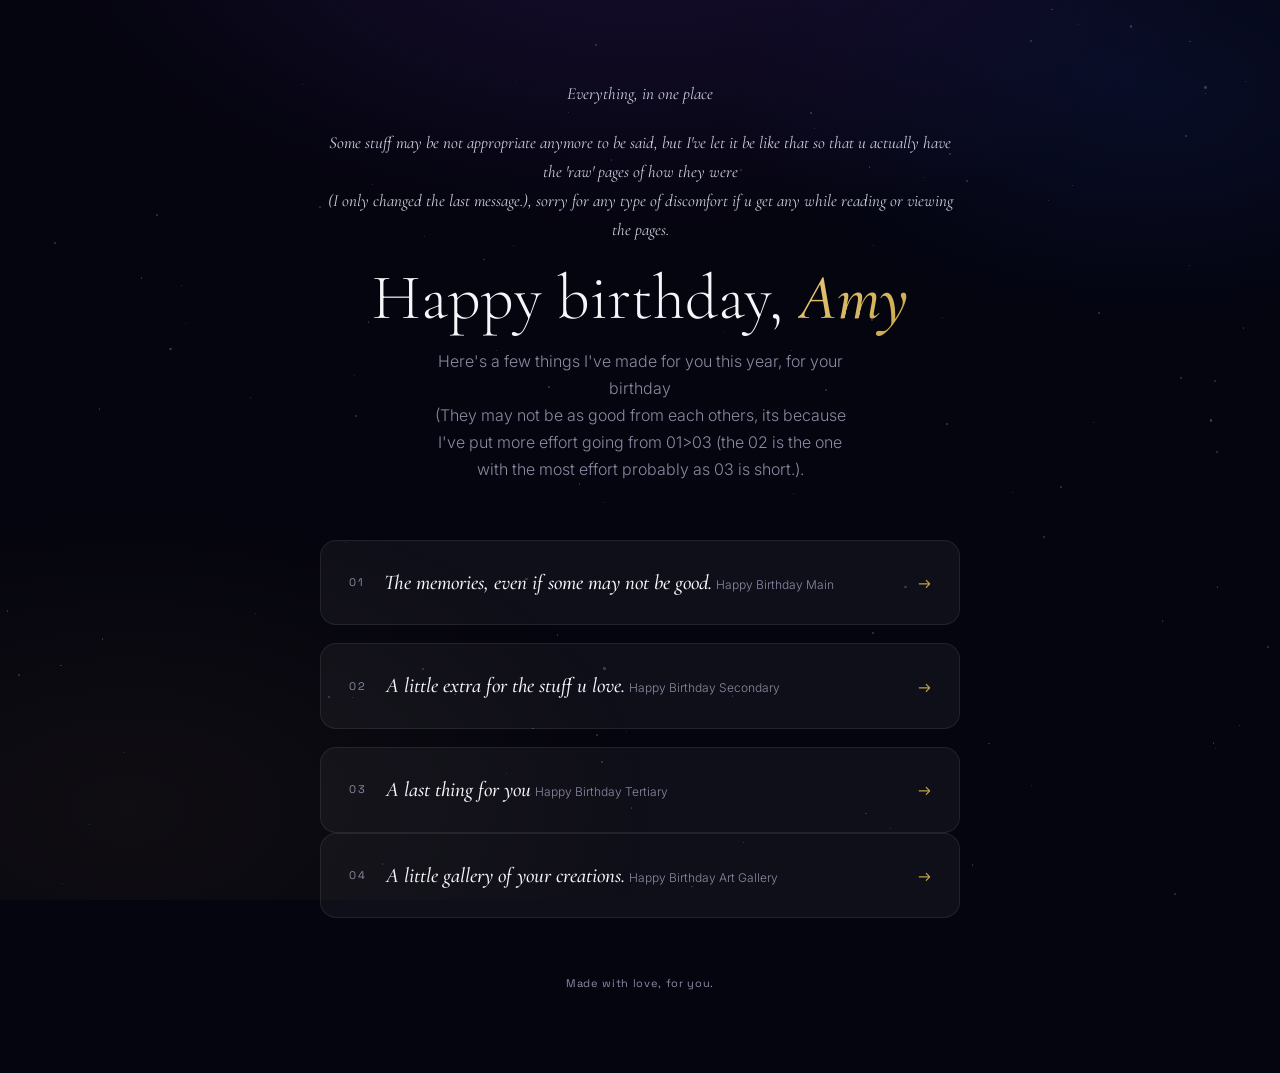
<file: index.html>
<!DOCTYPE html>
<html lang="en">
<head>
<meta charset="UTF-8">
<meta name="viewport" content="width=device-width, initial-scale=1.0">
<title>HBDAYGbl</title>
<meta name="description" content="Everything made for Amy's birthday, in one place.">
<link rel="icon" href="data:image/svg+xml,%3Csvg xmlns='http://www.w3.org/2000/svg' viewBox='0 0 100 100'%3E%3Ctext y='.9em' font-size='90'%3E%E2%9C%A6%3C/text%3E%3C/svg%3E">
<link rel="preconnect" href="https://fonts.googleapis.com">
<link rel="preconnect" href="https://fonts.gstatic.com" crossorigin>
<link href="https://fonts.googleapis.com/css2?family=Cormorant+Garamond:ital,wght@0,300;0,500;1,400;1,500;1,600&family=Inter:wght@300;400;500&family=Space+Grotesk:wght@400;500&display=swap" rel="stylesheet">
<style>
  :root {
    --void: #05050f;
    --night-2: #0d0d20;
    --surface: rgba(255,255,255,0.045);
    --surface-border: rgba(255,255,255,0.08);
    --star: #f6f6fa;
    --platinum: #cfcfe0;
    --muted: #8a8aa3;
    --gold: #c9a84c;
    --gold-light: #e8c97a;
    --violet: #7b3fe4;
    --rose: #e43f6f;
    --gradient-signature: linear-gradient(120deg, var(--gold) 0%, var(--rose) 45%, var(--violet) 100%);
    --gradient-gold: linear-gradient(135deg, var(--gold-light), var(--gold));
    --gradient-night: radial-gradient(ellipse 80% 60% at 50% -10%, rgba(123,63,228,0.16), transparent 60%),
                      radial-gradient(ellipse 60% 50% at 90% 10%, rgba(42,92,255,0.10), transparent 55%),
                      radial-gradient(ellipse 70% 60% at 10% 90%, rgba(201,168,76,0.06), transparent 60%);
    --font-display: 'Cormorant Garamond', Georgia, serif;
    --font-body: 'Inter', system-ui, sans-serif;
    --font-ui: 'Space Grotesk', system-ui, sans-serif;
    --ease-silk: cubic-bezier(0.19, 1, 0.22, 1);
    --spring: cubic-bezier(0.34, 1.56, 0.64, 1);
  }

  * { box-sizing: border-box; margin: 0; padding: 0; }

  body {
    background: var(--void);
    color: var(--star);
    font-family: var(--font-body);
    line-height: 1.7;
    min-height: 100vh;
    overflow-x: hidden;
    position: relative;
    display: flex;
    align-items: center;
    justify-content: center;
    padding: 80px 24px;
  }

  body::before {
    content: '';
    position: fixed;
    inset: 0;
    background: var(--gradient-night);
    pointer-events: none;
    z-index: 0;
  }

  #starfield { position: fixed; inset: 0; z-index: 0; pointer-events: none; overflow: hidden; }
  .star-dot { position: absolute; border-radius: 50%; background: var(--star); opacity: 0.2; animation: twinkle ease-in-out infinite; }
  @keyframes twinkle {
    0%, 100% { opacity: var(--min-op, 0.15); transform: scale(1); }
    50% { opacity: var(--max-op, 0.85); transform: scale(1.3); }
  }

  .hub {
    position: relative;
    z-index: 1;
    max-width: 640px;
    width: 100%;
    text-align: center;
  }

  .hub-eyebrow {
    font-family: var(--font-display);
    font-style: italic;
    font-size: clamp(14px, 1.6vw, 17px);
    color: var(--platinum);
    margin-bottom: 20px;
    opacity: 0;
    transform: translateY(14px);
    filter: blur(6px);
    animation: fadeUp 1.2s 0.2s var(--ease-silk) forwards;
  }

  .hub-title {
    font-family: var(--font-display);
    font-weight: 300;
    font-size: clamp(40px, 7vw, 64px);
    line-height: 1.05;
    margin-bottom: 16px;
    opacity: 0;
    transform: translateY(20px);
    filter: blur(8px);
    animation: fadeUp 1.3s 0.4s var(--ease-silk) forwards;
  }

  .hub-title em {
    font-style: italic;
    font-weight: 500;
    background: var(--gradient-gold);
    -webkit-background-clip: text;
    -webkit-text-fill-color: transparent;
    background-clip: text;
  }

  .hub-subtitle {
    font-size: clamp(14px, 1.5vw, 16px);
    font-weight: 300;
    color: var(--muted);
    max-width: 420px;
    margin: 0 auto 56px;
    opacity: 0;
    transform: translateY(16px);
    filter: blur(6px);
    animation: fadeUp 1.2s 0.65s var(--ease-silk) forwards;
  }

  @keyframes fadeUp {
    to { opacity: 1; transform: translateY(0); filter: blur(0); }
  }

  .hub-links {
    display: flex;
    flex-direction: column;
    gap: 18px;
  }

  .hub-link {
    display: flex;
    align-items: center;
    justify-content: space-between;
    gap: 20px;
    text-align: left;
    text-decoration: none;
    color: var(--star);
    background: var(--surface);
    border: 1px solid var(--surface-border);
    border-radius: 16px;
    padding: 24px 28px;
    opacity: 0;
    transform: translateY(20px);
    filter: blur(6px);
    animation: fadeUp 1s var(--ease-silk) forwards;
    transition: border-color 0.4s, transform 0.4s var(--ease-silk), box-shadow 0.4s;
  }

  .hub-link:nth-child(1) { animation-delay: 0.9s; }
  .hub-link:nth-child(2) { animation-delay: 1.05s; }
  .hub-link:nth-child(3) { animation-delay: 1.2s; }

  .hub-link:hover {
    border-color: rgba(201,168,76,0.3);
    transform: translateY(-4px);
    box-shadow: 0 24px 60px rgba(0,0,0,0.35);
  }

  .hub-link-num {
    font-family: var(--font-ui);
    font-size: 11px;
    letter-spacing: 0.14em;
    color: var(--muted);
    flex-shrink: 0;
  }

  .hub-link-text { flex: 1; }

  .hub-link-title {
    font-family: var(--font-display);
    font-style: italic;
    font-weight: 500;
    font-size: clamp(18px, 2vw, 21px);
    margin-bottom: 4px;
  }

  .hub-link-desc {
    font-size: 12px;
    font-weight: 300;
    color: var(--muted);
  }

  .hub-link-arrow {
    font-family: var(--font-ui);
    font-size: 16px;
    color: var(--gold);
    transition: transform 0.35s var(--spring);
    flex-shrink: 0;
  }

  .hub-link:hover .hub-link-arrow { transform: translateX(5px); }

  .hub-footer {
    margin-top: 56px;
    font-family: var(--font-ui);
    font-size: 11px;
    letter-spacing: 0.06em;
    color: var(--muted);
    opacity: 0;
    animation: fadeUp 1s 1.5s var(--ease-silk) forwards;
  }

  @media (prefers-reduced-motion: reduce) {
    *, *::before, *::after {
      animation-duration: 0.01ms !important;
      animation-iteration-count: 1 !important;
      transition-duration: 0.01ms !important;
    }
    .hub-eyebrow, .hub-title, .hub-subtitle, .hub-link, .hub-footer {
      opacity: 1 !important; transform: none !important; filter: none !important;
    }
  }

  #countdown-gate {
  position: fixed;
  inset: 0;
  z-index: 99999;
  background: var(--void, #05050f);
  display: flex;
  align-items: center;
  justify-content: center;
  padding: 24px;
  text-align: center;
  overflow: hidden;
}
.cg-inner { position: relative; z-index: 1; max-width: 560px; }
.cg-eyebrow {
  font-family: var(--font-display, serif);
  font-style: italic;
  color: var(--gold-light, #e8c97a);
  letter-spacing: 0.08em;
  margin-bottom: 22px;
  font-size: clamp(13px, 1.5vw, 15px);
}
.cg-title {
  font-family: var(--font-display, serif);
  font-weight: 300;
  font-size: clamp(30px, 5.5vw, 52px);
  line-height: 1.15;
  margin-bottom: 18px;
  color: var(--star, #f6f6fa);
}
.cg-title em {
  font-style: italic;
  font-weight: 500;
  background: var(--gradient-gold, linear-gradient(135deg,#e8c97a,#c9a84c));
  -webkit-background-clip: text;
  -webkit-text-fill-color: transparent;
  background-clip: text;
}
.cg-sub { color: var(--muted, #8a8aa3); font-size: 13px; font-weight: 300; margin-bottom: 4px; }
.cg-date {
  font-family: var(--font-ui, sans-serif);
  letter-spacing: 0.12em;
  text-transform: uppercase;
  color: var(--platinum, #cfcfe0);
  font-size: 13px;
  margin-bottom: 48px;
}
.cg-timer { display: flex; align-items: center; justify-content: center; gap: 14px; flex-wrap: wrap; }
.cg-unit {
  display: flex; flex-direction: column; align-items: center; gap: 6px;
  background: rgba(255,255,255,0.045);
  border: 1px solid rgba(255,255,255,0.08);
  border-radius: 16px;
  padding: 18px 22px;
  min-width: 80px;
}
.cg-unit span {
  font-family: var(--font-display, serif);
  font-style: italic;
  font-weight: 500;
  font-size: clamp(28px, 4.2vw, 42px);
  background: var(--gradient-gold, linear-gradient(135deg,#e8c97a,#c9a84c));
  -webkit-background-clip: text;
  -webkit-text-fill-color: transparent;
  background-clip: text;
  color: var(--star, #f6f6fa);
}
.cg-unit small {
  font-family: var(--font-ui, sans-serif);
  font-size: 10px;
  letter-spacing: 0.12em;
  text-transform:
  
</style>
</head>
<body>
  <div id="countdown-gate">
    <div class="cg-particles" id="cgParticles"></div>
    <div class="cg-inner">
      <p class="cg-eyebrow">Patience,</p>
      <h1 class="cg-title">something's is already created.<br><em>Amy</em></h1>
      <p class="cg-sub">This will unlock on:</p>
      <p class="cg-date">November 14, 2026</p>

      <div class="cg-timer">
        <div class="cg-unit">
          <div class="cg-flip" id="cgDaysFlip"><span class="cg-num" id="cgDays">00</span></div>
          <small>Days</small>
        </div>
        <div class="cg-sep"><span></span><span></span></div>
        <div class="cg-unit">
          <div class="cg-flip" id="cgHoursFlip"><span class="cg-num" id="cgHours">00</span></div>
          <small>Hours</small>
        </div>
        <div class="cg-sep"><span></span><span></span></div>
        <div class="cg-unit">
          <div class="cg-flip" id="cgMinsFlip"><span class="cg-num" id="cgMins">00</span></div>
          <small>Minutes</small>
        </div>
        <div class="cg-sep"><span></span><span></span></div>
        <div class="cg-unit">
          <div class="cg-flip" id="cgSecsFlip"><span class="cg-num" id="cgSecs">00</span></div>
          <small>Seconds</small>
        </div>
      </div>
    </div>
  </div>
  
  <div id="starfield" aria-hidden="true"></div>

  <main class="hub">
    <p class="hub-eyebrow">Everything, in one place</p>
    <p class="hub-eyebrow">Some stuff may be not appropriate anymore to be said, but I've let it be like that so that u actually have the 'raw' pages of how they were <br> (I only changed the last message.), sorry for any type of discomfort if u get any while reading or viewing the pages.</p>
    <h1 class="hub-title">Happy birthday, <em>Amy</em></h1>
    <p class="hub-subtitle">Here's a few things I've made for you this year, for your birthday <br> (They may not be as good from each others, its because I've put more effort going from 01>03 (the 02 is the one with the most effort probably as 03 is short.).</p>

    <div class="hub-links">
      <a class="hub-link" href="HBDAYA1.html">
        <span class="hub-link-num">01</span>
        <span class="hub-link-text">
          <span class="hub-link-title">The memories, even if some may not be good.</span>
          <span class="hub-link-desc">Happy Birthday Main</span>
        </span>
        <span class="hub-link-arrow" aria-hidden="true">→</span>
      </a>

      <a class="hub-link" href="HBDAYA2.html">
        <span class="hub-link-num">02</span>
        <span class="hub-link-text">
          <span class="hub-link-title">A little extra for the stuff u love.</span>
          <span class="hub-link-desc">Happy Birthday Secondary</span>
        </span>
        <span class="hub-link-arrow" aria-hidden="true">→</span>
      </a>

      <a class="hub-link" href="HBDAYA3.html">
        <span class="hub-link-num">03</span>
        <span class="hub-link-text">
          <span class="hub-link-title">A last thing for you</span>
          <span class="hub-link-desc">Happy Birthday Tertiary</span>
        </span>
        <span class="hub-link-arrow" aria-hidden="true">→</span>
      </a>
    </div>

    
    <a class="hub-link" href="HBDAYAG.html">
      <span class="hub-link-num">04</span>
      <span class="hub-link-text">
        <span class="hub-link-title">A little gallery of your creations.</span>
        <span class="hub-link-desc">Happy Birthday Art Gallery</span>
      </span>
      <span class="hub-link-arrow" aria-hidden="true">→</span>
    </a>

    <p class="hub-footer">Made with love, for you.</p>
  </main>

  <script>
    (function () {
      var field = document.getElementById("starfield");
      var reduceMotion = window.matchMedia("(prefers-reduced-motion: reduce)").matches;
      var count = window.innerWidth < 640 ? 60 : 110;
      var frag = document.createDocumentFragment();

      for (var i = 0; i < count; i++) {
        var star = document.createElement("span");
        star.className = "star-dot";
        var size = (Math.random() * 1.8 + 0.6).toFixed(2);
        star.style.width = size + "px";
        star.style.height = size + "px";
        star.style.top = (Math.random() * 100).toFixed(2) + "%";
        star.style.left = (Math.random() * 100).toFixed(2) + "%";
        star.style.setProperty("--min-op", (Math.random() * 0.2 + 0.08).toFixed(2));
        star.style.setProperty("--max-op", (Math.random() * 0.5 + 0.5).toFixed(2));
        star.style.animationDuration = (Math.random() * 3.5 + 2.5).toFixed(2) + "s";
        star.style.animationDelay = (Math.random() * 5).toFixed(2) + "s";
        frag.appendChild(star);
      }
      field.appendChild(frag);

      if (!reduceMotion && window.matchMedia("(pointer: fine)").matches) {
        window.addEventListener("mousemove", function (e) {
          var x = (e.clientX / window.innerWidth - 0.5) * 10;
          var y = (e.clientY / window.innerHeight - 0.5) * 10;
          field.style.transform = "translate(" + x + "px, " + y + "px)";
        });
      }
    })();

        // Countdown gate
      (function () {
        var gate = document.getElementById("countdown-gate");
        if (!gate) return;
        var target = new Date("2026-11-14T00:00:00");
        document.body.classList.add("cg-locked");
        var daysEl = document.getElementById("cgDays");
        var hoursEl = document.getElementById("cgHours");
        var minsEl = document.getElementById("cgMins");
        var secsEl = document.getElementById("cgSecs");

        function reveal() {
          gate.style.transition = "opacity .8s ease";
          gate.style.opacity = "0";
          setTimeout(function () {
            gate.remove();
            document.body.classList.remove("cg-locked");
          }, 850);
        }

        function tick() {
          var diff = target - new Date();
          if (diff <= 0) { clearInterval(timer); reveal(); return; }
          var d = Math.floor(diff / 86400000);
          var h = Math.floor((diff % 86400000) / 3600000);
          var m = Math.floor((diff % 3600000) / 60000);
          var s = Math.floor((diff % 60000) / 1000);
          if (daysEl) daysEl.textContent = String(d).padStart(2, "0");
          if (hoursEl) hoursEl.textContent = String(h).padStart(2, "0");
          if (minsEl) minsEl.textContent = String(m).padStart(2, "0");
          if (secsEl) secsEl.textContent = String(s).padStart(2, "0");
        }
        tick();
        var timer = setInterval(tick, 1000);
      })();
  </script>

</body>
</html>
</file>
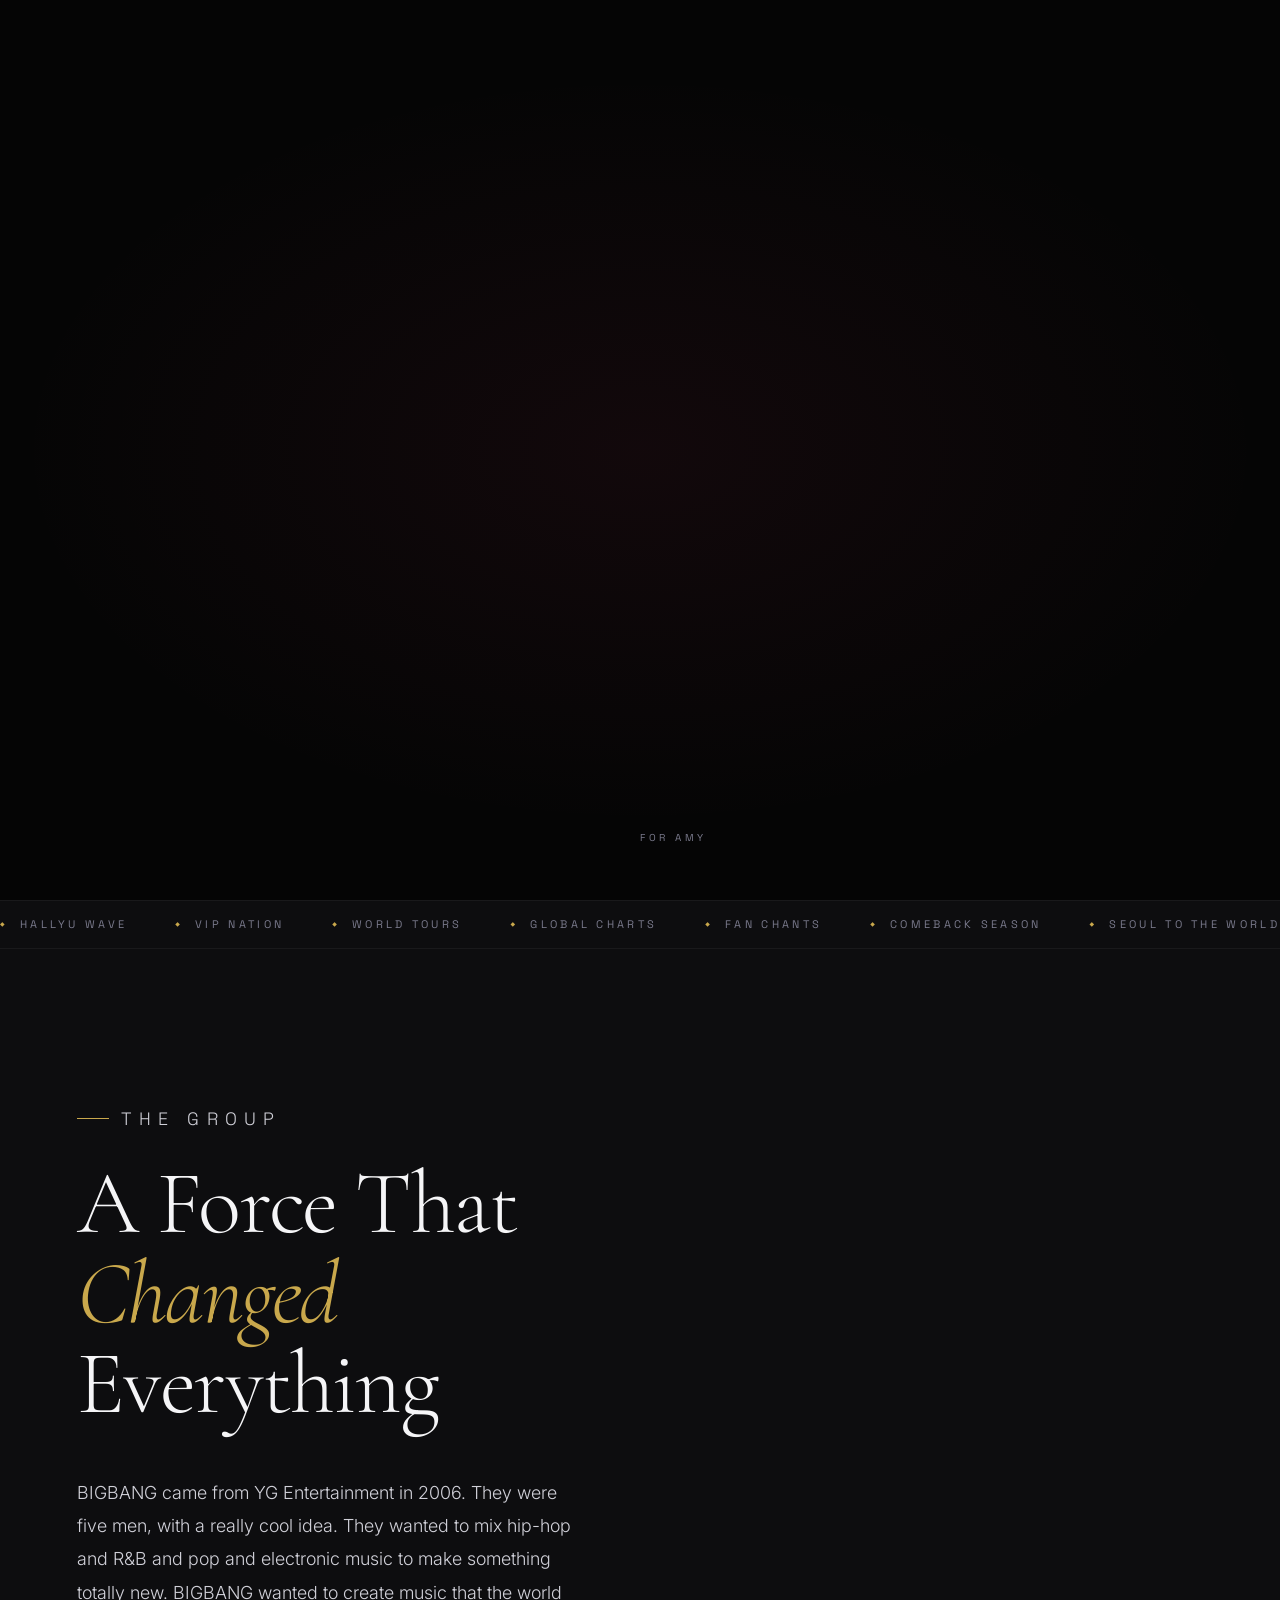
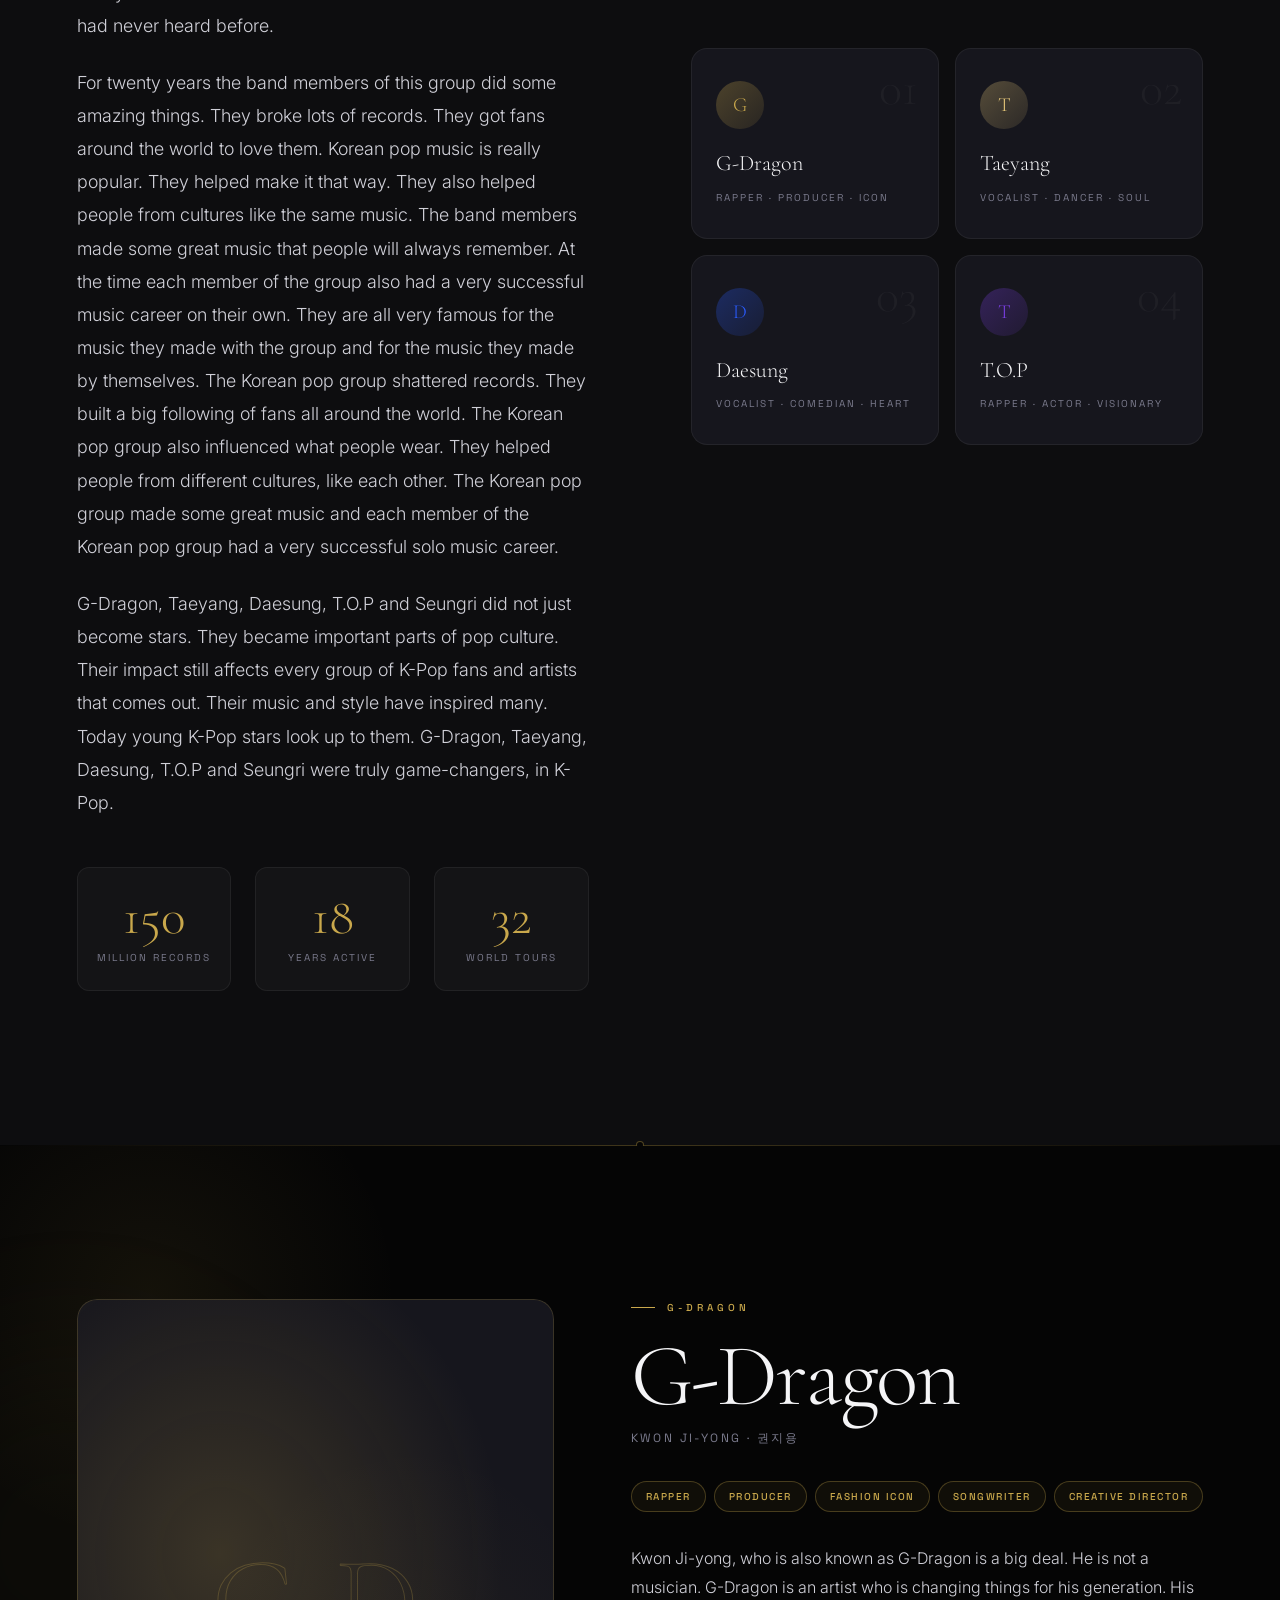
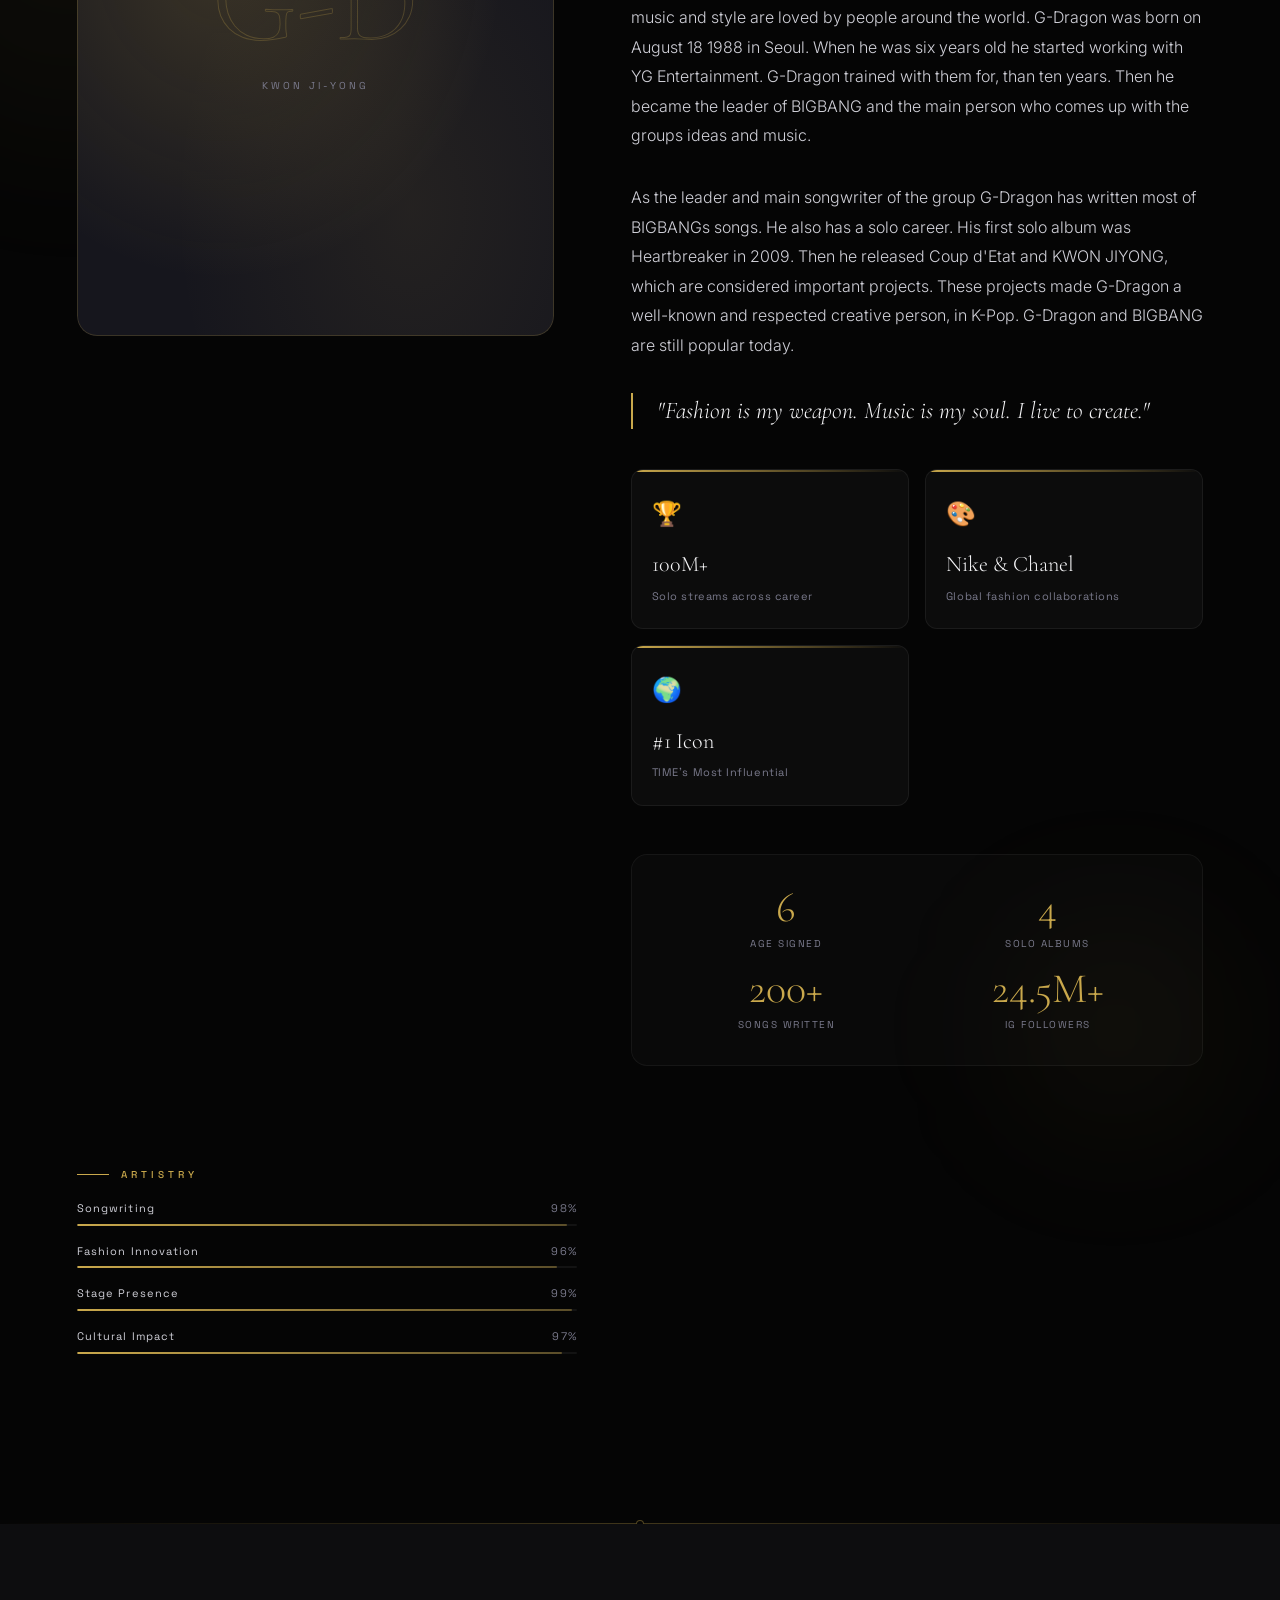
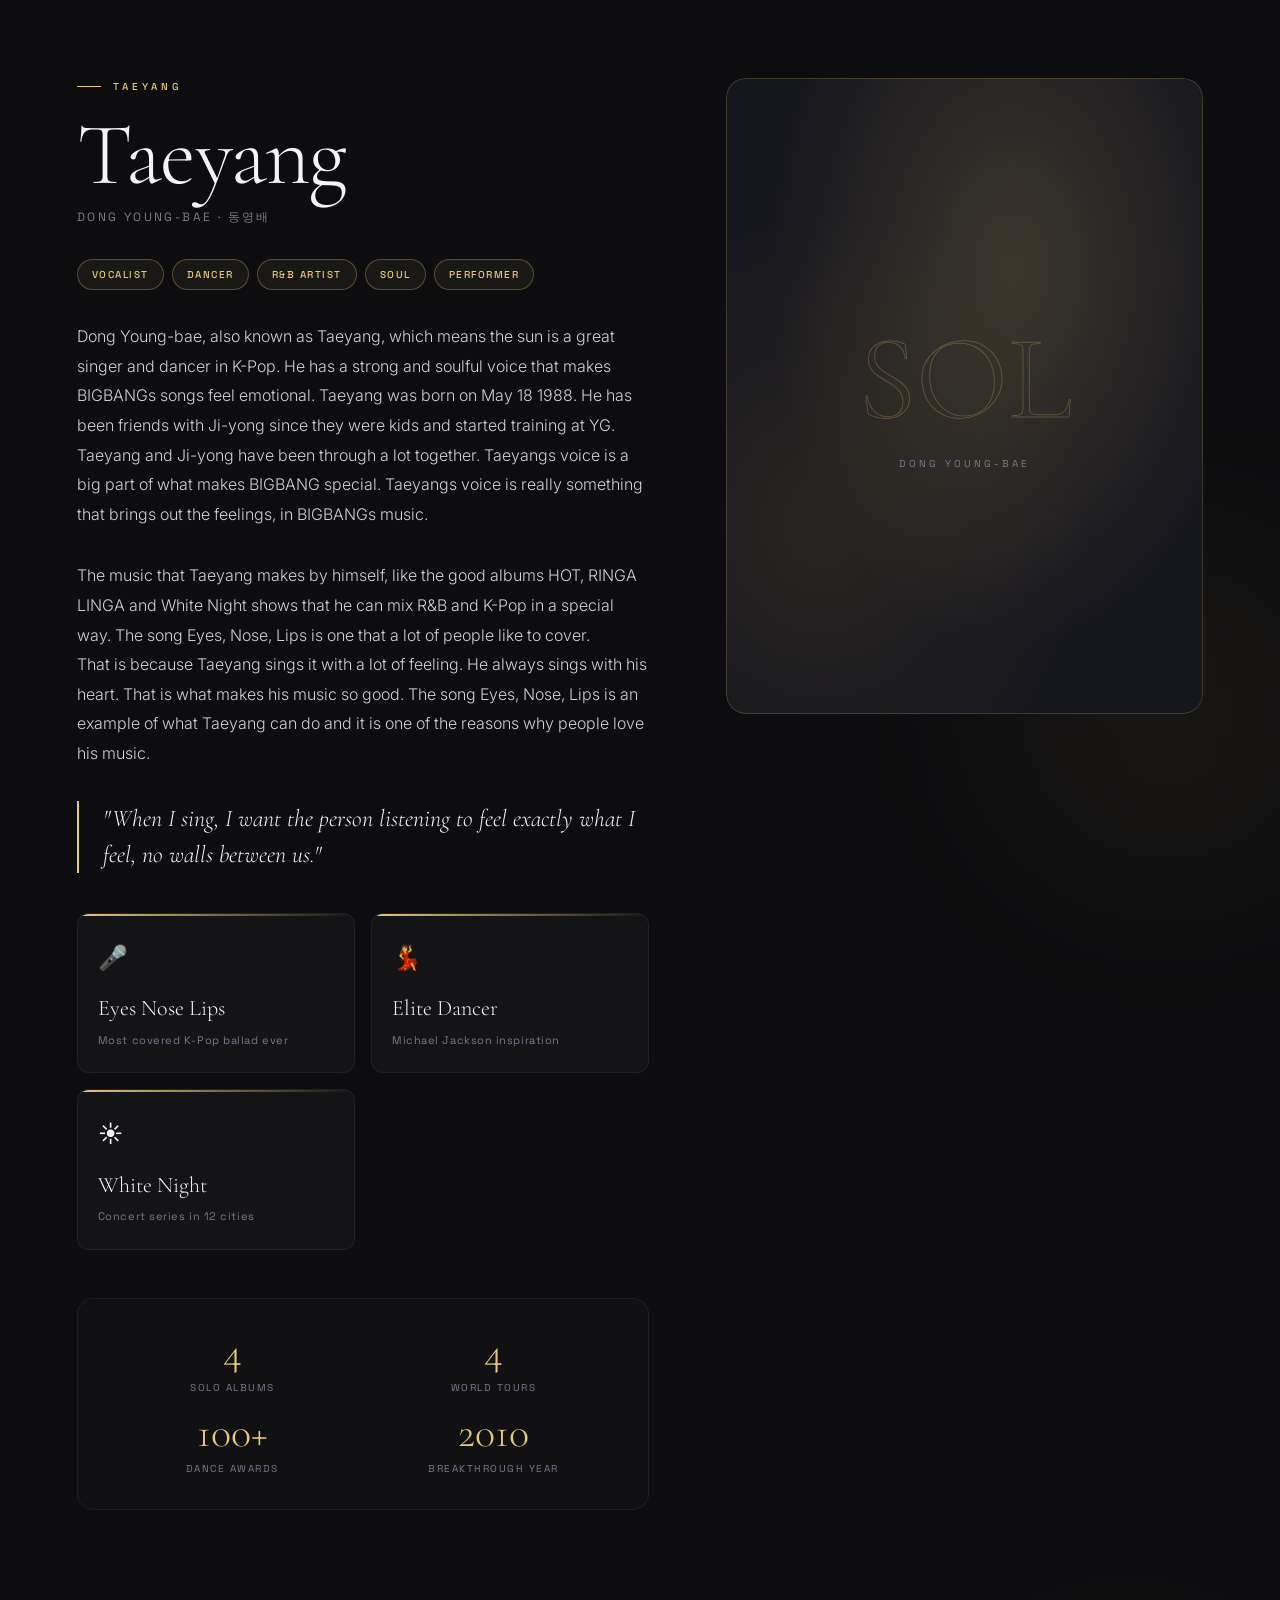
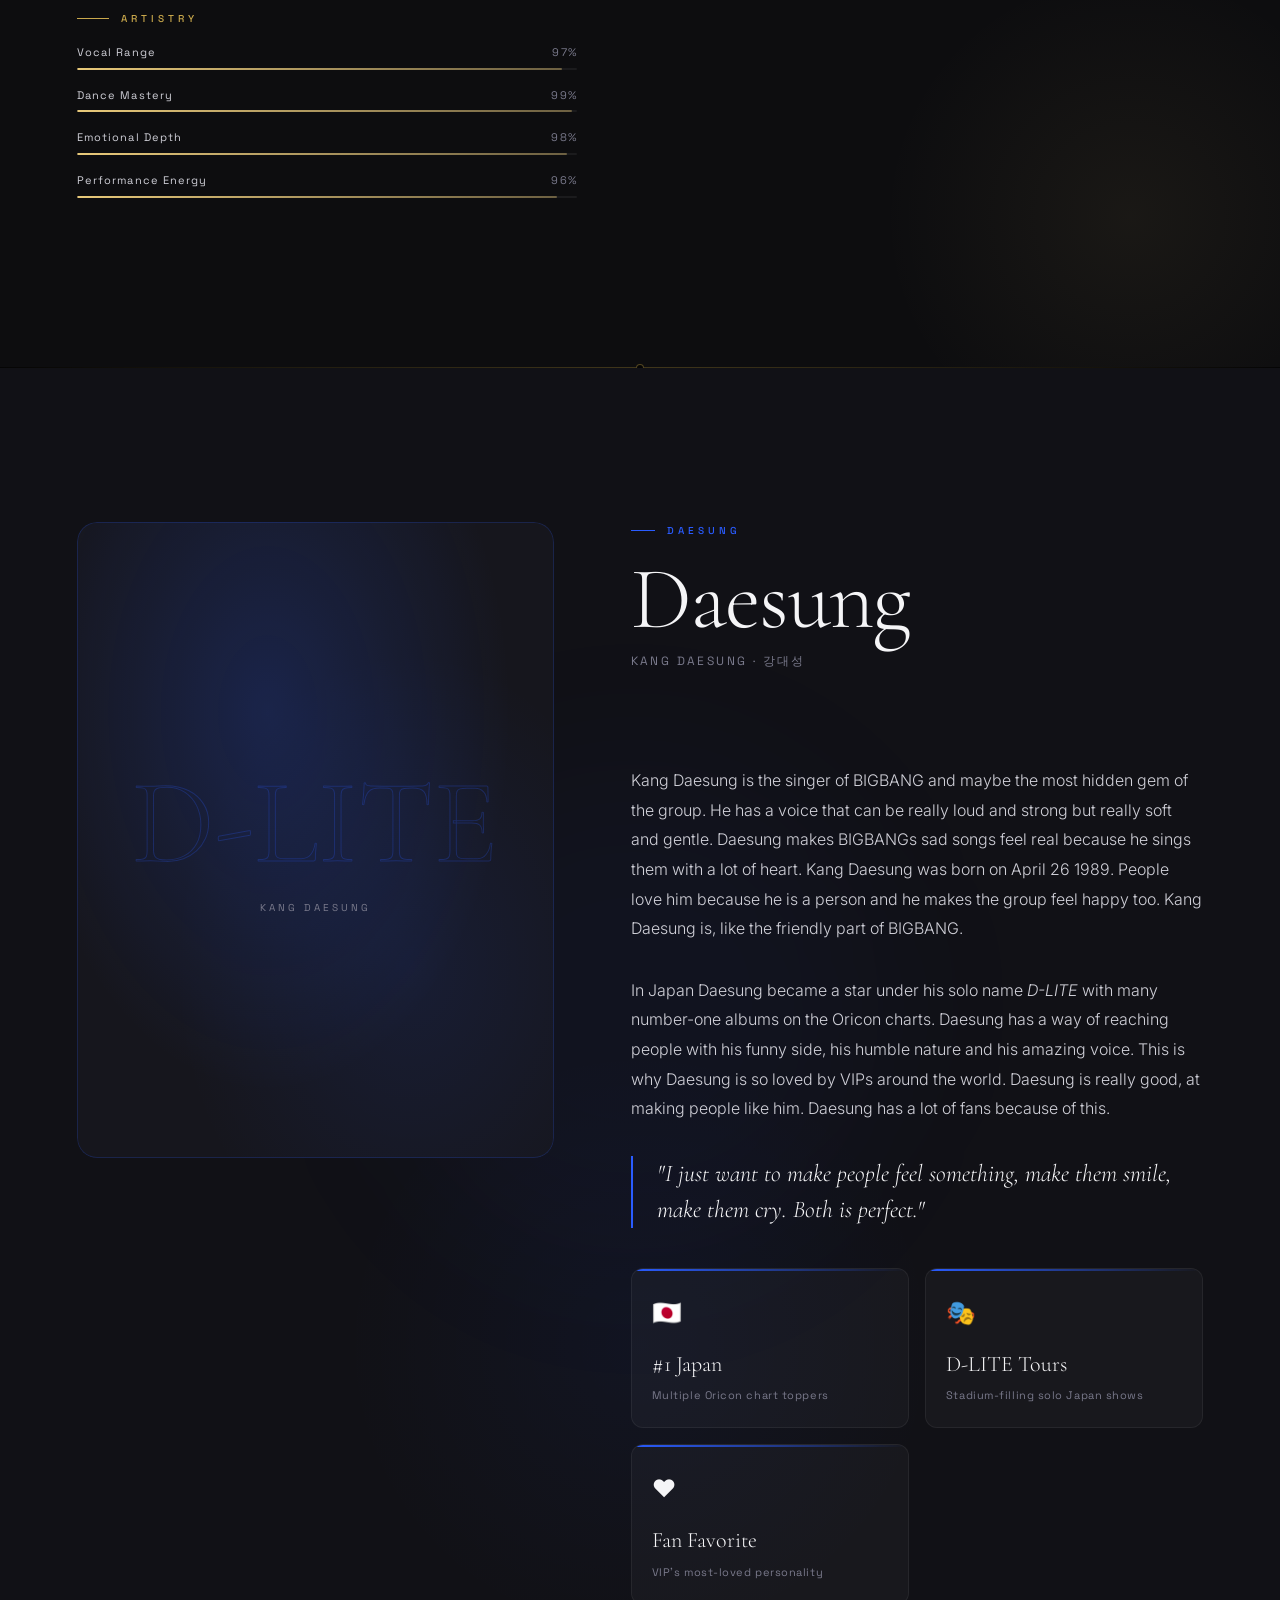
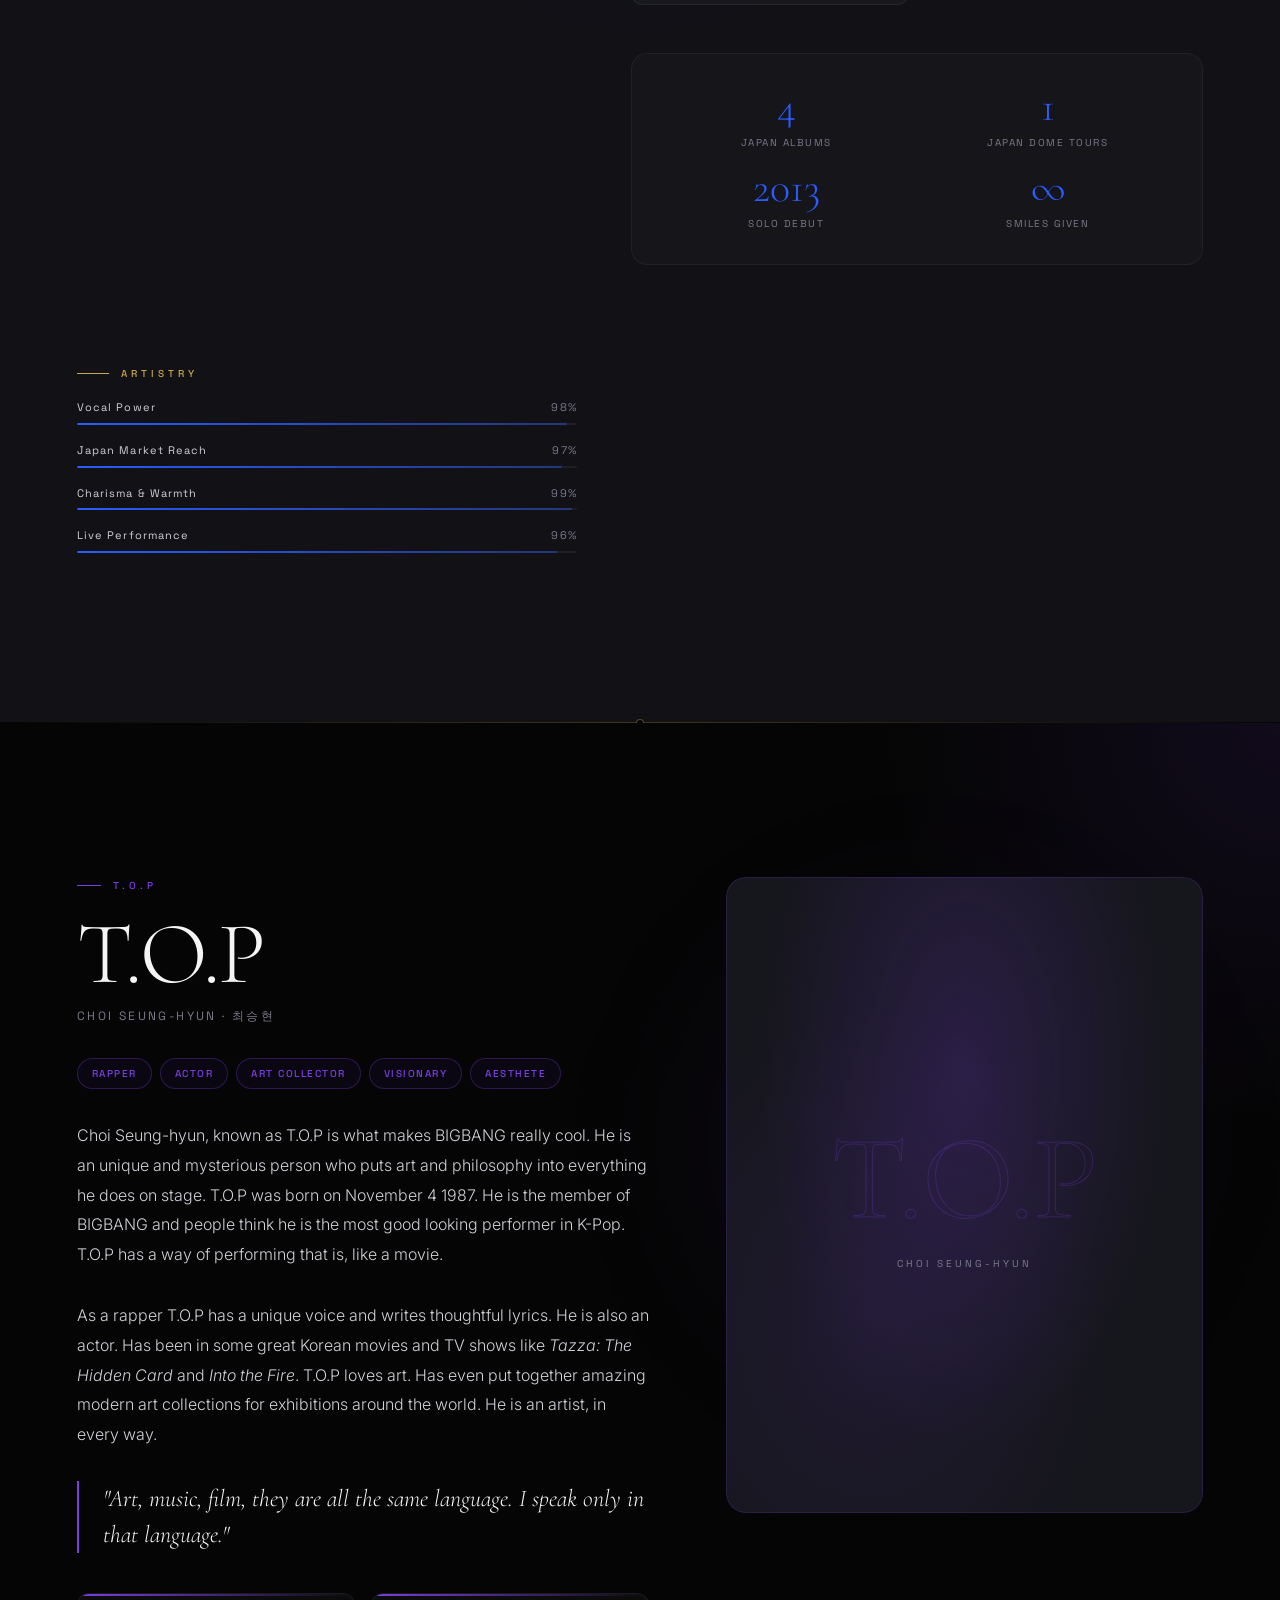
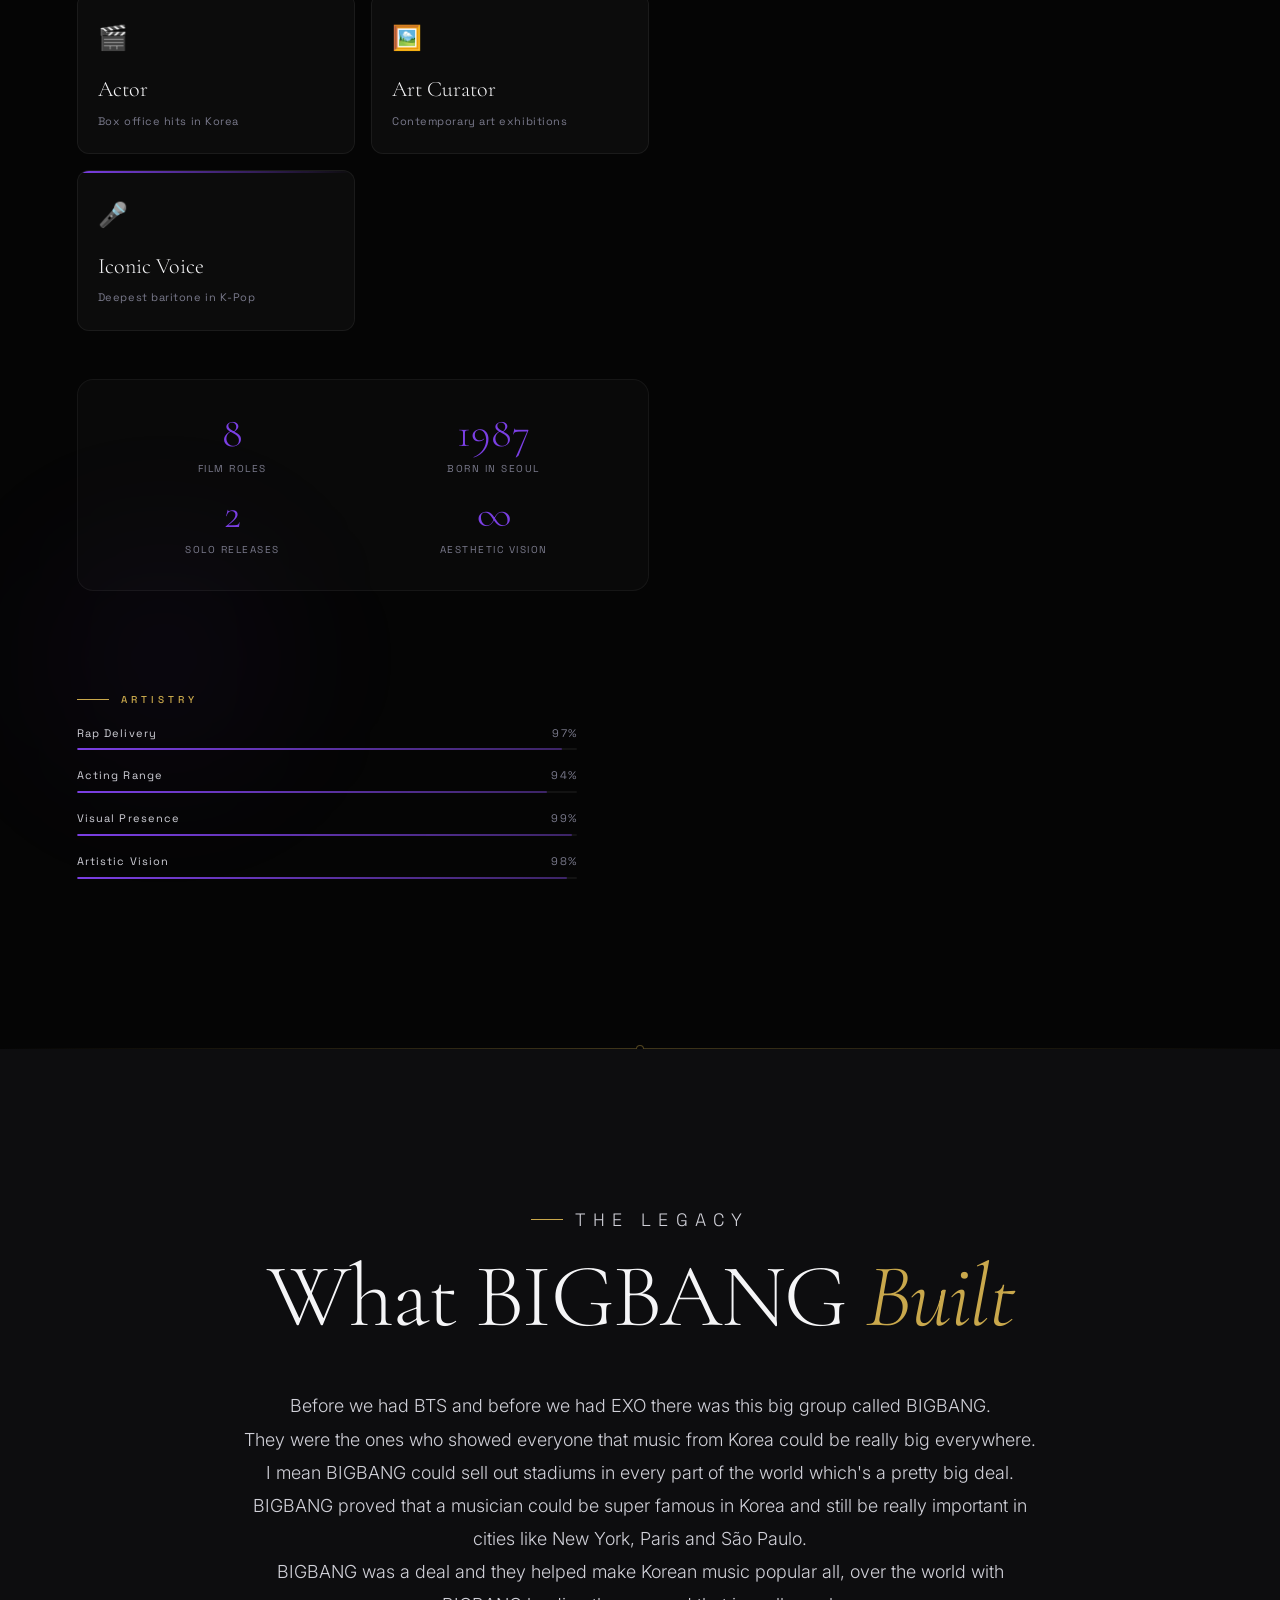
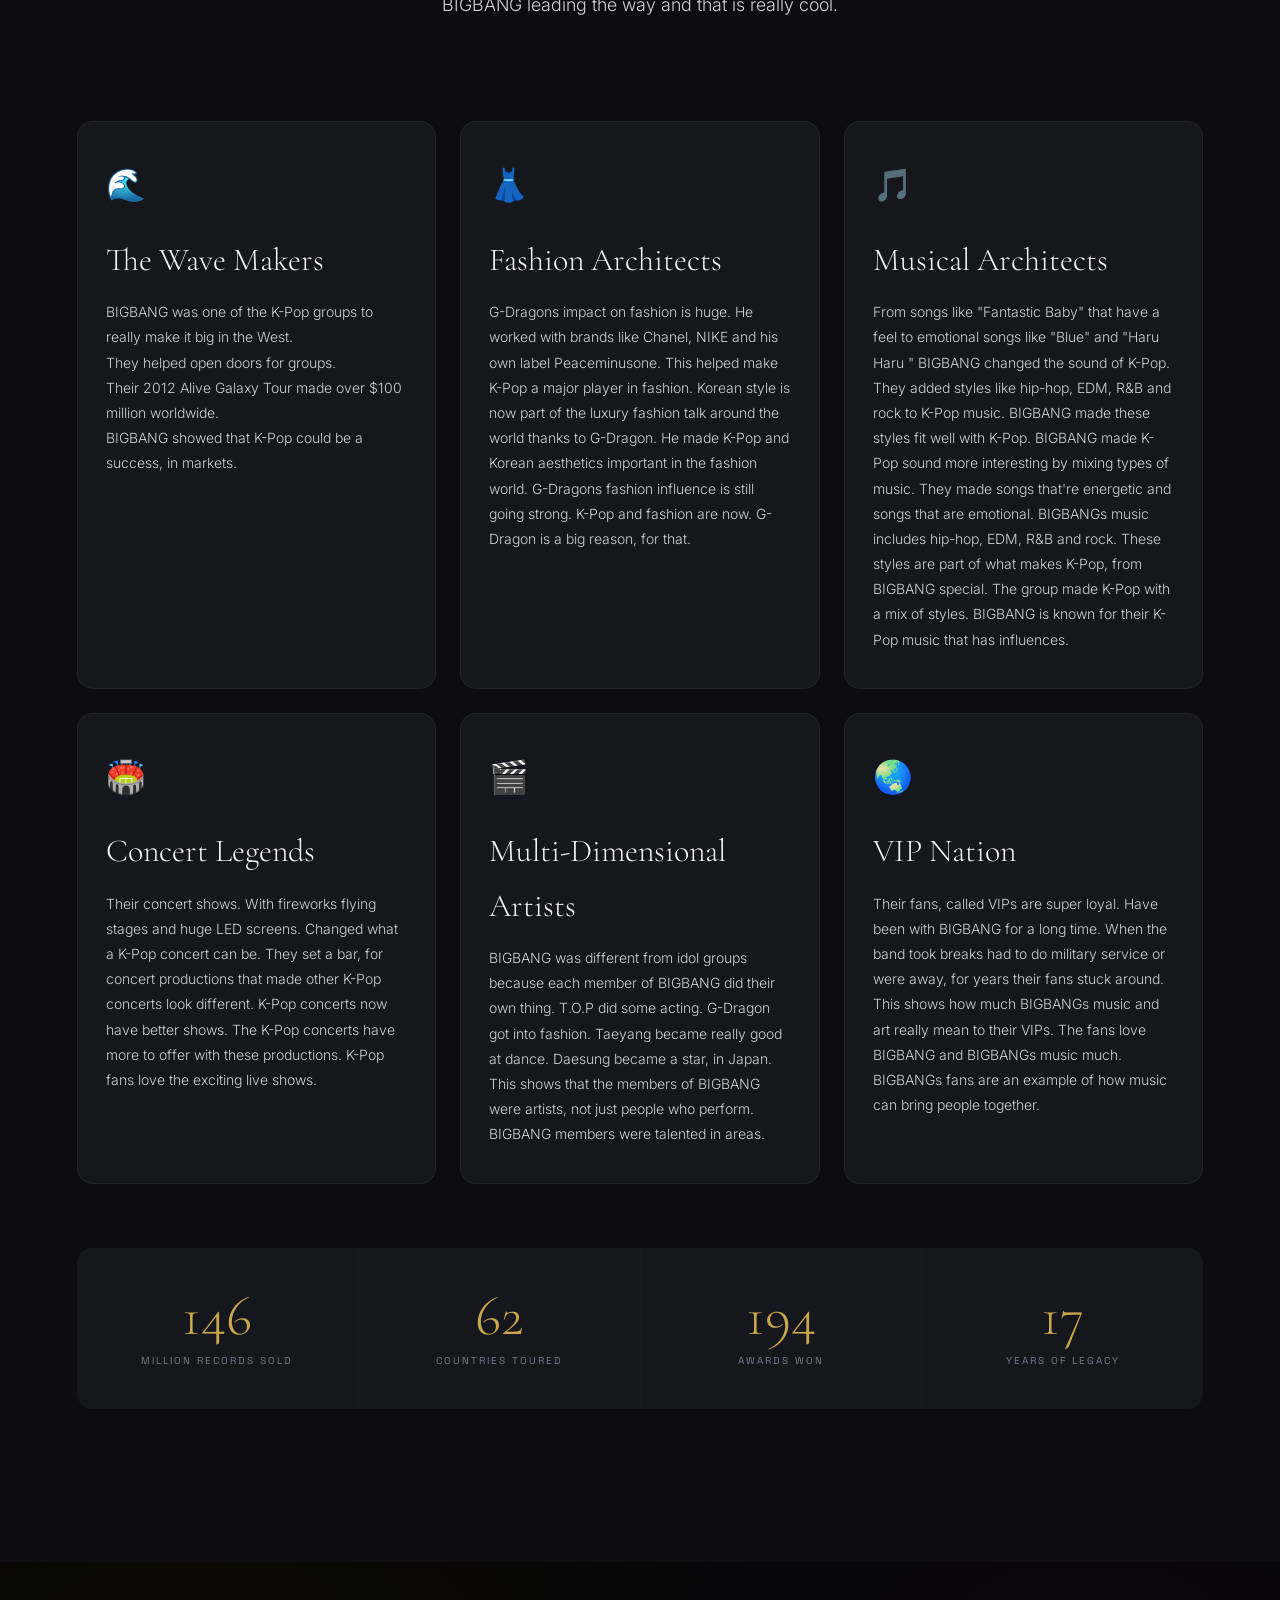
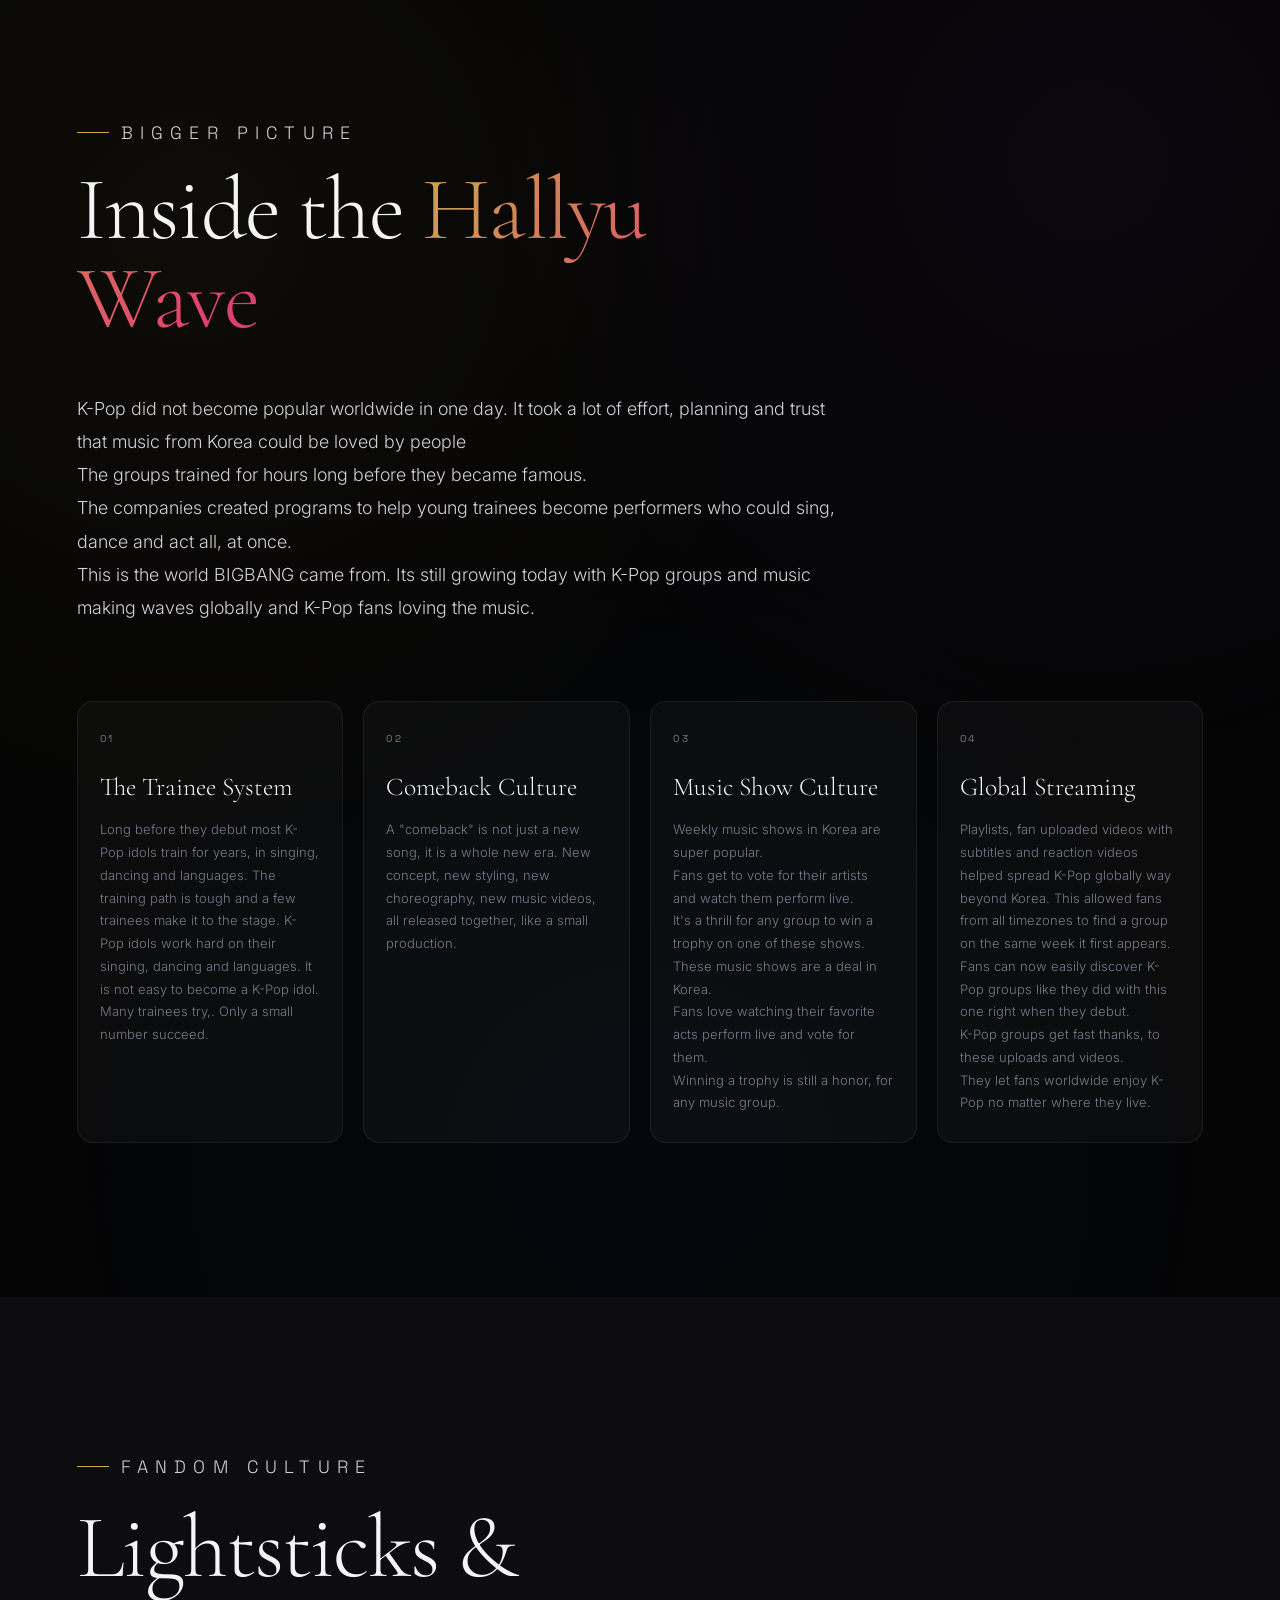
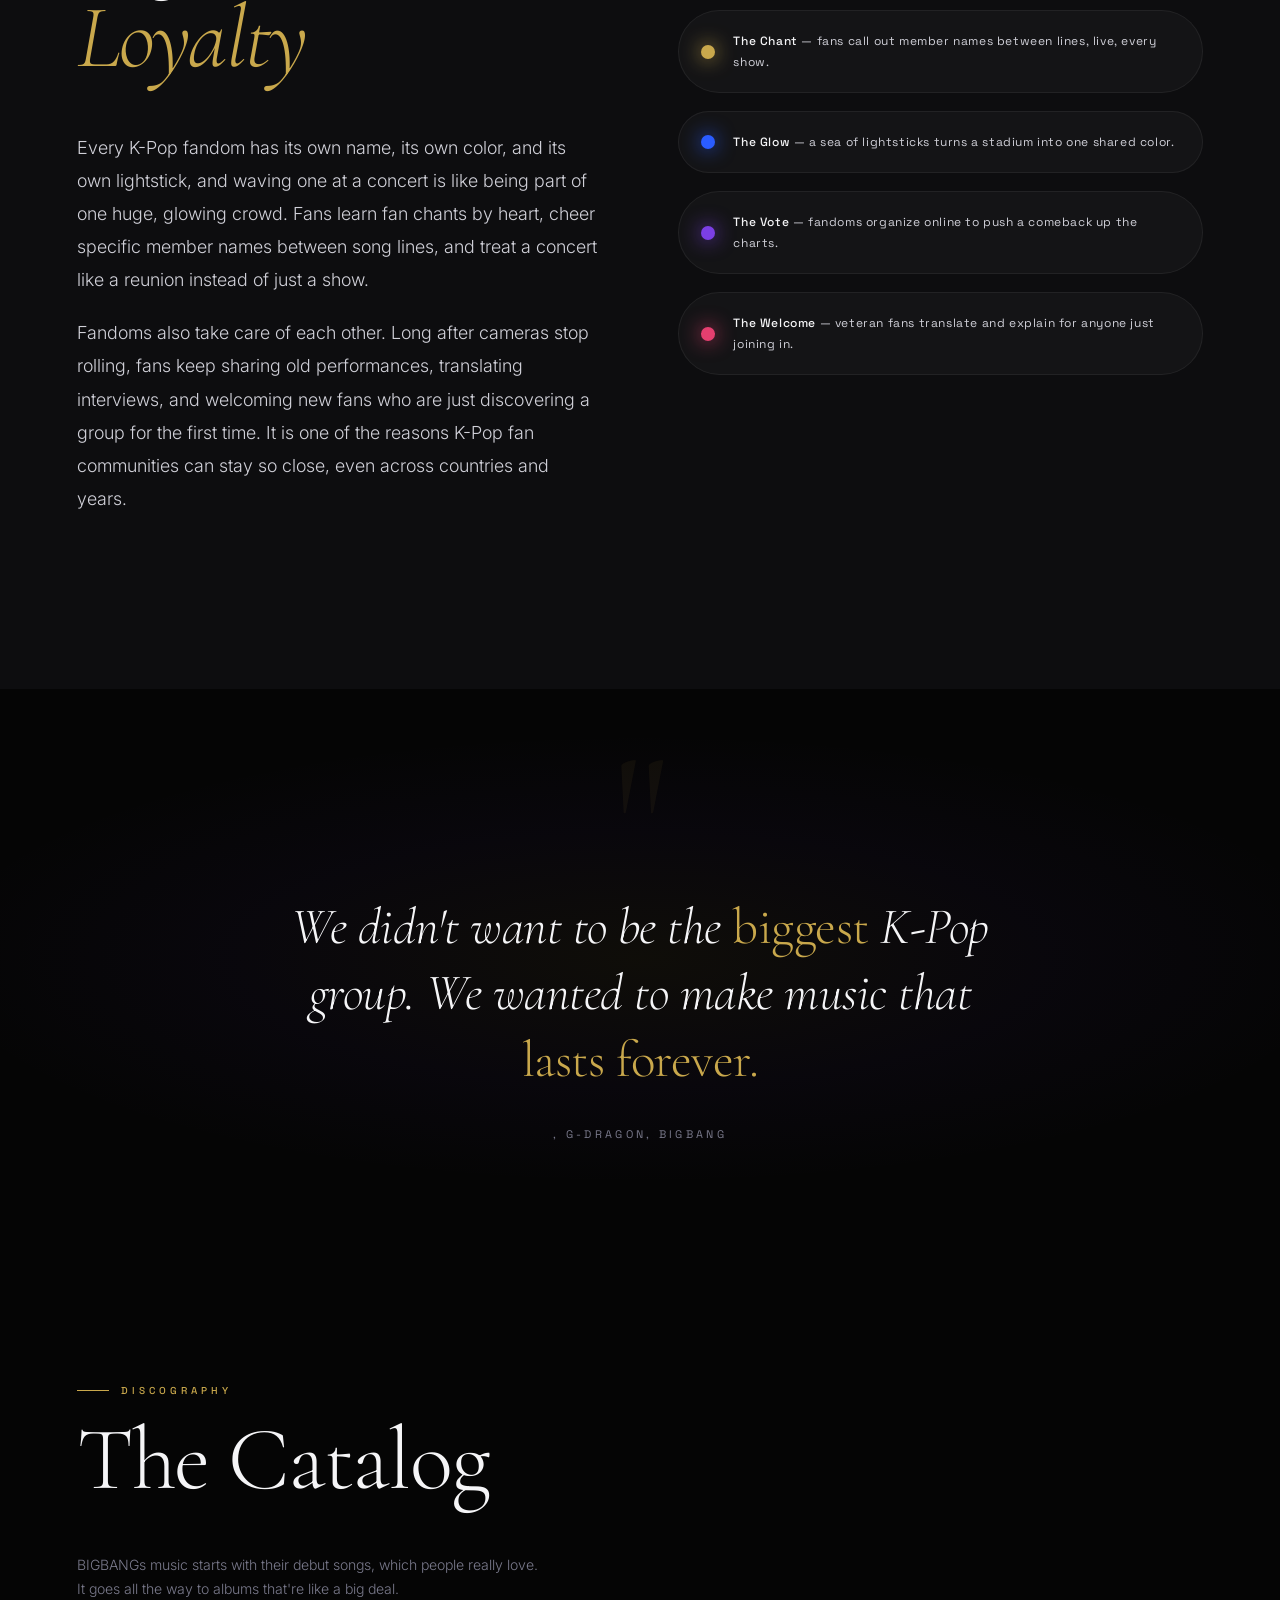
<file: HBDAYA2.html>
<!DOCTYPE html>
<html lang="en">
<head>
<meta charset="UTF-8">
<meta name="viewport" content="width=device-width, initial-scale=1.0">
<title>HBDAYA2</title>
<link rel="preconnect" href="https://fonts.googleapis.com">
<link href="https://fonts.googleapis.com/css2?family=Cormorant+Garamond:ital,wght@0,300;0,400;0,600;1,300;1,400&family=Inter:wght@300;400;500;600&family=Space+Grotesk:wght@300;400;500;700&family=Bodoni+Moda:ital,opsz,wght@0,6..96,300;0,6..96,500;1,6..96,400&display=swap" rel="stylesheet">

<style>
/* ============================================================
   DESIGN TOKENS & CUSTOM PROPERTIES
   ============================================================ */
:root {
  --black: #050505;
  --charcoal: #0d0d0f;
  --dark: #111116;
  --surface: #16161d;
  --surface-2: #1c1c26;
  --surface-3: #202030;
  --white: #f5f5f7;
  --platinum: #d0d0d8;
  --muted: #7a7a8c;
  --muted-dim: #55556a;
  --gold: #c9a84c;
  --gold-light: #e8c97a;
  --sapphire: #2a5cff;
  --sapphire-glow: rgba(42,92,255,0.35);
  --violet: #7b3fe4;
  --violet-glow: rgba(123,63,228,0.3);
  --rose: #e43f6f;

  --gd-color: #c9a84c;
  --gd-glow: rgba(201,168,76,0.4);
  --ty-color: #e8c97a;
  --ty-glow: rgba(232,201,122,0.35);
  --ds-color: #2a5cff;
  --ds-glow: rgba(42,92,255,0.4);
  --top-color: #7b3fe4;
  --top-glow: rgba(123,63,228,0.4);

  --gradient-signature: linear-gradient(120deg, var(--gold) 0%, var(--rose) 45%, var(--violet) 100%);
  --gradient-gold: linear-gradient(135deg, var(--gold-light), var(--gold));
  --gradient-mesh: radial-gradient(circle at 15% 20%, rgba(201,168,76,0.08), transparent 40%),
                   radial-gradient(circle at 85% 15%, rgba(123,63,228,0.08), transparent 40%),
                   radial-gradient(circle at 50% 90%, rgba(42,92,255,0.06), transparent 45%);

  --font-display: 'Cormorant Garamond', Georgia, serif;
  --font-editorial: 'Bodoni Moda', 'Cormorant Garamond', serif;
  --font-body: 'Inter', system-ui, sans-serif;
  --font-ui: 'Space Grotesk', system-ui, sans-serif;

  --ease-out: cubic-bezier(0.16, 1, 0.3, 1);
  --ease-in-out: cubic-bezier(0.65, 0, 0.35, 1);
  --ease-soft: cubic-bezier(0.22, 1, 0.36, 1);
  --spring: cubic-bezier(0.34, 1.56, 0.64, 1);
  --spring-hard: cubic-bezier(0.68, -0.6, 0.32, 1.6);

  --nav-h: 72px;
  --section-pad: clamp(80px, 12vw, 160px);
  --radius-sm: 10px;
  --radius-md: 16px;
  --radius-lg: 24px;
  --shadow-soft: 0 20px 60px rgba(0,0,0,0.35);
  --shadow-gold: 0 20px 60px rgba(201,168,76,0.12);
}

/* ============================================================
   RESET & BASE
   ============================================================ */
*, *::before, *::after { box-sizing: border-box; margin: 0; padding: 0; }

html {
  scroll-behavior: smooth;
  scroll-snap-type: y proximity;
  overflow-x: hidden;
}

body {
  background: var(--black);
  color: var(--white);
  font-family: var(--font-body);
  font-size: clamp(14px, 1.1vw, 16px);
  line-height: 1.7;
  overflow-x: hidden;
  cursor: none;
  position: relative;
}

body::after {
  content: '';
  position: fixed;
  inset: 0;
  background: var(--gradient-mesh);
  pointer-events: none;
  z-index: 1;
  mix-blend-mode: screen;
}

::selection { background: rgba(201,168,76,0.35); color: var(--white); }

/* Scrollbar */
::-webkit-scrollbar { width: 5px; }
::-webkit-scrollbar-track { background: var(--black); }
::-webkit-scrollbar-thumb {
  background: linear-gradient(var(--gold), var(--violet));
  border-radius: 4px;
}

/* Visible keyboard focus */
a:focus-visible, button:focus-visible, [tabindex]:focus-visible {
  outline: 1px solid var(--gold);
  outline-offset: 4px;
  border-radius: 4px;
}

/* ============================================================
   HEART INTRO — "I LOVE YOU" HEART ANIMATION (plays before preloader)
   ============================================================ */
#heart-intro {
  position: fixed;
  inset: 0;
  z-index: 10001;
  background: var(--black);
  display: flex;
  align-items: center;
  justify-content: center;
  overflow: hidden;
  transition: opacity 1.1s var(--ease-out), visibility 1.1s;
}

#heart-intro.done { opacity: 0; visibility: hidden; pointer-events: none; }

#heart-intro::before {
  content: '';
  position: absolute;
  inset: 0;
  background: radial-gradient(ellipse 70% 60% at 50% 50%, rgba(228,63,111,0.06) 0%, transparent 70%);
}

.heart-intro-stage {
  position: relative;
  width: min(72vw, 460px);
  height: min(72vw, 460px);
  z-index: 1;
}

.heart-word {
  position: absolute;
  transform: translate(-50%, -50%);
  font-family: var(--font-ui);
  font-weight: 500;
  color: var(--rose);
  text-shadow: 0 0 6px rgba(228,63,111,0.9), 0 0 14px rgba(228,63,111,0.6), 0 0 26px rgba(228,63,111,0.35);
  white-space: nowrap;
  opacity: 0;
  animation-name: heartWordFlicker;
  animation-iteration-count: infinite;
  animation-timing-function: ease-in-out;
  pointer-events: none;
}

@keyframes heartWordFlicker {
  0%   { opacity: 0; }
  8%   { opacity: 1; }
  20%  { opacity: 0.35; }
  32%  { opacity: 1; }
  46%  { opacity: 0.15; }
  60%  { opacity: 0.9; }
  78%  { opacity: 0.2; }
  100% { opacity: 0; }
}

.heart-center-text {
  position: absolute;
  top: 47%; left: 50%;
  transform: translate(-50%, -50%);
  z-index: 2;
  font-family: var(--font-display);
  font-style: italic;
  font-weight: 400;
  font-size: clamp(26px, 5.6vw, 44px);
  color: var(--white);
  text-align: center;
  letter-spacing: 0.02em;
  opacity: 0;
  animation: heartCenterFade 3.4s ease-in-out infinite;
  text-shadow: 0 0 20px rgba(255,255,255,0.25);
}

@keyframes heartCenterFade {
  0%   { opacity: 0; transform: translate(-50%, -50%) scale(0.94); }
  15%  { opacity: 1; transform: translate(-50%, -50%) scale(1); }
  50%  { opacity: 1; }
  72%  { opacity: 0; transform: translate(-50%, -50%) scale(1.02); }
  100% { opacity: 0; }
}

.heart-intro-label {
  position: absolute;
  bottom: clamp(28px, 6vh, 56px);
  left: 50%;
  transform: translateX(-50%);
  font-family: var(--font-ui);
  font-size: 10px;
  letter-spacing: 0.35em;
  text-transform: uppercase;
  color: var(--muted);
  opacity: 0;
  animation: fadeUp 1s 0.6s var(--ease-out) forwards;
}

/* ============================================================
   PRELOADER
   ============================================================ */
#preloader {
  position: fixed;
  inset: 0;
  z-index: 10000;
  background: var(--black);
  display: flex;
  align-items: center;
  justify-content: center;
  flex-direction: column;
  gap: 24px;
  transition: opacity 0.9s var(--ease-out), visibility 0.9s;
}

#preloader.done { opacity: 0; visibility: hidden; pointer-events: none; }

.preloader-mark {
  font-family: var(--font-editorial);
  font-size: clamp(28px, 5vw, 44px);
  font-weight: 300;
  letter-spacing: 0.3em;
  text-transform: uppercase;
  color: var(--white);
  opacity: 0.9;
}

.preloader-mark span { color: var(--gold); }

.preloader-bar {
  width: min(240px, 60vw);
  height: 1px;
  background: rgba(255,255,255,0.1);
  position: relative;
  overflow: hidden;
}

.preloader-bar-fill {
  position: absolute;
  inset: 0 100% 0 0;
  background: var(--gradient-signature);
  animation: preloaderFill 1.6s var(--ease-out) forwards;
}

@keyframes preloaderFill {
  to { inset: 0 0 0 0; }
}

.preloader-label {
  font-family: var(--font-ui);
  font-size: 10px;
  letter-spacing: 0.35em;
  text-transform: uppercase;
  color: var(--muted);
}

/* ============================================================
   CURSOR
   ============================================================ */
#cursor {
  position: fixed;
  width: 12px; height: 12px;
  background: var(--gold);
  border-radius: 50%;
  pointer-events: none;
  z-index: 9999;
  transform: translate(-50%, -50%);
  transition: width 0.25s var(--ease-out), height 0.25s var(--ease-out),
              background 0.25s, opacity 0.3s;
  mix-blend-mode: difference;
}

#cursor-ring {
  position: fixed;
  width: 40px; height: 40px;
  border: 1px solid rgba(201,168,76,0.5);
  border-radius: 50%;
  pointer-events: none;
  z-index: 9998;
  transform: translate(-50%, -50%);
  transition: width 0.4s var(--ease-out), height 0.4s var(--ease-out),
              border-color 0.3s, opacity 0.3s;
}

#cursor-trail {
  position: fixed;
  width: 5px; height: 5px;
  border-radius: 50%;
  background: var(--rose);
  pointer-events: none;
  z-index: 9997;
  transform: translate(-50%, -50%);
  opacity: 0.5;
  filter: blur(1px);
}

body:hover #cursor { opacity: 1; }

/* ============================================================
   NOISE OVERLAY
   ============================================================ */
body::before {
  content: '';
  position: fixed;
  inset: 0;
  background-image: url("data:image/svg+xml,%3Csvg viewBox='0 0 256 256' xmlns='http://www.w3.org/2000/svg'%3E%3Cfilter id='noise'%3E%3CfeTurbulence type='fractalNoise' baseFrequency='0.9' numOctaves='4' stitchTiles='stitch'/%3E%3C/filter%3E%3Crect width='100%25' height='100%25' filter='url(%23noise)' opacity='0.04'/%3E%3C/svg%3E");
  pointer-events: none;
  z-index: 9000;
  opacity: 0.4;
}

/* ============================================================
   SCROLL PROGRESS RING (back-to-top)
   ============================================================ */
#progress-ring-wrap {
  position: fixed;
  right: clamp(16px, 3vw, 32px);
  bottom: clamp(16px, 3vw, 32px);
  width: 56px; height: 56px;
  z-index: 500;
  opacity: 0;
  transform: scale(0.8);
  transition: opacity 0.4s var(--ease-out), transform 0.4s var(--ease-out);
  pointer-events: none;
}

#progress-ring-wrap.visible { opacity: 1; transform: scale(1); pointer-events: all; }

#progress-ring-wrap button {
  position: relative;
  width: 100%; height: 100%;
  background: rgba(10,10,12,0.7);
  backdrop-filter: blur(10px);
  border-radius: 50%;
  border: none;
  cursor: pointer;
  display: flex;
  align-items: center;
  justify-content: center;
  color: var(--gold);
  font-size: 16px;
}

#progress-ring-wrap svg { position: absolute; inset: 0; transform: rotate(-90deg); }
#progress-ring-wrap circle {
  fill: none;
  stroke-width: 2;
}
#progress-ring-wrap .ring-bg { stroke: rgba(255,255,255,0.08); }
#progress-ring-wrap .ring-fg {
  stroke: var(--gold);
  stroke-linecap: round;
  transition: stroke-dashoffset 0.1s linear;
}

/* ============================================================
   NAVIGATION
   ============================================================ */
#nav {
  position: fixed;
  top: 0; left: 0; right: 0;
  height: var(--nav-h);
  display: flex;
  align-items: center;
  justify-content: space-between;
  padding: 0 clamp(24px, 5vw, 64px);
  z-index: 1000;
  transition: background 0.5s, backdrop-filter 0.5s, transform 0.5s var(--ease-out);
}

#nav.scrolled {
  background: rgba(5,5,5,0.75);
  backdrop-filter: blur(20px) saturate(180%);
  -webkit-backdrop-filter: blur(20px) saturate(180%);
  border-bottom: 1px solid rgba(201,168,76,0.08);
}

#nav.hide { transform: translateY(-100%); }

.nav-logo {
  font-family: var(--font-display);
  font-size: clamp(20px, 2vw, 26px);
  font-weight: 300;
  letter-spacing: 0.25em;
  color: var(--white);
  text-decoration: none;
  text-transform: uppercase;
  position: relative;
  display: inline-block;
  transition: transform 0.35s var(--spring);
}

.nav-logo span { color: var(--gold); }

.nav-right {
  display: flex;
  align-items: center;
  gap: clamp(18px, 2.4vw, 32px);
}

.nav-hub-link {
  display: inline-flex;
  align-items: center;
  gap: 8px;
  font-family: var(--font-ui);
  font-size: 11px;
  font-weight: 500;
  letter-spacing: 0.15em;
  text-transform: uppercase;
  color: var(--platinum);
  text-decoration: none;
  border: 1px solid rgba(255,255,255,0.15);
  padding: 9px 20px;
  border-radius: 100px;
  position: relative;
  overflow: hidden;
  transition: border-color 0.35s, color 0.35s, transform 0.35s var(--ease-out);
}

.nav-hub-link::before {
  content: '';
  position: absolute;
  inset: 0;
  background: var(--gradient-signature);
  opacity: 0;
  transition: opacity 0.4s;
  z-index: -1;
}

.nav-hub-link:hover {
  border-color: transparent;
  color: var(--white);
  transform: translateY(-1px);
}
.nav-hub-link:hover::before { opacity: 1; }

.nav-links {
  display: flex;
  gap: clamp(24px, 3vw, 48px);
  list-style: none;
}

.nav-links a {
  font-family: var(--font-ui);
  font-size: 11px;
  font-weight: 500;
  letter-spacing: 0.18em;
  text-transform: uppercase;
  color: var(--platinum);
  text-decoration: none;
  position: relative;
  transition: color 0.3s;
}

.nav-links a::after {
  content: '';
  position: absolute;
  bottom: -3px; left: 0;
  width: 0; height: 1px;
  background: var(--gradient-signature);
  transition: width 0.4s var(--ease-out);
}

.nav-links a:hover,
.nav-links a.active { color: var(--gold); }
.nav-links a:hover::after,
.nav-links a.active::after { width: 100%; }

.nav-progress {
  position: absolute;
  bottom: 0; left: 0;
  height: 1px;
  background: var(--gradient-signature);
  width: 0%;
  transition: width 0.1s linear;
  box-shadow: 0 0 8px rgba(201,168,76,0.6);
}

/* Hamburger */
.nav-hamburger {
  display: none;
  flex-direction: column;
  gap: 5px;
  cursor: pointer;
  padding: 8px;
}
.nav-hamburger span {
  display: block;
  width: 24px; height: 1px;
  background: var(--white);
  transition: all 0.3s var(--ease-out);
}

@media (max-width: 768px) {
  .nav-links { display: none; }
  .nav-hamburger { display: flex; }
}

/* ============================================================
   TICKER STRIP (ambient marquee)
   ============================================================ */
.ticker-strip {
  position: relative;
  width: 100%;
  overflow: hidden;
  background: var(--charcoal);
  border-top: 1px solid rgba(255,255,255,0.05);
  border-bottom: 1px solid rgba(255,255,255,0.05);
  padding: 14px 0;
}

.ticker-track {
  display: flex;
  width: max-content;
  gap: 48px;
  animation: tickerScroll 32s linear infinite;
}

.ticker-track span {
  font-family: var(--font-ui);
  font-size: 11px;
  letter-spacing: 0.3em;
  text-transform: uppercase;
  color: var(--muted);
  white-space: nowrap;
  display: flex;
  align-items: center;
  gap: 12px;
}

.ticker-track span::before {
  content: '◆';
  font-size: 6px;
  color: var(--gold);
}

@keyframes tickerScroll {
  from { transform: translateX(0); }
  to { transform: translateX(-50%); }
}

/* ============================================================
   HERO
   ============================================================ */
#hero {
  position: relative;
  height: 100vh;
  min-height: 600px;
  display: flex;
  align-items: center;
  justify-content: center;
  overflow: hidden;
  scroll-snap-align: start;
}

.hero-bg {
  position: absolute;
  inset: 0;
  background: radial-gradient(ellipse 80% 60% at 50% 40%,
    rgba(42,92,255,0.12) 0%,
    rgba(123,63,228,0.08) 30%,
    transparent 70%),
    radial-gradient(ellipse 40% 40% at 80% 70%,
    rgba(201,168,76,0.06) 0%, transparent 60%);
  animation: heroBgPulse 8s ease-in-out infinite alternate;
}

@keyframes heroBgPulse {
  0% { opacity: 0.6; transform: scale(1); }
  100% { opacity: 1; transform: scale(1.05); }
}

#hero-canvas {
  position: absolute;
  inset: 0;
  pointer-events: none;
}

.hero-content {
  position: relative;
  z-index: 10;
  text-align: center;
  padding: 0 24px;
}

.hero-eyebrow {
  font-family: var(--font-ui);
  font-size: clamp(10px, 1.2vw, 13px);
  font-weight: 500;
  letter-spacing: 0.4em;
  text-transform: uppercase;
  color: var(--gold);
  margin-bottom: 24px;
  opacity: 0;
  transform: translateY(20px);
  animation: fadeUp 1s 0.3s var(--ease-out) forwards;
}

.hero-title {
  font-family: var(--font-display);
  font-size: clamp(72px, 14vw, 200px);
  font-weight: 300;
  line-height: 0.88;
  letter-spacing: -0.02em;
  color: var(--white);
  margin-bottom: 32px;
}

.hero-title .letter {
  display: inline-block;
  opacity: 0;
  transform: translateY(60%) rotate(4deg);
  animation: letterUp 0.9s var(--ease-out) forwards;
}

@keyframes letterUp {
  to { opacity: 1; transform: translateY(0) rotate(0deg); }
}

.hero-title .outline {
  -webkit-text-stroke: 1px rgba(255,255,255,0.3);
  color: transparent;
}

.hero-title .gold { color: var(--gold); }

.hero-subtitle {
  font-family: var(--font-body);
  font-size: clamp(14px, 1.8vw, 20px);
  font-weight: 300;
  letter-spacing: 0.08em;
  color: var(--muted);
  max-width: 540px;
  margin: 0 auto 48px;
  opacity: 0;
  transform: translateY(20px);
  animation: fadeUp 1s 1.1s var(--ease-out) forwards;
}

.hero-cta {
  display: inline-flex;
  align-items: center;
  gap: 12px;
  font-family: var(--font-ui);
  font-size: 11px;
  font-weight: 500;
  letter-spacing: 0.2em;
  text-transform: uppercase;
  color: var(--white);
  text-decoration: none;
  border: 1px solid rgba(255,255,255,0.15);
  padding: 16px 36px;
  border-radius: 100px;
  position: relative;
  overflow: hidden;
  opacity: 0;
  animation: fadeUp 1s 1.4s var(--ease-out) forwards;
  transition: border-color 0.3s, color 0.3s;
  will-change: transform;
}

.hero-cta::before {
  content: '';
  position: absolute;
  inset: 0;
  background: var(--gradient-signature);
  opacity: 0;
  transition: opacity 0.4s;
}

.hero-cta:hover { border-color: transparent; }
.hero-cta:hover::before { opacity: 1; }
.hero-cta span { position: relative; z-index: 1; }
.hero-cta .arrow { display: inline-block; transition: transform 0.4s var(--spring); }
.hero-cta:hover .arrow { transform: translateY(4px); }

.hero-scroll {
  position: absolute;
  bottom: 40px;
  left: 50%;
  transform: translateX(-50%);
  display: flex;
  flex-direction: column;
  align-items: center;
  gap: 10px;
  opacity: 0;
  animation: fadeUp 1s 1.8s var(--ease-out) forwards;
}

.hero-scroll-line {
  width: 1px;
  height: 60px;
  background: linear-gradient(to bottom, var(--gold), transparent);
  animation: scrollLine 2s ease-in-out infinite;
}

@keyframes scrollLine {
  0%, 100% { opacity: 1; transform: scaleY(1); }
  50% { opacity: 0.4; transform: scaleY(0.6); }
}

.hero-scroll-text {
  font-family: var(--font-ui);
  font-size: 9px;
  letter-spacing: 0.3em;
  text-transform: uppercase;
  color: var(--muted);
  writing-mode: vertical-rl;
}

/* Floating geometric shapes */
.hero-shape {
  position: absolute;
  pointer-events: none;
  animation: floatShape 6s ease-in-out infinite;
}

.hero-shape-1 {
  width: 300px; height: 300px;
  border: 1px solid rgba(201,168,76,0.08);
  border-radius: 50%;
  top: 15%; left: 8%;
  animation-duration: 8s;
}

.hero-shape-2 {
  width: 150px; height: 150px;
  border: 1px solid rgba(42,92,255,0.12);
  border-radius: 50%;
  bottom: 20%; right: 10%;
  animation-duration: 6s;
  animation-delay: -2s;
}

.hero-shape-3 {
  width: 60px; height: 60px;
  background: radial-gradient(circle, rgba(201,168,76,0.2), transparent);
  border-radius: 50%;
  top: 30%; right: 20%;
  animation-delay: -4s;
}

.hero-shape-4 {
  width: 90px; height: 90px;
  border: 1px solid rgba(123,63,228,0.14);
  transform: rotate(45deg);
  top: 60%; left: 20%;
  animation-duration: 10s;
  animation-delay: -1s;
}

@keyframes floatShape {
  0%, 100% { transform: translateY(0px) rotate(0deg); }
  50% { transform: translateY(-20px) rotate(10deg); }
}

/* Lens flare */
.lens-flare {
  position: absolute;
  width: 2px; height: 2px;
  background: var(--gold);
  border-radius: 50%;
  box-shadow: 0 0 60px 40px rgba(201,168,76,0.08),
              0 0 120px 80px rgba(201,168,76,0.04);
  top: 20%; right: 25%;
  pointer-events: none;
  animation: flarePulse 4s ease-in-out infinite;
}

@keyframes flarePulse {
  0%, 100% { opacity: 0.4; transform: scale(1); }
  50% { opacity: 1; transform: scale(1.5); }
}

/* ============================================================
   SHARED SECTION STYLES
   ============================================================ */
.section {
  position: relative;
  padding: var(--section-pad) clamp(24px, 6vw, 100px);
  scroll-snap-align: start;
  overflow: hidden;
}

.section-label {
  font-family: var(--font-ui);
  font-size: 10px;
  font-weight: 500;
  letter-spacing: 0.4em;
  text-transform: uppercase;
  color: var(--gold);
  margin-bottom: 16px;
  display: flex;
  align-items: center;
  gap: 12px;
}

.section-label::before {
  content: '';
  display: block;
  width: 32px; height: 1px;
  background: var(--gold);
}

.section-title {
  font-family: var(--font-display);
  font-size: clamp(40px, 7vw, 96px);
  font-weight: 300;
  line-height: 1.0;
  letter-spacing: -0.02em;
  margin-bottom: clamp(24px, 4vw, 48px);
}

.reveal {
  opacity: 0;
  transform: translateY(40px);
  filter: blur(4px);
  transition: opacity 0.9s var(--ease-out), transform 0.9s var(--ease-out), filter 0.9s var(--ease-out);
}
.reveal.visible { opacity: 1; transform: translateY(0); filter: blur(0); }

.reveal-left {
  opacity: 0;
  transform: translateX(-40px);
  transition: opacity 0.9s var(--ease-out), transform 0.9s var(--ease-out);
}
.reveal-left.visible { opacity: 1; transform: translateX(0); }

.reveal-right {
  opacity: 0;
  transform: translateX(40px);
  transition: opacity 0.9s var(--ease-out), transform 0.9s var(--ease-out);
}
.reveal-right.visible { opacity: 1; transform: translateX(0); }

.reveal-scale {
  opacity: 0;
  transform: scale(0.92);
  transition: opacity 0.8s var(--ease-out), transform 0.8s var(--spring);
}
.reveal-scale.visible { opacity: 1; transform: scale(1); }

.delay-1 { transition-delay: 0.1s; }
.delay-2 { transition-delay: 0.2s; }
.delay-3 { transition-delay: 0.3s; }
.delay-4 { transition-delay: 0.4s; }
.delay-5 { transition-delay: 0.5s; }
.delay-6 { transition-delay: 0.6s; }

@keyframes fadeUp {
  to { opacity: 1; transform: translateY(0); }
}

/* ============================================================
   INTRODUCTION
   ============================================================ */
#intro {
  background: var(--charcoal);
  min-height: 100vh;
  display: flex;
  align-items: center;
}

.intro-grid {
  display: grid;
  grid-template-columns: 1fr 1fr;
  gap: clamp(48px, 8vw, 120px);
  align-items: center;
  max-width: 1400px;
  margin: 0 auto;
  width: 100%;
}

.intro-left .section-title em {
  font-style: italic;
  color: var(--gold);
}

.intro-left p {
  font-size: clamp(15px, 1.4vw, 18px);
  font-weight: 300;
  color: var(--platinum);
  line-height: 1.85;
  margin-bottom: 24px;
}

.intro-stats {
  display: grid;
  grid-template-columns: repeat(3, 1fr);
  gap: 24px;
  margin-top: 48px;
}

.intro-stat {
  text-align: center;
  padding: 24px 16px;
  background: rgba(255,255,255,0.03);
  border: 1px solid rgba(255,255,255,0.06);
  border-radius: 12px;
  backdrop-filter: blur(10px);
  transition: transform 0.4s var(--ease-out), border-color 0.3s, box-shadow 0.4s;
}

.intro-stat:hover {
  transform: translateY(-4px);
  border-color: rgba(201,168,76,0.2);
  box-shadow: var(--shadow-gold);
}

.stat-num {
  font-family: var(--font-display);
  font-size: clamp(36px, 4vw, 52px);
  font-weight: 300;
  color: var(--gold);
  line-height: 1;
  margin-bottom: 6px;
}

.stat-label {
  font-family: var(--font-ui);
  font-size: 10px;
  letter-spacing: 0.2em;
  text-transform: uppercase;
  color: var(--muted);
}

.intro-right {
  display: grid;
  grid-template-columns: 1fr 1fr;
  gap: 16px;
}

.member-preview {
  background: var(--surface);
  border: 1px solid rgba(255,255,255,0.06);
  border-radius: 16px;
  padding: 32px 24px;
  position: relative;
  overflow: hidden;
  cursor: pointer;
  transition: border-color 0.3s, transform 0.4s var(--ease-out), box-shadow 0.4s;
}

.member-preview::before {
  content: '';
  position: absolute;
  inset: 0;
  background: radial-gradient(circle at 50% 100%, var(--member-glow, rgba(201,168,76,0.15)), transparent 70%);
  opacity: 0;
  transition: opacity 0.4s;
}

.member-preview:hover { transform: translateY(-6px); border-color: rgba(255,255,255,0.12); box-shadow: var(--shadow-soft); }
.member-preview:hover::before { opacity: 1; }

.member-preview.gd { --member-glow: rgba(201,168,76,0.2); }
.member-preview.ty { --member-glow: rgba(232,201,122,0.2); }
.member-preview.ds { --member-glow: rgba(42,92,255,0.2); }
.member-preview.top { --member-glow: rgba(123,63,228,0.2); }

.member-preview-icon {
  width: 48px; height: 48px;
  border-radius: 50%;
  margin-bottom: 16px;
  display: flex;
  align-items: center;
  justify-content: center;
  font-family: var(--font-display);
  font-size: 20px;
  font-weight: 300;
  transition: transform 0.4s var(--spring);
}

.member-preview:hover .member-preview-icon { transform: rotate(-8deg) scale(1.08); }

.member-preview.gd .member-preview-icon { background: linear-gradient(135deg, rgba(201,168,76,0.3), rgba(201,168,76,0.1)); color: var(--gold); }
.member-preview.ty .member-preview-icon { background: linear-gradient(135deg, rgba(232,201,122,0.3), rgba(232,201,122,0.1)); color: var(--ty-color); }
.member-preview.ds .member-preview-icon { background: linear-gradient(135deg, rgba(42,92,255,0.3), rgba(42,92,255,0.1)); color: var(--sapphire); }
.member-preview.top .member-preview-icon { background: linear-gradient(135deg, rgba(123,63,228,0.3), rgba(123,63,228,0.1)); color: var(--violet); }

.member-preview-name {
  font-family: var(--font-display);
  font-size: 22px;
  font-weight: 300;
  color: var(--white);
  margin-bottom: 6px;
}

.member-preview-role {
  font-family: var(--font-ui);
  font-size: 10px;
  letter-spacing: 0.2em;
  text-transform: uppercase;
  color: var(--muted);
}

.member-preview-num {
  position: absolute;
  top: 16px; right: 20px;
  font-family: var(--font-display);
  font-size: 48px;
  font-weight: 300;
  color: rgba(255,255,255,0.04);
  line-height: 1;
}

@media (max-width: 900px) {
  .intro-grid { grid-template-columns: 1fr; }
  .intro-right { grid-template-columns: repeat(2, 1fr); }
  .intro-stats { grid-template-columns: repeat(2, 1fr); }
}

/* ============================================================
   DIVIDER
   ============================================================ */
.divider {
  width: 100%;
  height: 1px;
  background: linear-gradient(90deg, transparent, rgba(201,168,76,0.3), transparent);
  margin: 0;
  position: relative;
}

.divider-mark {
  position: absolute;
  left: 50%;
  top: 50%;
  transform: translate(-50%, -50%);
  width: 8px; height: 8px;
  background: var(--black);
  border: 1px solid rgba(201,168,76,0.4);
  border-radius: 50%;
}

/* ============================================================
   MEMBER SECTIONS
   ============================================================ */

/* G-DRAGON */
#gdragon {
  background: var(--black);
  min-height: 100vh;
  position: relative;
}

#gdragon::before {
  content: '';
  position: absolute;
  top: -100px; left: -100px;
  width: 500px; height: 500px;
  background: radial-gradient(circle, rgba(201,168,76,0.08), transparent 70%);
  pointer-events: none;
}

.member-section-inner {
  max-width: 1400px;
  margin: 0 auto;
}

.member-hero-grid {
  display: grid;
  grid-template-columns: 1fr 1.2fr;
  gap: clamp(40px, 6vw, 80px);
  align-items: start;
  margin-bottom: clamp(60px, 8vw, 100px);
}

.member-hero-grid.reverse { direction: rtl; }
.member-hero-grid.reverse > * { direction: ltr; }

.member-visual {
  position: relative;
  aspect-ratio: 3/4;
  border-radius: 20px;
  overflow: hidden;
  background: var(--surface);
  transition: transform 0.6s var(--ease-out);
}

.member-visual-placeholder {
  width: 100%;
  height: 100%;
  display: flex;
  align-items: center;
  justify-content: center;
  flex-direction: column;
  gap: 16px;
  position: relative;
}

.member-visual-bg {
  position: absolute;
  inset: 0;
  transition: transform 8s var(--ease-out);
}

.member-visual:hover .member-visual-bg { transform: scale(1.08); }

.gd-bg { background: linear-gradient(145deg, #1a1408 0%, #0d0d0f 40%, #0a0808 100%);
  background-image: radial-gradient(ellipse at 30% 40%, rgba(201,168,76,0.2) 0%, transparent 60%),
  radial-gradient(ellipse at 70% 80%, rgba(201,168,76,0.08) 0%, transparent 50%); }

.ty-bg { background: linear-gradient(145deg, #14120a 0%, #0d0d0f 40%, #0a0a08 100%);
  background-image: radial-gradient(ellipse at 60% 30%, rgba(232,201,122,0.18) 0%, transparent 60%),
  radial-gradient(ellipse at 20% 70%, rgba(201,168,76,0.1) 0%, transparent 50%); }

.ds-bg { background: linear-gradient(145deg, #080d1a 0%, #0d0d0f 40%, #080810 100%);
  background-image: radial-gradient(ellipse at 40% 30%, rgba(42,92,255,0.2) 0%, transparent 60%),
  radial-gradient(ellipse at 70% 70%, rgba(42,92,255,0.1) 0%, transparent 50%); }

.top-bg { background: linear-gradient(145deg, #100814 0%, #0d0d0f 40%, #0c080e 100%);
  background-image: radial-gradient(ellipse at 50% 30%, rgba(123,63,228,0.2) 0%, transparent 60%),
  radial-gradient(ellipse at 30% 70%, rgba(123,63,228,0.1) 0%, transparent 50%); }

.member-visual-name {
  position: relative;
  z-index: 1;
  font-family: var(--font-display);
  font-size: clamp(60px, 10vw, 120px);
  font-weight: 300;
  line-height: 1;
  -webkit-text-stroke: 1px;
  color: transparent;
  text-align: center;
}

.gd-name { -webkit-text-stroke-color: rgba(201,168,76,0.25); }
.ty-name { -webkit-text-stroke-color: rgba(232,201,122,0.25); }
.ds-name { -webkit-text-stroke-color: rgba(42,92,255,0.25); }
.top-name { -webkit-text-stroke-color: rgba(123,63,228,0.25); }

.member-visual-label {
  position: relative;
  z-index: 1;
  font-family: var(--font-ui);
  font-size: 10px;
  letter-spacing: 0.3em;
  text-transform: uppercase;
  color: var(--muted);
}

.member-visual-border {
  position: absolute;
  inset: 0;
  border-radius: 20px;
  pointer-events: none;
}

.gd-border { box-shadow: inset 0 0 0 1px rgba(201,168,76,0.2), 0 0 60px rgba(201,168,76,0.05); }
.ty-border { box-shadow: inset 0 0 0 1px rgba(232,201,122,0.2), 0 0 60px rgba(232,201,122,0.05); }
.ds-border { box-shadow: inset 0 0 0 1px rgba(42,92,255,0.2), 0 0 60px rgba(42,92,255,0.05); }
.top-border { box-shadow: inset 0 0 0 1px rgba(123,63,228,0.2), 0 0 60px rgba(123,63,228,0.05); }

.member-info {}

.member-section-label {
  font-family: var(--font-ui);
  font-size: 10px;
  font-weight: 500;
  letter-spacing: 0.4em;
  text-transform: uppercase;
  margin-bottom: 16px;
  display: flex;
  align-items: center;
  gap: 12px;
}

.member-section-label::before {
  content: '';
  display: block;
  width: 24px; height: 1px;
}

.gd-label { color: var(--gd-color); }
.gd-label::before { background: var(--gd-color); }
.ty-label { color: var(--ty-color); }
.ty-label::before { background: var(--ty-color); }
.ds-label { color: var(--ds-color); }
.ds-label::before { background: var(--ds-color); }
.top-label { color: var(--top-color); }
.top-label::before { background: var(--top-color); }

.member-title {
  font-family: var(--font-display);
  font-size: clamp(48px, 7vw, 88px);
  font-weight: 300;
  line-height: 1.0;
  letter-spacing: -0.02em;
  margin-bottom: 8px;
}

.member-real-name {
  font-family: var(--font-ui);
  font-size: 12px;
  letter-spacing: 0.2em;
  text-transform: uppercase;
  color: var(--muted);
  margin-bottom: 32px;
}

.member-bio {
  font-size: clamp(14px, 1.3vw, 16px);
  font-weight: 300;
  color: var(--platinum);
  line-height: 1.85;
  margin-bottom: 32px;
}

.member-quote {
  border-left: 2px solid;
  padding-left: 24px;
  margin: 32px 0;
  font-family: var(--font-display);
  font-size: clamp(18px, 2vw, 24px);
  font-style: italic;
  font-weight: 300;
  color: var(--white);
  line-height: 1.5;
  position: relative;
}

.gd .member-quote { border-color: var(--gd-color); }
.ty .member-quote { border-color: var(--ty-color); }
.ds .member-quote { border-color: var(--ds-color); }
.top-s .member-quote { border-color: var(--top-color); }

.member-tags {
  display: flex;
  flex-wrap: wrap;
  gap: 8px;
  margin-bottom: 32px;
}

.tag {
  font-family: var(--font-ui);
  font-size: 10px;
  font-weight: 500;
  letter-spacing: 0.15em;
  text-transform: uppercase;
  padding: 6px 14px;
  border-radius: 100px;
  border: 1px solid;
  transition: transform 0.3s var(--spring), background 0.3s;
}

.tag:hover { transform: translateY(-2px); }

.gd .tag { color: var(--gd-color); border-color: rgba(201,168,76,0.3); background: rgba(201,168,76,0.06); }
.ty .tag { color: var(--ty-color); border-color: rgba(232,201,122,0.3); background: rgba(232,201,122,0.06); }
.ds .tag { color: var(--ds-color); border-color: rgba(42,92,255,0.3); background: rgba(42,92,255,0.06); }
.top-s .tag { color: var(--top-color); border-color: rgba(123,63,228,0.3); background: rgba(123,63,228,0.06); }

/* Achievement cards */
.achievement-cards {
  display: grid;
  grid-template-columns: repeat(auto-fit, minmax(200px, 1fr));
  gap: 16px;
  margin-top: 40px;
}

.achievement-card {
  background: rgba(255,255,255,0.03);
  border: 1px solid rgba(255,255,255,0.06);
  border-radius: 12px;
  padding: 24px 20px;
  position: relative;
  overflow: hidden;
  transition: border-color 0.3s, transform 0.3s var(--ease-out), background 0.3s;
}

.achievement-card::before {
  content: '';
  position: absolute;
  top: 0; left: 0;
  width: 100%; height: 2px;
}

.gd .achievement-card::before { background: linear-gradient(90deg, var(--gd-color), transparent); }
.ty .achievement-card::before { background: linear-gradient(90deg, var(--ty-color), transparent); }
.ds .achievement-card::before { background: linear-gradient(90deg, var(--ds-color), transparent); }
.top-s .achievement-card::before { background: linear-gradient(90deg, var(--top-color), transparent); }

.achievement-card:hover {
  transform: translateY(-4px);
  background: rgba(255,255,255,0.05);
}

.gd .achievement-card:hover { border-color: rgba(201,168,76,0.2); }
.ty .achievement-card:hover { border-color: rgba(232,201,122,0.2); }
.ds .achievement-card:hover { border-color: rgba(42,92,255,0.2); }
.top-s .achievement-card:hover { border-color: rgba(123,63,228,0.2); }

.achievement-icon {
  font-size: 24px;
  margin-bottom: 12px;
  display: inline-block;
  transition: transform 0.4s var(--spring);
}

.achievement-card:hover .achievement-icon { transform: scale(1.15) rotate(-6deg); }

.achievement-title {
  font-family: var(--font-display);
  font-size: 22px;
  font-weight: 300;
  margin-bottom: 4px;
}

.achievement-desc {
  font-family: var(--font-ui);
  font-size: 11px;
  letter-spacing: 0.05em;
  color: var(--muted);
  line-height: 1.5;
}

/* Facts strip */
.facts-strip {
  display: grid;
  grid-template-columns: repeat(auto-fit, minmax(160px, 1fr));
  gap: 16px;
  padding: 32px;
  background: rgba(255,255,255,0.02);
  border: 1px solid rgba(255,255,255,0.05);
  border-radius: 16px;
  margin-top: 48px;
}

.fact-item { text-align: center; }

.fact-num {
  font-family: var(--font-display);
  font-size: clamp(28px, 3.5vw, 42px);
  font-weight: 300;
  line-height: 1;
  margin-bottom: 6px;
}

.gd .fact-num { color: var(--gd-color); }
.ty .fact-num { color: var(--ty-color); }
.ds .fact-num { color: var(--ds-color); }
.top-s .fact-num { color: var(--top-color); }

.fact-label {
  font-family: var(--font-ui);
  font-size: 10px;
  letter-spacing: 0.15em;
  text-transform: uppercase;
  color: var(--muted);
}

@media (max-width: 900px) {
  .member-hero-grid,
  .member-hero-grid.reverse { grid-template-columns: 1fr; direction: ltr; }
  .member-visual { max-height: 350px; }
}

/* ============================================================
   TAEYANG SECTION
   ============================================================ */
#taeyang { background: var(--charcoal); min-height: 100vh; position: relative; }

#taeyang::before {
  content: '';
  position: absolute;
  bottom: -100px; right: -100px;
  width: 500px; height: 500px;
  background: radial-gradient(circle, rgba(232,201,122,0.06), transparent 70%);
  pointer-events: none;
}

/* ============================================================
   DAESUNG SECTION
   ============================================================ */
#daesung { background: var(--dark); min-height: 100vh; position: relative; }

#daesung::before {
  content: '';
  position: absolute;
  top: 50%; left: 50%;
  transform: translate(-50%, -50%);
  width: 600px; height: 600px;
  background: radial-gradient(circle, rgba(42,92,255,0.05), transparent 70%);
  pointer-events: none;
}

/* ============================================================
   T.O.P SECTION
   ============================================================ */
#top-section { background: var(--black); min-height: 100vh; position: relative; }

#top-section::before {
  content: '';
  position: absolute;
  top: 0; right: 0;
  width: 400px; height: 400px;
  background: radial-gradient(circle at 100% 0%, rgba(123,63,228,0.1), transparent 70%);
  pointer-events: none;
}

/* ============================================================
   LEGACY SECTION
   ============================================================ */
#legacy {
  background: var(--charcoal);
  min-height: 100vh;
  position: relative;
}

.legacy-inner {
  max-width: 1400px;
  margin: 0 auto;
}

.legacy-header {
  text-align: center;
  max-width: 800px;
  margin: 0 auto clamp(60px, 8vw, 100px);
}

.legacy-header .section-title em { font-style: italic; color: var(--gold); }
.legacy-header p {
  font-size: clamp(15px, 1.4vw, 18px);
  font-weight: 300;
  color: var(--platinum);
  line-height: 1.85;
}

.legacy-grid {
  display: grid;
  grid-template-columns: repeat(3, 1fr);
  gap: 24px;
  margin-bottom: 64px;
}

.legacy-card {
  background: var(--surface);
  border: 1px solid rgba(255,255,255,0.06);
  border-radius: 16px;
  padding: 36px 28px;
  position: relative;
  overflow: hidden;
  transition: transform 0.4s var(--ease-out), border-color 0.3s;
}

.legacy-card:hover { transform: translateY(-8px); border-color: rgba(201,168,76,0.15); }

.legacy-card-icon {
  font-size: 32px;
  margin-bottom: 20px;
  display: inline-block;
  transition: transform 0.4s var(--spring);
}

.legacy-card:hover .legacy-card-icon { transform: scale(1.15); }

.legacy-card-title {
  font-family: var(--font-display);
  font-size: clamp(24px, 2.5vw, 32px);
  font-weight: 300;
  color: var(--white);
  margin-bottom: 12px;
}

.legacy-card-text {
  font-size: 14px;
  font-weight: 300;
  color: var(--platinum);
  line-height: 1.8;
}

.legacy-card-accent {
  position: absolute;
  bottom: 0; left: 0; right: 0;
  height: 1px;
  background: linear-gradient(90deg, transparent, var(--gold), transparent);
  opacity: 0;
  transition: opacity 0.4s;
}

.legacy-card:hover .legacy-card-accent { opacity: 1; }

.legacy-impact {
  display: grid;
  grid-template-columns: repeat(4, 1fr);
  gap: 1px;
  background: rgba(255,255,255,0.06);
  border-radius: 16px;
  overflow: hidden;
}

.impact-item {
  background: var(--surface);
  padding: 40px 24px;
  text-align: center;
  transition: background 0.3s;
}

.impact-item:hover { background: var(--surface-2); }

.impact-num {
  font-family: var(--font-display);
  font-size: clamp(36px, 4.5vw, 56px);
  font-weight: 300;
  color: var(--gold);
  line-height: 1;
  margin-bottom: 8px;
}

.impact-label {
  font-family: var(--font-ui);
  font-size: 10px;
  letter-spacing: 0.2em;
  text-transform: uppercase;
  color: var(--muted);
}

@media (max-width: 900px) {
  .legacy-grid { grid-template-columns: 1fr; }
  .legacy-impact { grid-template-columns: repeat(2, 1fr); }
}

/* ============================================================
   HALLYU WAVE (general K-pop context section)
   ============================================================ */
#hallyu {
  background: var(--black);
  position: relative;
}

#hallyu::before {
  content: '';
  position: absolute;
  inset: 0;
  background: var(--gradient-mesh);
  opacity: 0.6;
  pointer-events: none;
}

.hallyu-inner { max-width: 1400px; margin: 0 auto; position: relative; z-index: 1; }

.hallyu-header {
  max-width: 760px;
  margin-bottom: clamp(48px, 6vw, 80px);
}

.hallyu-header p {
  font-size: clamp(15px, 1.4vw, 18px);
  font-weight: 300;
  color: var(--platinum);
  line-height: 1.85;
}

.hallyu-grid {
  display: grid;
  grid-template-columns: repeat(4, 1fr);
  gap: 20px;
}

.hallyu-card {
  background: rgba(255,255,255,0.03);
  border: 1px solid rgba(255,255,255,0.07);
  border-radius: var(--radius-md);
  padding: 28px 22px;
  position: relative;
  overflow: hidden;
  transition: transform 0.45s var(--ease-out), border-color 0.3s, background 0.3s;
}

.hallyu-card::after {
  content: '';
  position: absolute;
  inset: 0;
  background: var(--gradient-signature);
  opacity: 0;
  mix-blend-mode: overlay;
  transition: opacity 0.4s;
}

.hallyu-card:hover {
  transform: translateY(-6px) rotate(-0.5deg);
  border-color: rgba(201,168,76,0.25);
  background: rgba(255,255,255,0.045);
}
.hallyu-card:hover::after { opacity: 0.35; }

.hallyu-card-num {
  font-family: var(--font-ui);
  font-size: 10px;
  letter-spacing: 0.25em;
  color: var(--muted);
  margin-bottom: 18px;
}

.hallyu-card-title {
  font-family: var(--font-display);
  font-size: clamp(20px, 2vw, 26px);
  font-weight: 300;
  color: var(--white);
  margin-bottom: 10px;
}

.hallyu-card-text {
  font-size: 13px;
  font-weight: 300;
  color: var(--muted);
  line-height: 1.75;
}

@media (max-width: 1100px) { .hallyu-grid { grid-template-columns: repeat(2, 1fr); } }
@media (max-width: 600px) { .hallyu-grid { grid-template-columns: 1fr; } }

/* ============================================================
   FANDOM CULTURE (general K-pop context section)
   ============================================================ */
#fandom {
  background: var(--charcoal);
  position: relative;
  overflow: hidden;
}

.fandom-inner {
  max-width: 1400px;
  margin: 0 auto;
  display: grid;
  grid-template-columns: 1fr 1fr;
  gap: clamp(48px, 6vw, 100px);
  align-items: center;
}

.fandom-copy p {
  font-size: clamp(15px, 1.4vw, 18px);
  font-weight: 300;
  color: var(--platinum);
  line-height: 1.85;
  margin-bottom: 20px;
}

.fandom-lightstick {
  position: relative;
  display: flex;
  flex-direction: column;
  gap: 18px;
}

.lightstick-row {
  display: flex;
  align-items: center;
  gap: 18px;
  padding: 20px 22px;
  background: rgba(255,255,255,0.03);
  border: 1px solid rgba(255,255,255,0.06);
  border-radius: 100px;
  transition: transform 0.4s var(--ease-out), border-color 0.3s;
}

.lightstick-row:hover { transform: translateX(8px); border-color: rgba(201,168,76,0.2); }

.lightstick-dot {
  width: 14px; height: 14px;
  border-radius: 50%;
  flex-shrink: 0;
  animation: lightstickPulse 2.4s ease-in-out infinite;
  box-shadow: 0 0 20px currentColor;
}

@keyframes lightstickPulse {
  0%, 100% { opacity: 0.55; transform: scale(0.9); }
  50% { opacity: 1; transform: scale(1.15); }
}

.lightstick-row:nth-child(1) .lightstick-dot { color: var(--gold); background: var(--gold); animation-delay: 0s; }
.lightstick-row:nth-child(2) .lightstick-dot { color: var(--sapphire); background: var(--sapphire); animation-delay: 0.4s; }
.lightstick-row:nth-child(3) .lightstick-dot { color: var(--violet); background: var(--violet); animation-delay: 0.8s; }
.lightstick-row:nth-child(4) .lightstick-dot { color: var(--rose); background: var(--rose); animation-delay: 1.2s; }

.lightstick-text {
  font-family: var(--font-ui);
  font-size: 12px;
  letter-spacing: 0.05em;
  color: var(--platinum);
}

.lightstick-text b { color: var(--white); font-weight: 500; }

@media (max-width: 900px) {
  .fandom-inner { grid-template-columns: 1fr; }
}

/* ============================================================
   DISCOGRAPHY
   ============================================================ */
#discography {
  background: var(--black);
  overflow: hidden;
}

.disco-inner { max-width: 1400px; margin: 0 auto; }

.disco-track {
  display: flex;
  gap: 24px;
  overflow-x: auto;
  padding-bottom: 24px;
  scrollbar-width: none;
  -ms-overflow-style: none;
}
.disco-track::-webkit-scrollbar { display: none; }

.album-card {
  flex: 0 0 clamp(220px, 22vw, 280px);
  background: var(--surface);
  border: 1px solid rgba(255,255,255,0.06);
  border-radius: 16px;
  overflow: hidden;
  position: relative;
  cursor: pointer;
  transition: transform 0.4s var(--ease-out), border-color 0.3s;
  transform-style: preserve-3d;
}

.album-card:hover {
  transform: translateY(-10px) rotateX(2deg) rotateY(-2deg);
  border-color: rgba(201,168,76,0.2);
}

.album-art {
  aspect-ratio: 1;
  display: flex;
  align-items: center;
  justify-content: center;
  position: relative;
  overflow: hidden;
}

.album-art-inner {
  width: 100%;
  height: 100%;
  display: flex;
  align-items: center;
  justify-content: center;
}

.album-bg-1 { background: linear-gradient(135deg, #1a1408, #050505); }
.album-bg-2 { background: linear-gradient(135deg, #080d1a, #050505); }
.album-bg-3 { background: linear-gradient(135deg, #0a0814, #050505); }
.album-bg-4 { background: linear-gradient(135deg, #0a0a0a, #111); }
.album-bg-5 { background: linear-gradient(135deg, #140d06, #050505); }
.album-bg-6 { background: linear-gradient(135deg, #060814, #050505); }

.album-art-text {
  font-family: var(--font-display);
  font-size: 48px;
  font-weight: 300;
  color: rgba(255,255,255,0.08);
  text-align: center;
  padding: 20px;
  letter-spacing: -0.02em;
}

.album-shine {
  position: absolute;
  inset: 0;
  background: linear-gradient(135deg, rgba(255,255,255,0.03) 0%, transparent 50%);
  pointer-events: none;
}

.album-overlay {
  position: absolute;
  inset: 0;
  background: rgba(5,5,5,0.7);
  backdrop-filter: blur(4px);
  display: flex;
  align-items: center;
  justify-content: center;
  opacity: 0;
  transition: opacity 0.3s;
}

.album-overlay-text {
  font-family: var(--font-ui);
  font-size: 11px;
  letter-spacing: 0.2em;
  text-transform: uppercase;
  color: var(--gold);
}

.album-card:hover .album-overlay { opacity: 1; }

.album-info {
  padding: 20px;
}

.album-title {
  font-family: var(--font-display);
  font-size: 22px;
  font-weight: 300;
  color: var(--white);
  margin-bottom: 4px;
}

.album-year {
  font-family: var(--font-ui);
  font-size: 10px;
  letter-spacing: 0.2em;
  text-transform: uppercase;
  color: var(--gold);
  margin-bottom: 8px;
}

.album-desc {
  font-size: 12px;
  font-weight: 300;
  color: var(--muted);
  line-height: 1.6;
}

.album-glow {
  position: absolute;
  inset: 0;
  border-radius: 16px;
  pointer-events: none;
  box-shadow: 0 0 0 0 rgba(201,168,76,0);
  transition: box-shadow 0.4s;
}

.album-card:hover .album-glow {
  box-shadow: 0 20px 60px rgba(201,168,76,0.12);
}

.disco-hint {
  font-family: var(--font-ui);
  font-size: 10px;
  letter-spacing: 0.2em;
  text-transform: uppercase;
  color: var(--muted-dim);
  margin-top: 16px;
  display: flex;
  align-items: center;
  gap: 10px;
}

.disco-hint::before { content: '↔'; color: var(--gold); }

/* ============================================================
   TIMELINE
   ============================================================ */
#timeline {
  background: var(--charcoal);
  position: relative;
  overflow: hidden;
}

.timeline-inner {
  max-width: 800px;
  margin: 0 auto;
  position: relative;
}

.timeline-line {
  position: absolute;
  left: 50%;
  top: 0; bottom: 0;
  width: 1px;
  background: rgba(255,255,255,0.08);
  transform: translateX(-50%);
}

.timeline-line-fill {
  position: absolute;
  left: 0; top: 0;
  width: 100%;
  height: 0%;
  background: linear-gradient(to bottom, var(--gold), var(--violet));
  box-shadow: 0 0 12px rgba(201,168,76,0.5);
  transition: height 0.1s linear;
}

.timeline-items {
  display: flex;
  flex-direction: column;
  gap: 0;
}

.timeline-item {
  display: grid;
  grid-template-columns: 1fr 48px 1fr;
  gap: 0;
  position: relative;
  padding: 0 0 48px;
}

.timeline-item:last-child { padding-bottom: 0; }

.timeline-content-left { text-align: right; padding-right: 40px; }
.timeline-content-right { text-align: left; padding-left: 40px; }

.timeline-item.right .timeline-content-left { opacity: 0; pointer-events: none; }
.timeline-item.left .timeline-content-right { opacity: 0; pointer-events: none; }

.timeline-node {
  display: flex;
  align-items: center;
  justify-content: center;
  position: relative;
  z-index: 2;
}

.timeline-dot {
  width: 12px; height: 12px;
  border-radius: 50%;
  background: var(--gold);
  box-shadow: 0 0 0 3px var(--charcoal), 0 0 0 4px rgba(201,168,76,0.4), 0 0 16px rgba(201,168,76,0.4);
  transition: box-shadow 0.3s, transform 0.3s var(--spring);
}

.timeline-item:hover .timeline-dot {
  box-shadow: 0 0 0 3px var(--charcoal), 0 0 0 5px rgba(201,168,76,0.6), 0 0 30px rgba(201,168,76,0.6);
  transform: scale(1.3);
}

.timeline-year {
  font-family: var(--font-display);
  font-size: clamp(28px, 3.5vw, 40px);
  font-weight: 300;
  color: var(--gold);
  line-height: 1;
  margin-bottom: 8px;
}

.timeline-event-title {
  font-family: var(--font-ui);
  font-size: 14px;
  font-weight: 500;
  color: var(--white);
  margin-bottom: 6px;
  letter-spacing: 0.03em;
}

.timeline-event-desc {
  font-size: 13px;
  font-weight: 300;
  color: var(--muted);
  line-height: 1.6;
}

@media (max-width: 640px) {
  .timeline-line { left: 24px; }
  .timeline-item { grid-template-columns: 48px 1fr; }
  .timeline-content-left { display: none; }
  .timeline-item.right .timeline-content-left { display: none; }
  .timeline-item.left .timeline-content-right { opacity: 1; pointer-events: all; }
}

/* ============================================================
   GALLERY
   ============================================================ */
#gallery {
  background: var(--dark);
  position: relative;
}

.gallery-inner { max-width: 1400px; margin: 0 auto; }

.gallery-grid {
  display: grid;
  grid-template-columns: repeat(4, 1fr);
  gap: 12px;
}

.gallery-item {
  border-radius: 12px;
  overflow: hidden;
  position: relative;
  cursor: pointer;
  background: var(--surface);
}

.gallery-item:nth-child(3n+1) { grid-row: span 2; }

.gallery-placeholder {
  width: 100%;
  height: 100%;
  min-height: 180px;
  display: flex;
  align-items: center;
  justify-content: center;
  font-family: var(--font-display);
  font-size: clamp(28px, 5vw, 48px);
  font-weight: 300;
  position: relative;
  overflow: hidden;
  transition: transform 6s var(--ease-out);
}

.gallery-item:hover .gallery-placeholder { transform: scale(1.1); }

.g1 { background: linear-gradient(135deg, #1a1408, #050505); color: rgba(201,168,76,0.2); }
.g2 { background: linear-gradient(135deg, #0a0d1a, #050505); color: rgba(42,92,255,0.2); }
.g3 { background: linear-gradient(135deg, #100814, #050505); color: rgba(123,63,228,0.2); }
.g4 { background: linear-gradient(135deg, #0d0f0a, #050505); color: rgba(232,201,122,0.2); }
.g5 { background: linear-gradient(135deg, #14080a, #050505); color: rgba(228,63,111,0.2); }
.g6 { background: linear-gradient(135deg, #08120a, #050505); color: rgba(63,228,122,0.15); }
.g7 { background: linear-gradient(135deg, #1a1205, #050505); color: rgba(201,168,76,0.15); }
.g8 { background: linear-gradient(135deg, #08081a, #050505); color: rgba(42,92,255,0.15); }

.gallery-item-overlay {
  position: absolute;
  inset: 0;
  background: rgba(5,5,5,0.6);
  backdrop-filter: blur(6px);
  display: flex;
  align-items: center;
  justify-content: center;
  opacity: 0;
  transition: opacity 0.3s;
}

.gallery-item:hover .gallery-item-overlay { opacity: 1; }

.gallery-overlay-icon {
  font-size: 24px;
  color: var(--gold);
}

@media (max-width: 768px) {
  .gallery-grid { grid-template-columns: repeat(2, 1fr); }
  .gallery-item:nth-child(3n+1) { grid-row: span 1; }
}

/* ============================================================
   QUOTE SECTION
   ============================================================ */
#quote-section {
  background: var(--black);
  min-height: 60vh;
  display: flex;
  align-items: center;
  justify-content: center;
  position: relative;
  overflow: hidden;
}

#quote-section::before {
  content: '';
  position: absolute;
  inset: 0;
  background: radial-gradient(ellipse 80% 60% at 50% 50%,
    rgba(201,168,76,0.05) 0%,
    rgba(123,63,228,0.03) 40%,
    transparent 70%);
}

.quote-content {
  position: relative;
  z-index: 1;
  text-align: center;
  max-width: 900px;
  padding: 0 clamp(24px, 6vw, 80px);
}

.quote-mark {
  font-family: var(--font-display);
  font-size: clamp(80px, 15vw, 200px);
  color: rgba(201,168,76,0.06);
  line-height: 0.5;
  margin-bottom: 24px;
  display: block;
}

.quote-text {
  font-family: var(--font-display);
  font-size: clamp(24px, 4vw, 52px);
  font-weight: 300;
  font-style: italic;
  line-height: 1.3;
  color: var(--white);
  margin-bottom: 32px;
  letter-spacing: -0.01em;
}

.quote-text .highlight {
  color: var(--gold);
  font-style: normal;
}

.quote-attr {
  font-family: var(--font-ui);
  font-size: 11px;
  letter-spacing: 0.3em;
  text-transform: uppercase;
  color: var(--muted);
}

/* ============================================================
   AMY MESSAGE SECTION
   ============================================================ */
#amy {
  background: var(--charcoal);
  min-height: 100vh;
  display: flex;
  align-items: center;
  justify-content: center;
  position: relative;
  overflow: hidden;
}

#amy::before {
  content: '';
  position: absolute;
  inset: 0;
  background: radial-gradient(ellipse 60% 60% at 50% 50%,
    rgba(228,63,111,0.06) 0%,
    rgba(201,168,76,0.04) 40%,
    transparent 70%);
}

.amy-inner {
  position: relative;
  z-index: 1;
  text-align: center;
  max-width: 760px;
  width: 100%;
  padding: 0 clamp(24px, 5vw, 48px);
}

.amy-card {
  background: rgba(255,255,255,0.03);
  border: 1px solid rgba(228,63,111,0.15);
  border-radius: 24px;
  padding: clamp(40px, 6vw, 80px) clamp(32px, 6vw, 80px);
  position: relative;
  overflow: hidden;
  backdrop-filter: blur(20px);
}

.amy-card::before {
  content: '';
  position: absolute;
  inset: 0;
  background: radial-gradient(circle at 50% 0%, rgba(228,63,111,0.08), transparent 60%);
}

.amy-card::after {
  content: '';
  position: absolute;
  inset: 0;
  border-radius: 24px;
  padding: 1px;
  background: linear-gradient(120deg, rgba(228,63,111,0.4), rgba(201,168,76,0.1), rgba(228,63,111,0.4));
  -webkit-mask: linear-gradient(#000 0 0) content-box, linear-gradient(#000 0 0);
  -webkit-mask-composite: xor;
  mask-composite: exclude;
  opacity: 0.5;
  animation: borderRotate 6s linear infinite;
  pointer-events: none;
}

@keyframes borderRotate {
  0% { filter: hue-rotate(0deg); }
  100% { filter: hue-rotate(30deg); }
}

.amy-hearts {
  display: flex;
  justify-content: center;
  gap: 8px;
  margin-bottom: 32px;
}

.heart {
  font-size: 20px;
  animation: heartFloat 2s ease-in-out infinite;
  cursor: pointer;
  transition: transform 0.2s var(--spring);
  display: inline-block;
}

.heart:hover { transform: scale(1.4); }

.heart:nth-child(1) { animation-delay: 0s; }
.heart:nth-child(2) { animation-delay: 0.3s; }
.heart:nth-child(3) { animation-delay: 0.6s; }
.heart:nth-child(4) { animation-delay: 0.9s; }
.heart:nth-child(5) { animation-delay: 1.2s; }

@keyframes heartFloat {
  0%, 100% { transform: translateY(0) scale(1); }
  50% { transform: translateY(-8px) scale(1.1); }
}

.amy-label {
  font-family: var(--font-ui);
  font-size: 10px;
  letter-spacing: 0.4em;
  text-transform: uppercase;
  color: var(--rose);
  margin-bottom: 16px;
}

.amy-title {
  font-family: var(--font-display);
  font-size: clamp(40px, 6vw, 72px);
  font-weight: 300;
  color: var(--white);
  line-height: 1.1;
  margin-bottom: 32px;
  letter-spacing: -0.02em;
  position: relative;
  z-index: 1;
}

.amy-title em { font-style: italic; color: var(--rose); }

.amy-message {
  font-family: var(--font-body);
  font-size: clamp(15px, 1.5vw, 18px);
  font-weight: 300;
  color: var(--platinum);
  line-height: 1.9;
  margin-bottom: 40px;
  position: relative;
  z-index: 1;
}

.amy-signature {
  font-family: var(--font-display);
  font-size: clamp(18px, 2.5vw, 28px);
  font-style: italic;
  font-weight: 300;
  color: var(--gold);
  position: relative;
  z-index: 1;
}

.amy-send-love {
  margin-top: 32px;
  display: inline-flex;
  align-items: center;
  gap: 10px;
  font-family: var(--font-ui);
  font-size: 10px;
  letter-spacing: 0.2em;
  text-transform: uppercase;
  color: var(--white);
  background: rgba(228,63,111,0.12);
  border: 1px solid rgba(228,63,111,0.3);
  padding: 12px 26px;
  border-radius: 100px;
  cursor: pointer;
  transition: background 0.3s, transform 0.3s var(--spring), border-color 0.3s;
  position: relative;
  z-index: 1;
}

.amy-send-love:hover {
  background: rgba(228,63,111,0.22);
  border-color: rgba(228,63,111,0.5);
  transform: translateY(-2px);
}

.amy-particles {
  position: absolute;
  inset: 0;
  pointer-events: none;
}

.amy-particle {
  position: absolute;
  width: 4px; height: 4px;
  background: var(--rose);
  border-radius: 50%;
  opacity: 0;
  animation: amyParticle 4s ease-in-out infinite;
}

@keyframes amyParticle {
  0% { opacity: 0; transform: translateY(0) scale(0); }
  20% { opacity: 0.5; transform: translateY(-20px) scale(1); }
  80% { opacity: 0.2; }
  100% { opacity: 0; transform: translateY(-80px) scale(0); }
}

.burst-heart {
  position: fixed;
  pointer-events: none;
  font-size: 18px;
  z-index: 9990;
  animation: burstUp 1.4s var(--ease-out) forwards;
}

@keyframes burstUp {
  0% { opacity: 1; transform: translate(0,0) scale(0.6) rotate(0deg); }
  100% { opacity: 0; transform: translate(var(--dx), -140px) scale(1.2) rotate(var(--rot)); }
}

/* ============================================================
   FOOTER
   ============================================================ */
#footer {
  background: var(--black);
  border-top: 1px solid rgba(255,255,255,0.05);
  padding: clamp(48px, 6vw, 80px) clamp(24px, 6vw, 100px) clamp(32px, 4vw, 48px);
  position: relative;
  overflow: hidden;
}

#footer::before {
  content: '';
  position: absolute;
  top: 0; left: 0; right: 0;
  height: 1px;
  background: linear-gradient(90deg, transparent, rgba(201,168,76,0.4), transparent);
}

.footer-inner {
  max-width: 1400px;
  margin: 0 auto;
}

.footer-top {
  display: grid;
  grid-template-columns: 2fr 1fr 1fr 1fr;
  gap: clamp(32px, 5vw, 80px);
  margin-bottom: 60px;
}

.footer-brand {}

.footer-logo {
  font-family: var(--font-display);
  font-size: 32px;
  font-weight: 300;
  letter-spacing: 0.2em;
  color: var(--white);
  text-transform: uppercase;
  margin-bottom: 16px;
}

.footer-logo span { color: var(--gold); }

.footer-tagline {
  font-size: 13px;
  font-weight: 300;
  color: var(--muted);
  line-height: 1.7;
  max-width: 280px;
}

.footer-col-title {
  font-family: var(--font-ui);
  font-size: 10px;
  font-weight: 500;
  letter-spacing: 0.3em;
  text-transform: uppercase;
  color: var(--gold);
  margin-bottom: 20px;
}

.footer-links {
  list-style: none;
  display: flex;
  flex-direction: column;
  gap: 10px;
}

.footer-links a {
  font-size: 13px;
  font-weight: 300;
  color: var(--muted);
  text-decoration: none;
  transition: color 0.3s, padding-left 0.3s;
  position: relative;
}

.footer-links a:hover { color: var(--white); padding-left: 6px; }

.footer-bottom {
  display: flex;
  align-items: center;
  justify-content: space-between;
  padding-top: 32px;
  border-top: 1px solid rgba(255,255,255,0.06);
}

.footer-copy {
  font-family: var(--font-ui);
  font-size: 11px;
  color: var(--muted);
  letter-spacing: 0.05em;
}

.footer-back-top {
  display: flex;
  align-items: center;
  gap: 8px;
  font-family: var(--font-ui);
  font-size: 11px;
  letter-spacing: 0.15em;
  text-transform: uppercase;
  color: var(--muted);
  text-decoration: none;
  cursor: pointer;
  transition: color 0.3s;
  background: none;
  border: none;
}

.footer-back-top:hover { color: var(--gold); }

.footer-back-icon {
  width: 32px; height: 32px;
  border: 1px solid rgba(255,255,255,0.1);
  border-radius: 50%;
  display: flex;
  align-items: center;
  justify-content: center;
  font-size: 14px;
  transition: border-color 0.3s, background 0.3s;
}

.footer-back-top:hover .footer-back-icon {
  border-color: var(--gold);
  background: rgba(201,168,76,0.1);
}

@media (max-width: 900px) {
  .footer-top { grid-template-columns: 1fr 1fr; }
}

@media (max-width: 560px) {
  .footer-top { grid-template-columns: 1fr; }
  .footer-bottom { flex-direction: column; gap: 24px; }
}

/* ============================================================
   UTILITY
   ============================================================ */
.text-gold { color: var(--gold); }
.text-muted { color: var(--muted); }
.text-italic { font-style: italic; }

/* Glass card */
.glass {
  background: rgba(255,255,255,0.04);
  backdrop-filter: blur(20px) saturate(150%);
  -webkit-backdrop-filter: blur(20px) saturate(150%);
  border: 1px solid rgba(255,255,255,0.08);
}

/* Gradient text */
.gradient-text {
  background: var(--gradient-signature);
  -webkit-background-clip: text;
  -webkit-text-fill-color: transparent;
  background-clip: text;
  background-size: 200% auto;
  animation: gradientShift 6s ease-in-out infinite;
}

@keyframes gradientShift {
  0%, 100% { background-position: 0% center; }
  50% { background-position: 100% center; }
}

/* ============================================================
   REDUCED MOTION
   ============================================================ */
@media (prefers-reduced-motion: reduce) {
  *, *::before, *::after {
    animation-duration: 0.01ms !important;
    animation-iteration-count: 1 !important;
    transition-duration: 0.01ms !important;
    scroll-behavior: auto !important;
  }
  .hero-title .letter { opacity: 1; transform: none; }
  .ticker-track { animation: none; }
  #heart-intro { transition: none; }
  .heart-word, .heart-center-text { animation: none !important; opacity: 0.9 !important; }
}

/* ============================================================
   SHIMMER ANIMATION
   ============================================================ */
@keyframes shimmer {
  0% { background-position: -200% center; }
  100% { background-position: 200% center; }
}

.shimmer {
  background: linear-gradient(90deg,
    transparent 0%, rgba(201,168,76,0.15) 50%, transparent 100%);
  background-size: 200% 100%;
  animation: shimmer 3s ease-in-out infinite;
}

/* ============================================================
   SECTION TRANSITIONS
   ============================================================ */
.section-bg-anim {
  position: absolute;
  inset: 0;
  pointer-events: none;
  overflow: hidden;
}

.floating-orb {
  position: absolute;
  border-radius: 50%;
  filter: blur(80px);
  animation: orbFloat 10s ease-in-out infinite;
  pointer-events: none;
}

@keyframes orbFloat {
  0%, 100% { transform: translate(0, 0); }
  33% { transform: translate(30px, -20px); }
  66% { transform: translate(-20px, 30px); }
}

/* Progress bar for skills */
.skill-bar {
  margin-bottom: 16px;
}

.skill-bar-label {
  display: flex;
  justify-content: space-between;
  margin-bottom: 6px;
  font-family: var(--font-ui);
  font-size: 11px;
  letter-spacing: 0.1em;
}

.skill-bar-label span:first-child { color: var(--platinum); }
.skill-bar-label span:last-child { color: var(--muted); }

.skill-bar-track {
  height: 2px;
  background: rgba(255,255,255,0.06);
  border-radius: 2px;
  overflow: hidden;
}

.skill-bar-fill {
  height: 100%;
  border-radius: 2px;
  width: 0%;
  transition: width 1.2s var(--ease-out);
  position: relative;
  overflow: hidden;
}

.skill-bar-fill::after {
  content: '';
  position: absolute;
  inset: 0;
  background: linear-gradient(90deg, transparent, rgba(255,255,255,0.5), transparent);
  transform: translateX(-100%);
  animation: skillShine 2.4s ease-in-out infinite;
  animation-delay: 1.4s;
}

@keyframes skillShine {
  to { transform: translateX(100%); }
}

.gd .skill-bar-fill { background: linear-gradient(90deg, var(--gd-color), rgba(201,168,76,0.4)); }
.ty .skill-bar-fill { background: linear-gradient(90deg, var(--ty-color), rgba(232,201,122,0.4)); }
.ds .skill-bar-fill { background: linear-gradient(90deg, var(--ds-color), rgba(42,92,255,0.4)); }
.top-s .skill-bar-fill { background: linear-gradient(90deg, var(--top-color), rgba(123,63,228,0.4)); }
</style>
</head>
<body>

<!-- "I love you" heart intro — plays first, before the preloader -->
<div id="heart-intro" role="status" aria-label="Loading, I love you">
  <div class="heart-intro-stage" id="heart-intro-stage">
    <div class="heart-center-text">I love you</div>
  </div>
  <p class="heart-intro-label">For Amy</p>
</div>

<!-- Preloader -->
<div id="preloader" role="status" aria-label="Loading">
  <div class="preloader-mark">BIG<span>BANG</span></div>
  <div class="preloader-bar"><div class="preloader-bar-fill"></div></div>
  <div class="preloader-label">Loading the page</div>
</div>

<!-- Cursor -->
<div id="cursor"></div>
<div id="cursor-ring"></div>
<div id="cursor-trail"></div>

<!-- Scroll-to-top ring -->
<div id="progress-ring-wrap">
  <svg viewBox="0 0 56 56">
    <circle class="ring-bg" cx="28" cy="28" r="25"></circle>
    <circle class="ring-fg" id="ring-fg" cx="28" cy="28" r="25"></circle>
  </svg>
  <button aria-label="Back to top" onclick="window.scrollTo({top:0,behavior:'smooth'})">↑</button>
</div>

<!-- ============================================================
     NAVIGATION
     ============================================================ -->
<nav id="nav" role="navigation" aria-label="Main navigation">
  <a href="#hero" class="nav-logo">BIG<span>BANG</span></a>
  <div class="nav-right">
    <a href="https://articembers.github.io/amybdayglobal/" class="nav-hub-link">← Hub</a>
    <ul class="nav-links">
      <li><a href="#intro">Legacy</a></li>
      <li><a href="#gdragon">G-Dragon</a></li>
      <li><a href="#taeyang">Taeyang</a></li>
      <li><a href="#daesung">Daesung</a></li>
      <li><a href="#top-section">T.O.P</a></li>
      <li><a href="#timeline">Timeline</a></li>
      <li><a href="#amy">For Amy</a></li>
    </ul>
  </div>
  <div class="nav-hamburger" role="button" aria-label="Open menu" tabindex="0">
    <span></span><span></span><span></span>
  </div>
  <div class="nav-progress" id="nav-progress"></div>
</nav>

<!-- ============================================================
     HERO
     ============================================================ -->
<section id="hero" aria-label="Hero">
  <canvas id="hero-canvas" aria-hidden="true"></canvas>
  <div class="hero-bg" aria-hidden="true"></div>

  <div class="hero-shape hero-shape-1" aria-hidden="true"></div>
  <div class="hero-shape hero-shape-2" aria-hidden="true"></div>
  <div class="hero-shape hero-shape-3" aria-hidden="true"></div>
  <div class="hero-shape hero-shape-4" aria-hidden="true"></div>
  <div class="lens-flare" aria-hidden="true"></div>

  <div class="hero-content">
    <p class="hero-eyebrow">Est. 2006 · Seoul, South Korea</p>
    <h1 class="hero-title" id="hero-title-text">
      BIG<br><span class="outline">BANG</span>
    </h1>
    <p class="hero-subtitle">Five artists. One phenomenon. A legacy that redefined what K-Pop could be for the world.</p>
    <a href="#intro" class="hero-cta">
      <span>Enter the Experience</span>
      <span class="arrow">↓</span>
    </a>
  </div>

  <div class="hero-scroll" aria-hidden="true">
    <div class="hero-scroll-line"></div>
    <span class="hero-scroll-text">Scroll</span>
  </div>
</section>

<!-- Ambient ticker -->
<div class="ticker-strip" aria-hidden="true">
  <div class="ticker-track">
    <span>Hallyu Wave</span><span>VIP Nation</span><span>World Tours</span><span>Global Charts</span><span>Fan Chants</span><span>Comeback Season</span><span>Seoul to the World</span>
    <span>Hallyu Wave</span><span>VIP Nation</span><span>World Tours</span><span>Global Charts</span><span>Fan Chants</span><span>Comeback Season</span><span>Seoul to the World</span>
  </div>
</div>

<!-- ============================================================
     INTRODUCTION
     ============================================================ -->
<section id="intro" class="section" aria-label="Introduction">
  <div class="intro-grid">
    <div class="intro-left">
      <p class="section-label reveal">The Group</p>
      <h2 class="section-title reveal delay-1">
        A Force That <em>Changed</em> Everything
      </h2>
      <p class="reveal delay-2">
        BIGBANG came from YG Entertainment in 2006. They were five men, with a really cool idea. They wanted to mix hip-hop and R&B and pop and electronic music to make something totally new. BIGBANG wanted to create music that the world had never heard before.
      </p>
      <p class="reveal delay-3">
        For twenty years the band members of this group did some amazing things. They broke lots of records. They got fans around the world to love them. Korean pop music is really popular. They helped make it that way. They also helped people from cultures like the same music. The band members made some great music that people will always remember. At the time each member of the group also had a very successful music career on their own. They are all very famous for the music they made with the group and for the music they made by themselves. The Korean pop group shattered records. They built a big following of fans all around the world. The Korean pop group also influenced what people wear. They helped people from different cultures, like each other. The Korean pop group made some great music and each member of the Korean pop group had a very successful solo music career.
      </p>
      <p class="reveal delay-4">
        G-Dragon, Taeyang, Daesung, T.O.P and Seungri did not just become stars. They became important parts of pop culture. Their impact still affects every group of K-Pop fans and artists that comes out.

        Their music and style have inspired many. Today young K-Pop stars look up to them. G-Dragon, Taeyang, Daesung, T.O.P and Seungri were truly game-changers, in K-Pop.
      </p>
      <div class="intro-stats reveal delay-5">
        <div class="intro-stat">
          <div class="stat-num counter" data-target="150">0</div>
          <div class="stat-label">Million Records</div>
        </div>
        <div class="intro-stat">
          <div class="stat-num counter" data-target="18">0</div>
          <div class="stat-label">Years Active</div>
        </div>
        <div class="intro-stat">
          <div class="stat-num counter" data-target="32">0</div>
          <div class="stat-label">World Tours</div>
        </div>
      </div>
    </div>

    <div class="intro-right reveal-right delay-2">
      <a href="#gdragon" class="member-preview gd" style="text-decoration:none;">
        <div class="member-preview-num">01</div>
        <div class="member-preview-icon">G</div>
        <div class="member-preview-name">G-Dragon</div>
        <div class="member-preview-role">Rapper · Producer · Icon</div>
      </a>
      <a href="#taeyang" class="member-preview ty" style="text-decoration:none;">
        <div class="member-preview-num">02</div>
        <div class="member-preview-icon">T</div>
        <div class="member-preview-name">Taeyang</div>
        <div class="member-preview-role">Vocalist · Dancer · Soul</div>
      </a>
      <a href="#daesung" class="member-preview ds" style="text-decoration:none;">
        <div class="member-preview-num">03</div>
        <div class="member-preview-icon">D</div>
        <div class="member-preview-name">Daesung</div>
        <div class="member-preview-role">Vocalist · Comedian · Heart</div>
      </a>
      <a href="#top-section" class="member-preview top" style="text-decoration:none;">
        <div class="member-preview-num">04</div>
        <div class="member-preview-icon">T</div>
        <div class="member-preview-name">T.O.P</div>
        <div class="member-preview-role">Rapper · Actor · Visionary</div>
      </a>
    </div>
  </div>
</section>

<div class="divider"><span class="divider-mark"></span></div>

<!-- ============================================================
     G-DRAGON
     ============================================================ -->
<section id="gdragon" class="section gd" aria-label="G-Dragon">
  <div class="section-bg-anim" aria-hidden="true">
    <div class="floating-orb" style="width:400px;height:400px;background:rgba(201,168,76,0.04);top:10%;left:-10%;animation-duration:12s;"></div>
    <div class="floating-orb" style="width:200px;height:200px;background:rgba(201,168,76,0.06);bottom:20%;right:5%;animation-duration:9s;animation-delay:-3s;"></div>
  </div>
  <div class="member-section-inner">
    <div class="member-hero-grid">
      <div class="member-visual reveal-left">
        <div class="member-visual-bg gd-bg"></div>
        <div class="member-visual-placeholder">
          <div class="member-visual-name gd-name">G-D</div>
          <div class="member-visual-label">Kwon Ji-yong</div>
        </div>
        <div class="member-visual-border gd-border"></div>
      </div>
      <div class="member-info">
        <p class="member-section-label gd-label reveal">G-Dragon</p>
        <h2 class="member-title reveal delay-1">G-Dragon</h2>
        <p class="member-real-name reveal delay-1">Kwon Ji-yong · 권지용</p>

        <div class="member-tags reveal delay-2">
          <span class="tag">Rapper</span>
          <span class="tag">Producer</span>
          <span class="tag">Fashion Icon</span>
          <span class="tag">Songwriter</span>
          <span class="tag">Creative Director</span>
        </div>

        <p class="member-bio reveal delay-2">
          Kwon Ji-yong, who is also known as G-Dragon is a big deal. He is not a musician. G-Dragon is an artist who is changing things for his generation. His music and style are loved by people around the world.

          G-Dragon was born on August 18 1988 in Seoul. When he was six years old he started working with YG Entertainment. G-Dragon trained with them for, than ten years. Then he became the leader of BIGBANG and the main person who comes up with the groups ideas and music.
        </p>
        <p class="member-bio reveal delay-3">
         As the leader and main songwriter of the group G-Dragon has written most of BIGBANGs songs.

         He also has a solo career. His first solo album was Heartbreaker in 2009.

         Then he released Coup d'Etat and KWON JIYONG, which are considered important projects.

         These projects made G-Dragon a well-known and respected creative person, in K-Pop.

         G-Dragon and BIGBANG are still popular today.
        </p>

        <blockquote class="member-quote reveal delay-3">
          "Fashion is my weapon. Music is my soul. I live to create."
        </blockquote>

        <div class="achievement-cards reveal delay-4">
          <div class="achievement-card">
            <div class="achievement-icon">🏆</div>
            <div class="achievement-title">100M+</div>
            <div class="achievement-desc">Solo streams across career</div>
          </div>
          <div class="achievement-card">
            <div class="achievement-icon">🎨</div>
            <div class="achievement-title">Nike & Chanel</div>
            <div class="achievement-desc">Global fashion collaborations</div>
          </div>
          <div class="achievement-card">
            <div class="achievement-icon">🌍</div>
            <div class="achievement-title">#1 Icon</div>
            <div class="achievement-desc">TIME's Most Influential</div>
          </div>
        </div>

        <div class="facts-strip reveal delay-5">
          <div class="fact-item">
            <div class="fact-num">6</div>
            <div class="fact-label">Age Signed</div>
          </div>
          <div class="fact-item">
            <div class="fact-num">4</div>
            <div class="fact-label">Solo Albums</div>
          </div>
          <div class="fact-item">
            <div class="fact-num">200+</div>
            <div class="fact-label">Songs Written</div>
          </div>
          <div class="fact-item">
            <div class="fact-num">24.5M+</div>
            <div class="fact-label">IG Followers</div>
          </div>
        </div>
      </div>
    </div>

    <!-- Skill bars -->
    <div class="reveal" style="max-width:500px; margin-top: 0;">
      <p class="section-label">Artistry</p>
      <div class="skill-bar">
        <div class="skill-bar-label"><span>Songwriting</span><span>98%</span></div>
        <div class="skill-bar-track"><div class="skill-bar-fill" data-width="98"></div></div>
      </div>
      <div class="skill-bar">
        <div class="skill-bar-label"><span>Fashion Innovation</span><span>96%</span></div>
        <div class="skill-bar-track"><div class="skill-bar-fill" data-width="96"></div></div>
      </div>
      <div class="skill-bar">
        <div class="skill-bar-label"><span>Stage Presence</span><span>99%</span></div>
        <div class="skill-bar-track"><div class="skill-bar-fill" data-width="99"></div></div>
      </div>
      <div class="skill-bar">
        <div class="skill-bar-label"><span>Cultural Impact</span><span>97%</span></div>
        <div class="skill-bar-track"><div class="skill-bar-fill" data-width="97"></div></div>
      </div>
    </div>
  </div>
</section>

<div class="divider"><span class="divider-mark"></span></div>

<!-- ============================================================
     TAEYANG
     ============================================================ -->
<section id="taeyang" class="section ty" aria-label="Taeyang">
  <div class="section-bg-anim" aria-hidden="true">
    <div class="floating-orb" style="width:350px;height:350px;background:rgba(232,201,122,0.05);top:30%;right:-5%;animation-duration:11s;"></div>
  </div>
  <div class="member-section-inner">
    <div class="member-hero-grid reverse">
      <div class="member-visual reveal-right">
        <div class="member-visual-bg ty-bg"></div>
        <div class="member-visual-placeholder">
          <div class="member-visual-name ty-name">SOL</div>
          <div class="member-visual-label">Dong Young-bae</div>
        </div>
        <div class="member-visual-border ty-border"></div>
      </div>
      <div class="member-info">
        <p class="member-section-label ty-label reveal">Taeyang</p>
        <h2 class="member-title reveal delay-1">Taeyang</h2>
        <p class="member-real-name reveal delay-1">Dong Young-bae · 동영배</p>

        <div class="member-tags reveal delay-2">
          <span class="tag">Vocalist</span>
          <span class="tag">Dancer</span>
          <span class="tag">R&B Artist</span>
          <span class="tag">Soul</span>
          <span class="tag">Performer</span>
        </div>

        <p class="member-bio reveal delay-2">
         Dong Young-bae, also known as Taeyang, which means the sun is a great singer and dancer in K-Pop.

         He has a strong and soulful voice that makes BIGBANGs songs feel emotional.

         Taeyang was born on May 18 1988.

         He has been friends with Ji-yong since they were kids and started training at YG.

         Taeyang and Ji-yong have been through a lot together. Taeyangs voice is a big part of what makes BIGBANG special.

         Taeyangs voice is really something that brings out the feelings, in BIGBANGs music.
        </p>
        <p class="member-bio reveal delay-3">
         The music that Taeyang makes by himself, like the good albums HOT, RINGA LINGA and White Night shows that he can mix R&B and K-Pop in a special way. The song Eyes, Nose, Lips is one that a lot of people like to cover. <br> That is because Taeyang sings it with a lot of feeling. He always sings with his heart. That is what makes his music so good. The song Eyes, Nose, Lips is an example of what Taeyang can do and it is one of the reasons why people love his music.
        <blockquote class="member-quote reveal delay-3">
          "When I sing, I want the person listening to feel exactly what I feel, no walls between us."
        </blockquote>

        <div class="achievement-cards reveal delay-4">
          <div class="achievement-card">
            <div class="achievement-icon">🎤</div>
            <div class="achievement-title">Eyes Nose Lips</div>
            <div class="achievement-desc">Most covered K-Pop ballad ever</div>
          </div>
          <div class="achievement-card">
            <div class="achievement-icon">💃</div>
            <div class="achievement-title">Elite Dancer</div>
            <div class="achievement-desc">Michael Jackson inspiration</div>
          </div>
          <div class="achievement-card">
            <div class="achievement-icon">☀️</div>
            <div class="achievement-title">White Night</div>
            <div class="achievement-desc">Concert series in 12 cities</div>
          </div>
        </div>

        <div class="facts-strip reveal delay-5">
          <div class="fact-item">
            <div class="fact-num">4</div>
            <div class="fact-label">Solo Albums</div>
          </div>
          <div class="fact-item">
            <div class="fact-num">4</div>
            <div class="fact-label">World Tours</div>
          </div>
          <div class="fact-item">
            <div class="fact-num">100+</div>
            <div class="fact-label">Dance Awards</div>
          </div>
          <div class="fact-item">
            <div class="fact-num">2010</div>
            <div class="fact-label">Breakthrough Year</div>
          </div>
        </div>
      </div>
    </div>

    <div class="reveal" style="max-width:500px; margin-top: 0;">
      <p class="section-label">Artistry</p>
      <div class="skill-bar">
        <div class="skill-bar-label"><span>Vocal Range</span><span>97%</span></div>
        <div class="skill-bar-track"><div class="skill-bar-fill" data-width="97"></div></div>
      </div>
      <div class="skill-bar">
        <div class="skill-bar-label"><span>Dance Mastery</span><span>99%</span></div>
        <div class="skill-bar-track"><div class="skill-bar-fill" data-width="99"></div></div>
      </div>
      <div class="skill-bar">
        <div class="skill-bar-label"><span>Emotional Depth</span><span>98%</span></div>
        <div class="skill-bar-track"><div class="skill-bar-fill" data-width="98"></div></div>
      </div>
      <div class="skill-bar">
        <div class="skill-bar-label"><span>Performance Energy</span><span>96%</span></div>
        <div class="skill-bar-track"><div class="skill-bar-fill" data-width="96"></div></div>
      </div>
    </div>
  </div>
</section>

<div class="divider"><span class="divider-mark"></span></div>

<!-- ============================================================
     DAESUNG
     ============================================================ -->
<section id="daesung" class="section ds" aria-label="Daesung">
  <div class="section-bg-anim" aria-hidden="true">
    <div class="floating-orb" style="width:500px;height:500px;background:rgba(42,92,255,0.04);top:20%;left:30%;animation-duration:14s;"></div>
  </div>
  <div class="member-section-inner">
    <div class="member-hero-grid">
      <div class="member-visual reveal-left">
        <div class="member-visual-bg ds-bg"></div>
        <div class="member-visual-placeholder">
          <div class="member-visual-name ds-name">D-LITE</div>
          <div class="member-visual-label">Kang Daesung</div>
        </div>
        <div class="member-visual-border ds-border"></div>
      </div>
      <div class="member-info">
        <p class="member-section-label ds-label reveal">Daesung</p>
        <h2 class="member-title reveal delay-1">Daesung</h2>
        <p class="member-real-name reveal delay-1">Kang Daesung · 강대성</p>

        <div class="member-tags reveal delay-2">
          <span class="tag">Main Vocalist</span>
          <span class="tag">D-LITE</span>
          <span class="tag">Japan Star</span>
          <span class="tag">Comedian</span>
          <span class="tag">Powerhouse</span>
        </div>

        <p class="member-bio reveal delay-2">
          Kang Daesung is the singer of BIGBANG and maybe the most hidden gem of the group. He has a voice that can be really loud and strong but really soft and gentle. Daesung makes BIGBANGs sad songs feel real because he sings them with a lot of heart. Kang Daesung was born on April 26 1989. People love him because he is a person and he makes the group feel happy too. Kang Daesung is, like the friendly part of BIGBANG.
        </p>
        <p class="member-bio reveal delay-3">
          In Japan Daesung became a star under his solo name <em>D-LITE</em> with many number-one albums on the Oricon charts. Daesung has a way of reaching people with his funny side, his humble nature and his amazing voice. This is why Daesung is so loved by VIPs around the world. Daesung is really good, at making people like him. Daesung has a lot of fans because of this.
        </p>

        <blockquote class="member-quote reveal delay-3">
          "I just want to make people feel something, make them smile, make them cry. Both is perfect."
        </blockquote>

        <div class="achievement-cards reveal delay-4">
          <div class="achievement-card">
            <div class="achievement-icon">🇯🇵</div>
            <div class="achievement-title">#1 Japan</div>
            <div class="achievement-desc">Multiple Oricon chart toppers</div>
          </div>
          <div class="achievement-card">
            <div class="achievement-icon">🎭</div>
            <div class="achievement-title">D-LITE Tours</div>
            <div class="achievement-desc">Stadium-filling solo Japan shows</div>
          </div>
          <div class="achievement-card">
            <div class="achievement-icon">❤️</div>
            <div class="achievement-title">Fan Favorite</div>
            <div class="achievement-desc">VIP's most-loved personality</div>
          </div>
        </div>

        <div class="facts-strip reveal delay-5">
          <div class="fact-item">
            <div class="fact-num">4</div>
            <div class="fact-label">Japan Albums</div>
          </div>
          <div class="fact-item">
            <div class="fact-num">1</div>
            <div class="fact-label">Japan Dome Tours</div>
          </div>
          <div class="fact-item">
            <div class="fact-num">2013</div>
            <div class="fact-label">Solo Debut</div>
          </div>
          <div class="fact-item">
            <div class="fact-num">∞</div>
            <div class="fact-label">Smiles Given</div>
          </div>
        </div>
      </div>
    </div>

    <div class="reveal" style="max-width:500px; margin-top: 0;">
      <p class="section-label">Artistry</p>
      <div class="skill-bar">
        <div class="skill-bar-label"><span>Vocal Power</span><span>98%</span></div>
        <div class="skill-bar-track"><div class="skill-bar-fill" data-width="98"></div></div>
      </div>
      <div class="skill-bar">
        <div class="skill-bar-label"><span>Japan Market Reach</span><span>97%</span></div>
        <div class="skill-bar-track"><div class="skill-bar-fill" data-width="97"></div></div>
      </div>
      <div class="skill-bar">
        <div class="skill-bar-label"><span>Charisma & Warmth</span><span>99%</span></div>
        <div class="skill-bar-track"><div class="skill-bar-fill" data-width="99"></div></div>
      </div>
      <div class="skill-bar">
        <div class="skill-bar-label"><span>Live Performance</span><span>96%</span></div>
        <div class="skill-bar-track"><div class="skill-bar-fill" data-width="96"></div></div>
      </div>
    </div>
  </div>
</section>

<div class="divider"><span class="divider-mark"></span></div>

<!-- ============================================================
     T.O.P
     ============================================================ -->
<section id="top-section" class="section top-s" aria-label="T.O.P">
  <div class="section-bg-anim" aria-hidden="true">
    <div class="floating-orb" style="width:450px;height:450px;background:rgba(123,63,228,0.05);top:10%;right:10%;animation-duration:13s;"></div>
    <div class="floating-orb" style="width:200px;height:200px;background:rgba(123,63,228,0.07);bottom:15%;left:5%;animation-duration:9s;animation-delay:-5s;"></div>
  </div>
  <div class="member-section-inner">
    <div class="member-hero-grid reverse">
      <div class="member-visual reveal-right">
        <div class="member-visual-bg top-bg"></div>
        <div class="member-visual-placeholder">
          <div class="member-visual-name top-name">T.O.P</div>
          <div class="member-visual-label">Choi Seung-hyun</div>
        </div>
        <div class="member-visual-border top-border"></div>
      </div>
      <div class="member-info">
        <p class="member-section-label top-label reveal">T.O.P</p>
        <h2 class="member-title reveal delay-1">T.O.P</h2>
        <p class="member-real-name reveal delay-1">Choi Seung-hyun · 최승현</p>

        <div class="member-tags reveal delay-2">
          <span class="tag">Rapper</span>
          <span class="tag">Actor</span>
          <span class="tag">Art Collector</span>
          <span class="tag">Visionary</span>
          <span class="tag">Aesthete</span>
        </div>

        <p class="member-bio reveal delay-2">
          Choi Seung-hyun, known as T.O.P is what makes BIGBANG really cool. He is an unique and mysterious person who puts art and philosophy into everything he does on stage. T.O.P was born on November 4 1987. He is the member of BIGBANG and people think he is the most good looking performer in K-Pop. T.O.P has a way of performing that is, like a movie.
        </p>
        <p class="member-bio reveal delay-3">
          As a rapper T.O.P has a unique voice and writes thoughtful lyrics.

He is also an actor. Has been in some great Korean movies and TV shows like <em>Tazza: The Hidden Card</em> and <em>Into the Fire</em>.

T.O.P loves art. Has even put together amazing modern art collections for exhibitions around the world.

He is an artist, in every way.
        </p>

        <blockquote class="member-quote reveal delay-3">
          "Art, music, film, they are all the same language. I speak only in that language."
        </blockquote>

        <div class="achievement-cards reveal delay-4">
          <div class="achievement-card">
            <div class="achievement-icon">🎬</div>
            <div class="achievement-title">Actor</div>
            <div class="achievement-desc">Box office hits in Korea</div>
          </div>
          <div class="achievement-card">
            <div class="achievement-icon">🖼️</div>
            <div class="achievement-title">Art Curator</div>
            <div class="achievement-desc">Contemporary art exhibitions</div>
          </div>
          <div class="achievement-card">
            <div class="achievement-icon">🎤</div>
            <div class="achievement-title">Iconic Voice</div>
            <div class="achievement-desc">Deepest baritone in K-Pop</div>
          </div>
        </div>

        <div class="facts-strip reveal delay-5">
          <div class="fact-item">
            <div class="fact-num">8</div>
            <div class="fact-label">Film Roles</div>
          </div>
          <div class="fact-item">
            <div class="fact-num">1987</div>
            <div class="fact-label">Born in Seoul</div>
          </div>
          <div class="fact-item">
            <div class="fact-num">2</div>
            <div class="fact-label">Solo releases</div>
          </div>
          <div class="fact-item">
            <div class="fact-num">∞</div>
            <div class="fact-label">Aesthetic Vision</div>
          </div>
        </div>
      </div>
    </div>

    <div class="reveal" style="max-width:500px; margin-top: 0;">
      <p class="section-label">Artistry</p>
      <div class="skill-bar">
        <div class="skill-bar-label"><span>Rap Delivery</span><span>97%</span></div>
        <div class="skill-bar-track"><div class="skill-bar-fill" data-width="97"></div></div>
      </div>
      <div class="skill-bar">
        <div class="skill-bar-label"><span>Acting Range</span><span>94%</span></div>
        <div class="skill-bar-track"><div class="skill-bar-fill" data-width="94"></div></div>
      </div>
      <div class="skill-bar">
        <div class="skill-bar-label"><span>Visual Presence</span><span>99%</span></div>
        <div class="skill-bar-track"><div class="skill-bar-fill" data-width="99"></div></div>
      </div>
      <div class="skill-bar">
        <div class="skill-bar-label"><span>Artistic Vision</span><span>98%</span></div>
        <div class="skill-bar-track"><div class="skill-bar-fill" data-width="98"></div></div>
      </div>
    </div>
  </div>
</section>

<div class="divider"><span class="divider-mark"></span></div>

<!-- ============================================================
     LEGACY
     ============================================================ -->
<section id="legacy" class="section" aria-label="BIGBANG Legacy">
  <div class="legacy-inner">
    <div class="legacy-header">
      <p class="section-label reveal" style="justify-content: center;">The Legacy</p>
      <h2 class="section-title reveal delay-1">What BIGBANG <em>Built</em></h2>
      <p class="reveal delay-2">
        Before we had BTS and before we had EXO there was this big group called BIGBANG.<br>

They were the ones who showed everyone that music from Korea could be really big everywhere.<br>

I mean BIGBANG could sell out stadiums in every part of the world which's a pretty big deal.<br>

BIGBANG proved that a musician could be super famous in Korea and still be really important in cities like New York, Paris and São Paulo.<br>

BIGBANG was a deal and they helped make Korean music popular all, over the world with BIGBANG leading the way and that is really cool.
      </p>
    </div>

    <div class="legacy-grid">
      <div class="legacy-card reveal">
        <div class="legacy-card-icon">🌊</div>
        <div class="legacy-card-title">The Wave Makers</div>
        <div class="legacy-card-text">BIGBANG was one of the K-Pop groups to really make it big in the West.<br>

They helped open doors for groups.<br>

Their 2012 Alive Galaxy Tour made over $100 million worldwide.<br>

BIGBANG showed that K-Pop could be a success, in markets.</div>
        <div class="legacy-card-accent"></div>
      </div>
      <div class="legacy-card reveal delay-2">
        <div class="legacy-card-icon">👗</div>
        <div class="legacy-card-title">Fashion Architects</div>
        <div class="legacy-card-text">G-Dragons impact on fashion is huge. He worked with brands like Chanel, NIKE and his own label Peaceminusone. This helped make K-Pop a major player in fashion.

Korean style is now part of the luxury fashion talk around the world thanks to G-Dragon.

He made K-Pop and Korean aesthetics important in the fashion world.

G-Dragons fashion influence is still going strong.

K-Pop and fashion are now. G-Dragon is a big reason, for that.</div>
        <div class="legacy-card-accent"></div>
      </div>
      <div class="legacy-card reveal delay-4">
        <div class="legacy-card-icon">🎵</div>
        <div class="legacy-card-title">Musical Architects</div>
        <div class="legacy-card-text">From songs like "Fantastic Baby" that have a feel to emotional songs like "Blue" and "Haru Haru " BIGBANG changed the sound of K-Pop. They added styles like hip-hop, EDM, R&B and rock to K-Pop music. BIGBANG made these styles fit well with K-Pop.

BIGBANG made K-Pop sound more interesting by mixing types of music.

They made songs that're energetic and songs that are emotional.

BIGBANGs music includes hip-hop, EDM, R&B and rock.

These styles are part of what makes K-Pop, from BIGBANG special.

The group made K-Pop with a mix of styles.

BIGBANG is known for their K-Pop music that has influences.</div>
        <div class="legacy-card-accent"></div>
      </div>
      <div class="legacy-card reveal delay-1">
        <div class="legacy-card-icon">🏟️</div>
        <div class="legacy-card-title">Concert Legends</div>
        <div class="legacy-card-text">Their concert shows. With fireworks flying stages and huge LED screens. Changed what a K-Pop concert can be.

They set a bar, for concert productions that made other K-Pop concerts look different.

K-Pop concerts now have better shows.

The K-Pop concerts have more to offer with these productions.

K-Pop fans love the exciting live shows.</div>
        <div class="legacy-card-accent"></div>
      </div>
      <div class="legacy-card reveal delay-3">
        <div class="legacy-card-icon">🎬</div>
        <div class="legacy-card-title">Multi-Dimensional Artists</div>
        <div class="legacy-card-text">BIGBANG was different from idol groups because each member of BIGBANG did their own thing. T.O.P did some acting. G-Dragon got into fashion. Taeyang became really good at dance. Daesung became a star, in Japan. This shows that the members of BIGBANG were artists, not just people who perform. BIGBANG members were talented in areas.</div>
        <div class="legacy-card-accent"></div>
      </div>
      <div class="legacy-card reveal delay-5">
        <div class="legacy-card-icon">🌏</div>
        <div class="legacy-card-title">VIP Nation</div>
        <div class="legacy-card-text">Their fans, called VIPs are super loyal. Have been with BIGBANG for a long time. When the band took breaks had to do military service or were away, for years their fans stuck around. This shows how much BIGBANGs music and art really mean to their VIPs.

The fans love BIGBANG and BIGBANGs music much.

BIGBANGs fans are an example of how music can bring people together.</div>
        <div class="legacy-card-accent"></div>
      </div>
    </div>

    <div class="legacy-impact reveal delay-2">
      <div class="impact-item">
        <div class="impact-num counter" data-target="150">0</div>
        <div class="impact-label">Million Records Sold</div>
      </div>
      <div class="impact-item">
        <div class="impact-num counter" data-target="64">0</div>
        <div class="impact-label">Countries Toured</div>
      </div>
      <div class="impact-item">
        <div class="impact-num counter" data-target="200">0</div>
        <div class="impact-label">Awards Won</div>
      </div>
      <div class="impact-item">
        <div class="impact-num counter" data-target="18">0</div>
        <div class="impact-label">Years of Legacy</div>
      </div>
    </div>
  </div>
</section>

<!-- ============================================================
     HALLYU WAVE — general K-Pop industry context
     ============================================================ -->
<section id="hallyu" class="section" aria-label="The Hallyu Wave">
  <div class="hallyu-inner">
    <div class="hallyu-header">
      <p class="section-label reveal">Bigger Picture</p>
      <h2 class="section-title reveal delay-1">Inside the <span class="gradient-text">Hallyu Wave</span></h2>
      <p class="reveal delay-2">
        K-Pop did not become popular worldwide in one day. It took a lot of effort, planning and trust that music from Korea could be loved by people<br>

The groups trained for hours long before they became famous.<br>

The companies created programs to help young trainees become performers who could sing, dance and act all, at once.<br>

This is the world BIGBANG came from. Its still growing today with K-Pop groups and music making waves globally and K-Pop fans loving the music.
      </p>
    </div>

    <div class="hallyu-grid">
      <div class="hallyu-card reveal">
        <div class="hallyu-card-num">01</div>
        <div class="hallyu-card-title">The Trainee System</div>
        <div class="hallyu-card-text">Long before they debut most K-Pop idols train for years, in singing, dancing and languages. The training path is tough and a few trainees make it to the stage. K-Pop idols work hard on their singing, dancing and languages. It is not easy to become a K-Pop idol. Many trainees try,. Only a small number succeed.</div>
      </div>
      <div class="hallyu-card reveal delay-1">
        <div class="hallyu-card-num">02</div>
        <div class="hallyu-card-title">Comeback Culture</div>
        <div class="hallyu-card-text">A "comeback" is not just a new song, it is a whole new era. New concept, new styling, new choreography, new music videos, all released together, like a small production.</div>
      </div>
      <div class="hallyu-card reveal delay-2">
        <div class="hallyu-card-num">03</div>
        <div class="hallyu-card-title">Music Show Culture</div>
        <div class="hallyu-card-text">Weekly music shows in Korea are super popular.<br>

Fans get to vote for their artists and watch them perform live.<br>

It's a thrill for any group to win a trophy on one of these shows.<br>

These music shows are a deal in Korea.<br>

Fans love watching their favorite acts perform live and vote for them.<br>

Winning a trophy is still a honor, for any music group.</div>
      </div>
      <div class="hallyu-card reveal delay-3">
        <div class="hallyu-card-num">04</div>
        <div class="hallyu-card-title">Global Streaming</div>
        <div class="hallyu-card-text">Playlists, fan uploaded videos with subtitles and reaction videos helped spread K-Pop globally way beyond Korea. This allowed fans from all timezones to find a group on the same week it first appears.<br>

Fans can now easily discover K-Pop groups like they did with this one right when they debut.<br>

K-Pop groups get fast thanks, to these uploads and videos.<br>

They let fans worldwide enjoy K-Pop no matter where they live.</div>
      </div>
    </div>
  </div>
</section>

<!-- ============================================================
     FANDOM CULTURE — general K-Pop context
     ============================================================ -->
<section id="fandom" class="section" aria-label="Fandom Culture">
  <div class="fandom-inner">
    <div class="fandom-copy">
      <p class="section-label reveal">Fandom Culture</p>
      <h2 class="section-title reveal delay-1">Lightsticks & <em class="text-gold">Loyalty</em></h2>
      <p class="reveal delay-2">
        Every K-Pop fandom has its own name, its own color, and its own lightstick, and waving one at a concert is like being part of one huge, glowing crowd. Fans learn fan chants by heart, cheer specific member names between song lines, and treat a concert like a reunion instead of just a show.
      </p>
      <p class="reveal delay-3">
        Fandoms also take care of each other. Long after cameras stop rolling, fans keep sharing old performances, translating interviews, and welcoming new fans who are just discovering a group for the first time. It is one of the reasons K-Pop fan communities can stay so close, even across countries and years.
      </p>
    </div>

    <div class="fandom-lightstick reveal-right delay-2">
      <div class="lightstick-row">
        <span class="lightstick-dot"></span>
        <span class="lightstick-text"><b>The Chant</b> — fans call out member names between lines, live, every show.</span>
      </div>
      <div class="lightstick-row">
        <span class="lightstick-dot"></span>
        <span class="lightstick-text"><b>The Glow</b> — a sea of lightsticks turns a stadium into one shared color.</span>
      </div>
      <div class="lightstick-row">
        <span class="lightstick-dot"></span>
        <span class="lightstick-text"><b>The Vote</b> — fandoms organize online to push a comeback up the charts.</span>
      </div>
      <div class="lightstick-row">
        <span class="lightstick-dot"></span>
        <span class="lightstick-text"><b>The Welcome</b> — veteran fans translate and explain for anyone just joining in.</span>
      </div>
    </div>
  </div>
</section>

<!-- ============================================================
     QUOTE
     ============================================================ -->
<section id="quote-section" aria-label="Quote">
  <div class="quote-content">
    <span class="quote-mark reveal">"</span>
    <p class="quote-text reveal delay-1">
      We didn't want to be the <span class="highlight">biggest</span> K-Pop group. We wanted to make music that <span class="highlight">lasts forever.</span>
    </p>
    <p class="quote-attr reveal delay-3">, G-Dragon, BIGBANG</p>
  </div>
</section>

<!-- ============================================================
     DISCOGRAPHY
     ============================================================ -->
<section id="discography" class="section" aria-label="Discography">
  <div class="disco-inner">
    <p class="section-label reveal">Discography</p>
    <h2 class="section-title reveal delay-1">The Catalog</h2>
    <p class="reveal delay-2" style="color:var(--muted); font-weight:300; max-width:600px; margin-bottom: 24px;">
      BIGBANGs music starts with their debut songs, which people really love.<br>

It goes all the way to albums that're like a big deal.<br>

The music they make is really diverse. Talks about many feelings.<br>

Not many groups can say they've achieved what BIGBANG has with their music.<br>

BIGBANG makes songs that take you on a journey through emotions and musical styles.<br>

Their songs are like a rollercoaster of feelings.<br>

BIGBANGs music is really special.<br>

It covers a lot of styles from happy to sad and everything in, between.<br>

BIGBANG has made music that people will always remember.
    </p>

    <div class="disco-track reveal delay-2">
      <div class="album-card">
        <div class="album-art"><div class="album-art-inner album-bg-1"><div class="album-art-text">BIGBANG</div></div><div class="album-shine"></div><div class="album-overlay"><span class="album-overlay-text">View Album</span></div></div>
        <div class="album-glow"></div>
        <div class="album-info">
          <div class="album-year">2006</div>
          <div class="album-title">BIGBANG</div>
          <div class="album-desc">This album was the start of something. It was really bold and raw. The music was very different from the K-Pop music that was out at the time.<br>

The K-Pop scene was not used to the K-Pop music that this album brought. The K-Pop debut EP was a deal for K-Pop. It changed the K-Pop music scene. The K-Pop debut EP was really important, for K-Pop.</div>
        </div>
      </div>
      <div class="album-card">
        <div class="album-art"><div class="album-art-inner album-bg-2"><div class="album-art-text">ALIVE</div></div><div class="album-shine"></div><div class="album-overlay"><span class="album-overlay-text">View Album</span></div></div>
        <div class="album-glow"></div>
        <div class="album-info">
          <div class="album-year">2012</div>
          <div class="album-title">ALIVE</div>
          <div class="album-desc">I love Fantastic Baby, Bad Boy and Blue. These songs are really great.<br>

Fantastic Baby, Boy and Blue are, from one mini-album.<br>

The record is just perfect.<br>

I think Fantastic Baby Boy and Blue are the best songs.</div>
        </div>
      </div>
      <div class="album-card">
        <div class="album-art"><div class="album-art-inner album-bg-3"><div class="album-art-text">MADE</div></div><div class="album-shine"></div><div class="album-overlay"><span class="album-overlay-text">View Album</span></div></div>
        <div class="album-glow"></div>
        <div class="album-info">
          <div class="album-year">2016</div>
          <div class="album-title">MADE</div>
          <div class="album-desc">I really like this song called Loser, Bang Bang Bang We Like 2 Party. It was very popular. Did great, on the music charts. The song Loser, Bang Bang Bang We Like 2 Party was a hit. People loved the song Loser, Bang Bang Bang We Like 2 Party. The song Loser, Bang Bang Bang We Like 2 Party is something that people enjoy listening to all the time.</div>
        </div>
      </div>
      <div class="album-card">
        <div class="album-art"><div class="album-art-inner album-bg-4"><div class="album-art-text">STILL ALIVE</div></div><div class="album-shine"></div><div class="album-overlay"><span class="album-overlay-text">View Album</span></div></div>
        <div class="album-glow"></div>
        <div class="album-info">
          <div class="album-year">2012</div>
          <div class="album-title">STILL ALIVE</div>
          <div class="album-desc">The new version of this thing is really cool. It made the ALIVE era a lot more interesting. The ALIVE era had some ideas and it affected people all around the world.<br>

This new version of the ALIVE era was very important to the ALIVE era. The ALIVE era is a deal and this new version had a big impact, on the ALIVE era globally.</div>
        </div>
      </div>
      <div class="album-card">
        <div class="album-art"><div class="album-art-inner album-bg-5"><div class="album-art-text">Haru Haru</div></div><div class="album-shine"></div><div class="album-overlay"><span class="album-overlay-text">View Album</span></div></div>
        <div class="album-glow"></div>
        <div class="album-info">
          <div class="album-year">2008</div>
          <div class="album-title">Stand Up</div>
          <div class="album-desc">Containing the Haru Haru. A ballad that is one of the best K-Pop songs ever.<br>

It is really great.<br>

The song Haru Haru is still loved by people.<br>

K-Pop fans think Haru Haru is amazing.<br>

The Haru Haru ballad remains a K-Pop song.</div>
        </div>
      </div>
      <div class="album-card">
        <div class="album-art"><div class="album-art-inner album-bg-6"><div class="album-art-text">FXXK IT</div></div><div class="album-shine"></div><div class="album-overlay"><span class="album-overlay-text">View Album</span></div></div>
        <div class="album-glow"></div>
        <div class="album-info">
          <div class="album-year">2016</div>
          <div class="album-title">LAST DANCE</div>
          <div class="album-desc">This year was really something it was sad and happy at the same time. FXXK IT and Last Dance were the songs that really stood out to me in 2016. FXXK IT and Last Dance were everywhere, in 2016. They made me feel so many emotions. I think FXXK IT and Last Dance are the reasons why 2016 was such a year.</div>
        </div>
      </div>
    </div>
    <p class="disco-hint reveal delay-3">Drag to browse the catalog</p>
  </div>
</section>

<!-- ============================================================
     TIMELINE
     ============================================================ -->
<section id="timeline" class="section" aria-label="BIGBANG Timeline">
  <p class="section-label reveal" style="justify-content:center; text-align:center;">The Journey</p>
  <h2 class="section-title reveal delay-1" style="text-align:center; margin-bottom: 80px;">A Decade of History</h2>

  <div class="timeline-inner">
    <div class="timeline-line"><div class="timeline-line-fill" id="timeline-fill"></div></div>
    <div class="timeline-items">

      <div class="timeline-item right reveal">
        <div class="timeline-content-left"></div>
        <div class="timeline-node"><div class="timeline-dot"></div></div>
        <div class="timeline-content-right">
          <div class="timeline-year">2006</div>
          <div class="timeline-event-title">BIGBANG Debut</div>
          <div class="timeline-event-desc">Five young artists have just started with YG Entertainment. They are already doing something different. They have a sound that's hip-hop and it is full of energy. These artists are really young. They are performing with a lot of enthusiasm. The music of these five artists is hip-hop. It has a lot of raw energy. Five young artists, at YG Entertainment are bringing a sound.</div>
        </div>
      </div>

      <div class="timeline-item left reveal delay-1">
        <div class="timeline-content-left">
          <div class="timeline-year">2008</div>
          <div class="timeline-event-title">Haru Haru Era</div>
          <div class="timeline-event-desc">The release of Stand Up and the famous song Haru Haru shows that BIGBANG is more, than just performers. They are actually storytellers. BIGBANG becomes a group that can tell us stories through their music. The songs Stand Up. Haru Haru are a big part of this. BIGBANG is not a group that performs on stage they are BIGBANG, the storytellers.</div>
        </div>
        <div class="timeline-node"><div class="timeline-dot"></div></div>
        <div class="timeline-content-right"></div>
      </div>

      <div class="timeline-item right reveal delay-2">
        <div class="timeline-content-left"></div>
        <div class="timeline-node"><div class="timeline-dot"></div></div>
        <div class="timeline-content-right">
          <div class="timeline-year">2011</div>
          <div class="timeline-event-title">Japan Conquest</div>
          <div class="timeline-event-desc">BIGBANG is really big in Japan. They sell out these venues called domes. This is a deal because no other K-Pop group has done what BIGBANG has done. BIGBANG has become a superstar in Japan, which's something that not many K-Pop groups can say. They are actually famous in the J-Pop world now which is an achievement, for BIGBANG.</div>
        </div>
      </div>

      <div class="timeline-item left reveal delay-1">
        <div class="timeline-content-left">
          <div class="timeline-year">2012</div>
          <div class="timeline-event-title">ALIVE Galaxy Tour</div>
          <div class="timeline-event-desc">The ALIVE mini-album and its tour made a lot of money, over $100 million. The song Fantastic Baby became really popular around the world. This changed K-Pop forever the K-Pop scene will never be the same because of the ALIVE mini-album and Fantastic Baby.</div>
        </div>
        <div class="timeline-node"><div class="timeline-dot"></div></div>
        <div class="timeline-content-right"></div>
      </div>

      <div class="timeline-item right reveal delay-2">
        <div class="timeline-content-left"></div>
        <div class="timeline-node"><div class="timeline-dot"></div></div>
        <div class="timeline-content-right">
          <div class="timeline-year">2015</div>
          <div class="timeline-event-title">MADE Series</div>
          <div class="timeline-event-desc">A single-release strategy made an impact. It produced hits like Loser, Bae Bae and Bang Bang Bang. Each song was a number one hit. Every release was an event.

The strategy worked well for the songs Loser, Bae Bae, Bang Bang Bang. They all became number one hits.

This approach made every song release an event, like Loser, Bae Bae and Bang Bang Bang.</div>
        </div>
      </div>

      <div class="timeline-item left reveal delay-1">
        <div class="timeline-content-left">
          <div class="timeline-year">2016</div>
          <div class="timeline-event-title">MADE Full Album</div>
          <div class="timeline-event-desc">This is their big album, in Korean. People think it is really great. The songs FXXK IT and Last Dance become very famous and important before they have to go to the military.</div>
        </div>
        <div class="timeline-node"><div class="timeline-dot"></div></div>
        <div class="timeline-content-right"></div>
      </div>

      <div class="timeline-item right reveal delay-2">
        <div class="timeline-content-left"></div>
        <div class="timeline-node"><div class="timeline-dot"></div></div>
        <div class="timeline-content-right">
          <div class="timeline-year">2022</div>
          <div class="timeline-event-title">Still Life</div>
          <div class="timeline-event-desc">After years of serving in the military and waiting BIGBANG is back with their song "Still Life".

It is a mix of sweet feelings

and shows that BIGBANG still has a strong presence in the music world.

The song " Life" seems like an anthem

that has a more grown-up feel, to it.

BIGBANGs power is still much there.</div>
        </div>
      </div>

    </div>
  </div>
</section>

<!-- ============================================================
     GALLERY
     ============================================================ -->
<section id="gallery" class="section" aria-label="Gallery">
  <div class="gallery-inner">
    <p class="section-label reveal">Gallery</p>
    <h2 class="section-title reveal delay-1">Moments & Memory</h2>

    <div class="gallery-grid reveal delay-2">
      <div class="gallery-item">
        <div class="gallery-placeholder g1" style="min-height:360px;">빅뱅</div>
        <div class="gallery-item-overlay"><span class="gallery-overlay-icon">✦</span></div>
      </div>
      <div class="gallery-item">
        <div class="gallery-placeholder g2">G</div>
        <div class="gallery-item-overlay"><span class="gallery-overlay-icon">✦</span></div>
      </div>
      <div class="gallery-item">
        <div class="gallery-placeholder g3" style="min-height:360px;">T</div>
        <div class="gallery-item-overlay"><span class="gallery-overlay-icon">✦</span></div>
      </div>
      <div class="gallery-item">
        <div class="gallery-placeholder g4">D</div>
        <div class="gallery-item-overlay"><span class="gallery-overlay-icon">✦</span></div>
      </div>
      <div class="gallery-item">
        <div class="gallery-placeholder g5">T</div>
        <div class="gallery-item-overlay"><span class="gallery-overlay-icon">✦</span></div>
      </div>
      <div class="gallery-item">
        <div class="gallery-placeholder g6" style="min-height:360px;">VIP</div>
        <div class="gallery-item-overlay"><span class="gallery-overlay-icon">✦</span></div>
      </div>
      <div class="gallery-item">
        <div class="gallery-placeholder g7">MADE</div>
        <div class="gallery-item-overlay"><span class="gallery-overlay-icon">✦</span></div>
      </div>
      <div class="gallery-item">
        <div class="gallery-placeholder g8">ALIVE</div>
        <div class="gallery-item-overlay"><span class="gallery-overlay-icon">✦</span></div>
      </div>
    </div>
  </div>
</section>

<!-- ============================================================
     AMY MESSAGE
     ============================================================ -->
<section id="amy" aria-label="For Amy">
  <div class="amy-particles" aria-hidden="true" id="amy-particles"></div>

  <div class="amy-inner">
    <div class="amy-card reveal">
      <div class="amy-hearts" id="amy-hearts">
        <span class="heart">♥</span>
        <span class="heart">♥</span>
        <span class="heart">♥</span>
        <span class="heart">♥</span>
        <span class="heart">♥</span>
      </div>

      <p class="amy-label">A Gift</p>
      <h2 class="amy-title">For <em>Amy</em>,<br>with love</h2>

      <p class="amy-message">
        This page is for people who love BIGBANG. It is for you because you really love BIGBANG. I made this page for you. Cus wanted to give you something that feels really special. This is because BIGBANG is a special group.

G-Dragon is very creative. Taeyang has a lot of soul. Daesung is a warm person. T.O.P has a vision. All of these things are what make BIGBANGs music so great. BIGBANGs music matters because of these things. The music of BIGBANG matters because it is about you and what you feel. It is about why BIGBANG's so important, to you.
      </p>

      <p class="amy-message">
        May this be a celebration of everything that brings you happiness. Keep loving what you love with all your heart. Don't be sorry about it. The world is a place because of fans, like you. The ones who really feel the music and love it.
      </p>

      <p class="amy-signature">With admiration, always 💖</p>

      <button class="amy-send-love" id="send-love-btn" type="button">Send some love ♥</button>
    </div>
  </div>
</section>

<!-- ============================================================
     FOOTER
     ============================================================ -->
<footer id="footer" aria-label="Footer">
  <div class="footer-inner">
    <div class="footer-top">
      <div class="footer-brand">
        <div class="footer-logo">BIG<span>BANG</span></div>
        <p class="footer-tagline">An interactive tribute to one of music's most enduring and influential acts. Made with love for Amy.</p>
      </div>
      <div>
        <div class="footer-col-title">Members</div>
        <ul class="footer-links">
          <li><a href="#gdragon">G-Dragon</a></li>
          <li><a href="#taeyang">Taeyang</a></li>
          <li><a href="#daesung">Daesung</a></li>
          <li><a href="#top-section">T.O.P</a></li>
        </ul>
      </div>
      <div>
        <div class="footer-col-title">Explore</div>
        <ul class="footer-links">
          <li><a href="#intro">Introduction</a></li>
          <li><a href="#legacy">Legacy</a></li>
          <li><a href="#hallyu">Hallyu Wave</a></li>
          <li><a href="#discography">Discography</a></li>
          <li><a href="#timeline">Timeline</a></li>
        </ul>
      </div>
      <div>
        <div class="footer-col-title">More</div>
        <ul class="footer-links">
          <li><a href="#fandom">Fandom Culture</a></li>
          <li><a href="#gallery">Gallery</a></li>
          <li><a href="#quote-section">Quotes</a></li>
          <li><a href="#amy">For Amy</a></li>
        </ul>
      </div>
    </div>
    <div class="footer-bottom">
      <p class="footer-copy">© 2024, BIGBANG Tribute. Made with ♥ for Amy. All rights belong to their respective owners.</p>
      <button class="footer-back-top" onclick="window.scrollTo({top:0,behavior:'smooth'})" aria-label="Back to top">
        <span class="footer-back-icon">↑</span>
        <span>Top</span>
      </button>
    </div>
  </div>
</footer>

<!-- ============================================================
     JAVASCRIPT
     ============================================================ -->
<script>
/* ============================================================
   HEART INTRO — "I LOVE YOU" HEART ANIMATION
   ============================================================ */
(function heartIntro() {
  const stage = document.getElementById('heart-intro-stage');
  const introEl = document.getElementById('heart-intro');
  if (!stage || !introEl) return;

  // Sample points inside a heart shape using canvas + Path2D
  const SIZE = 400;
  const canvas = document.createElement('canvas');
  canvas.width = SIZE; canvas.height = SIZE;
  const ctx = canvas.getContext('2d');
  const heartPath = new Path2D('M200,120 C200,60 140,20 90,50 C40,80 30,150 90,210 C130,250 170,280 200,320 C230,280 270,250 310,210 C370,150 360,80 310,50 C260,20 200,60 200,120 Z');

  const points = [];
  let attempts = 0;
  while (points.length < 70 && attempts < 5000) {
    attempts++;
    const x = Math.random() * SIZE;
    const y = Math.random() * (SIZE * 0.85) + SIZE * 0.05;
    if (ctx.isPointInPath(heartPath, x, y)) {
      // thin out points too close to the very center so the "I love you" caption stays readable
      const dx = x - SIZE / 2, dy = y - (SIZE * 0.46);
      const distFromCenter = Math.sqrt(dx * dx + dy * dy);
      if (distFromCenter > 55 || Math.random() < 0.25) {
        points.push({ x, y });
      }
    }
  }

  points.forEach((pt) => {
    const word = document.createElement('span');
    word.className = 'heart-word';
    word.textContent = 'I love you';
    word.style.left = (pt.x / SIZE * 100) + '%';
    word.style.top = (pt.y / SIZE * 100) + '%';
    const scale = 0.55 + Math.random() * 0.55;
    word.style.fontSize = (10 * scale) + 'px';
    word.style.transform = `translate(-50%, -50%) rotate(${(Math.random() * 16 - 8)}deg)`;
    word.style.animationDuration = (2.4 + Math.random() * 2.4) + 's';
    word.style.animationDelay = (Math.random() * 2.5) + 's';
    stage.appendChild(word);
  });

  const TOTAL_DURATION = 5200;
  setTimeout(() => {
    introEl.classList.add('done');
    introEl.addEventListener('transitionend', function onEnd(e) {
      if (e.propertyName === 'opacity') {
        introEl.style.display = 'none';
        introEl.removeEventListener('transitionend', onEnd);
      }
    });
    document.dispatchEvent(new Event('heartIntroDone'));
  }, TOTAL_DURATION);
})();

/* ============================================================
   PRELOADER — waits for both the page load and the heart intro
   ============================================================ */
(function preloaderSequence() {
  const pre = document.getElementById('preloader');
  let windowLoaded = false;
  let heartDone = false;
  function tryFinish() {
    if (windowLoaded && heartDone) {
      setTimeout(() => { pre.classList.add('done'); }, 900);
    }
  }
  window.addEventListener('load', () => { windowLoaded = true; tryFinish(); });
  document.addEventListener('heartIntroDone', () => { heartDone = true; tryFinish(); });
})();

/* ============================================================
   HERO TITLE LETTER SPLIT
   ============================================================ */
(function splitHeroTitle() {
  const el = document.getElementById('hero-title-text');
  if (!el) return;
  const html = el.innerHTML;
  const parts = html.split('<br>');
  let delay = 0;
  const wrapWord = (word, extraClass) => {
    return word.split('').map(ch => {
      const span = ch === ' ' ? '&nbsp;' : ch;
      delay += 0.04;
      return `<span class="letter ${extraClass || ''}" style="animation-delay:${(0.6 + delay).toFixed(2)}s">${span}</span>`;
    }).join('');
  };
  // Rebuild: first part plain "BIG", second part wrapped in outline span already
  const first = parts[0]; // "BIG"
  const secondRaw = parts[1] || '';
  const secondMatch = secondRaw.match(/<span class="outline">(.*?)<\/span>/);
  let rebuilt = wrapWord(first) + '<br>';
  if (secondMatch) {
    rebuilt += `<span class="outline">${wrapWord(secondMatch[1])}</span>`;
  } else {
    rebuilt += wrapWord(secondRaw);
  }
  el.innerHTML = rebuilt;
})();

/* ============================================================
   CURSOR
   ============================================================ */
const cursor = document.getElementById('cursor');
const cursorRing = document.getElementById('cursor-ring');
const cursorTrail = document.getElementById('cursor-trail');
let mouseX = -100, mouseY = -100;
let ringX = -100, ringY = -100;
let trailX = -100, trailY = -100;

document.addEventListener('mousemove', e => {
  mouseX = e.clientX;
  mouseY = e.clientY;
  cursor.style.left = mouseX + 'px';
  cursor.style.top = mouseY + 'px';
});

function animateRing() {
  ringX += (mouseX - ringX) * 0.12;
  ringY += (mouseY - ringY) * 0.12;
  cursorRing.style.left = ringX + 'px';
  cursorRing.style.top = ringY + 'px';

  trailX += (mouseX - trailX) * 0.06;
  trailY += (mouseY - trailY) * 0.06;
  cursorTrail.style.left = trailX + 'px';
  cursorTrail.style.top = trailY + 'px';

  requestAnimationFrame(animateRing);
}
animateRing();

document.querySelectorAll('a, button, .album-card, .member-preview, .gallery-item, .legacy-card, .hallyu-card, .lightstick-row').forEach(el => {
  el.addEventListener('mouseenter', () => {
    cursor.style.width = '6px';
    cursor.style.height = '6px';
    cursorRing.style.width = '60px';
    cursorRing.style.height = '60px';
    cursorRing.style.borderColor = 'rgba(201,168,76,0.7)';
  });
  el.addEventListener('mouseleave', () => {
    cursor.style.width = '12px';
    cursor.style.height = '12px';
    cursorRing.style.width = '40px';
    cursorRing.style.height = '40px';
    cursorRing.style.borderColor = 'rgba(201,168,76,0.5)';
  });
});

/* ============================================================
   NAVIGATION
   ============================================================ */
const nav = document.getElementById('nav');
const navProgress = document.getElementById('nav-progress');
const navLinks = document.querySelectorAll('.nav-links a');
const ringFg = document.getElementById('ring-fg');
const ringWrap = document.getElementById('progress-ring-wrap');
const RING_R = 25;
const RING_CIRC = 2 * Math.PI * RING_R;
if (ringFg) {
  ringFg.style.strokeDasharray = RING_CIRC;
  ringFg.style.strokeDashoffset = RING_CIRC;
}

let lastScrollY = 0;
let scrollTicking = false;

window.addEventListener('scroll', () => {
  if (!scrollTicking) {
    requestAnimationFrame(updateNav);
    scrollTicking = true;
  }
}, { passive: true });

function updateNav() {
  const scrollY = window.scrollY;
  const maxScroll = document.documentElement.scrollHeight - window.innerHeight;
  const progress = Math.min(100, (scrollY / maxScroll) * 100);
  navProgress.style.width = progress + '%';

  if (ringFg) {
    const offset = RING_CIRC - (progress / 100) * RING_CIRC;
    ringFg.style.strokeDashoffset = offset;
  }
  if (ringWrap) {
    ringWrap.classList.toggle('visible', scrollY > 500);
  }

  if (scrollY > 80) {
    nav.classList.add('scrolled');
  } else {
    nav.classList.remove('scrolled');
  }

  if (scrollY > lastScrollY + 10 && scrollY > 300) {
    nav.classList.add('hide');
  } else if (scrollY < lastScrollY - 5) {
    nav.classList.remove('hide');
  }
  lastScrollY = scrollY;
  scrollTicking = false;

  // Timeline fill
  const timelineInner = document.querySelector('.timeline-inner');
  const timelineFill = document.getElementById('timeline-fill');
  if (timelineInner && timelineFill) {
    const rect = timelineInner.getBoundingClientRect();
    const vh = window.innerHeight;
    const total = rect.height;
    const visibleStart = vh * 0.75;
    let filled = visibleStart - rect.top;
    filled = Math.max(0, Math.min(total, filled));
    timelineFill.style.height = (filled / total * 100) + '%';
  }
}

/* Active nav detection */
const sections = document.querySelectorAll('section[id], footer[id]');
const observerNav = new IntersectionObserver((entries) => {
  entries.forEach(entry => {
    if (entry.isIntersecting) {
      const id = entry.target.id;
      navLinks.forEach(link => {
        link.classList.toggle('active', link.getAttribute('href') === '#' + id);
      });
    }
  });
}, { threshold: 0.3 });
sections.forEach(s => observerNav.observe(s));

/* ============================================================
   HERO CANVAS — PARTICLES
   ============================================================ */
const canvas = document.getElementById('hero-canvas');
const ctx = canvas.getContext('2d');
let particles = [];
let heroMouseX = 0, heroMouseY = 0;

function resizeCanvas() {
  canvas.width = window.innerWidth;
  canvas.height = window.innerHeight;
}
resizeCanvas();

class Particle {
  constructor() { this.reset(); }
  reset() {
    this.x = Math.random() * canvas.width;
    this.y = Math.random() * canvas.height;
    this.size = Math.random() * 1.5 + 0.3;
    this.speedX = (Math.random() - 0.5) * 0.3;
    this.speedY = (Math.random() - 0.5) * 0.3 - 0.1;
    this.opacity = Math.random() * 0.4 + 0.1;
    this.life = 1;
    this.decay = Math.random() * 0.002 + 0.001;
    const r = Math.random();
    if (r < 0.5) { this.color = `rgba(201,168,76,${this.opacity})`; }
    else if (r < 0.8) { this.color = `rgba(42,92,255,${this.opacity * 0.6})`; }
    else { this.color = `rgba(255,255,255,${this.opacity * 0.3})`; }
  }
  update() {
    const dx = heroMouseX - this.x;
    const dy = heroMouseY - this.y;
    const dist = Math.sqrt(dx*dx + dy*dy);
    if (dist < 150) {
      const force = (150 - dist) / 150 * 0.5;
      this.speedX += (dx / dist) * force * 0.02;
      this.speedY += (dy / dist) * force * 0.02;
    }
    this.x += this.speedX;
    this.y += this.speedY;
    this.speedX *= 0.99;
    this.speedY *= 0.99;
    this.life -= this.decay;
    if (this.life <= 0 || this.x < -10 || this.x > canvas.width + 10 || this.y < -50) this.reset();
  }
  draw() {
    ctx.save();
    ctx.globalAlpha = this.life * 0.6;
    ctx.fillStyle = this.color;
    ctx.beginPath();
    ctx.arc(this.x, this.y, this.size, 0, Math.PI * 2);
    ctx.fill();
    ctx.restore();
  }
}

function initParticles() {
  particles = [];
  for (let i = 0; i < 120; i++) particles.push(new Particle());
}
initParticles();

document.getElementById('hero').addEventListener('mousemove', e => {
  heroMouseX = e.clientX;
  heroMouseY = e.clientY;
});

function animateParticles() {
  ctx.clearRect(0, 0, canvas.width, canvas.height);
  particles.forEach(p => { p.update(); p.draw(); });
  requestAnimationFrame(animateParticles);
}
animateParticles();

window.addEventListener('resize', () => {
  resizeCanvas();
  initParticles();
}, { passive: true });

/* ============================================================
   HERO PARALLAX
   ============================================================ */
const heroContent = document.querySelector('.hero-content');
const heroShapes = document.querySelectorAll('.hero-shape');
const lensFlare = document.querySelector('.lens-flare');

document.addEventListener('mousemove', e => {
  const cx = window.innerWidth / 2;
  const cy = window.innerHeight / 2;
  const dx = (e.clientX - cx) / cx;
  const dy = (e.clientY - cy) / cy;

  if (heroContent) {
    heroContent.style.transform = `translate(${dx * -8}px, ${dy * -8}px)`;
  }
  heroShapes.forEach((shape, i) => {
    const depth = (i + 1) * 6;
    shape.style.transform = `translate(${dx * depth}px, ${dy * depth}px)`;
  });
  if (lensFlare) {
    lensFlare.style.transform = `translate(${dx * -20}px, ${dy * -20}px)`;
  }
});

/* Magnetic CTA button */
document.querySelectorAll('.hero-cta').forEach(btn => {
  btn.addEventListener('mousemove', e => {
    const rect = btn.getBoundingClientRect();
    const x = e.clientX - rect.left - rect.width / 2;
    const y = e.clientY - rect.top - rect.height / 2;
    btn.style.transform = `translate(${x * 0.25}px, ${y * 0.25}px)`;
  });
  btn.addEventListener('mouseleave', () => { btn.style.transform = ''; });
});

/* ============================================================
   SCROLL REVEAL (Intersection Observer)
   ============================================================ */
const revealEls = document.querySelectorAll('.reveal, .reveal-left, .reveal-right, .reveal-scale');
const revealObserver = new IntersectionObserver((entries) => {
  entries.forEach(entry => {
    if (entry.isIntersecting) {
      entry.target.classList.add('visible');
      revealObserver.unobserve(entry.target);
    }
  });
}, { threshold: 0.1, rootMargin: '0px 0px -60px 0px' });
revealEls.forEach(el => revealObserver.observe(el));

/* ============================================================
   COUNTERS
   ============================================================ */
const counters = document.querySelectorAll('.counter');
const counterObserver = new IntersectionObserver((entries) => {
  entries.forEach(entry => {
    if (entry.isIntersecting && !entry.target.dataset.counted) {
      entry.target.dataset.counted = true;
      const target = +entry.target.dataset.target;
      const duration = 2000;
      const start = performance.now();
      function step(now) {
        const elapsed = now - start;
        const progress = Math.min(elapsed / duration, 1);
        const eased = 1 - Math.pow(1 - progress, 4);
        entry.target.textContent = Math.round(eased * target);
        if (progress < 1) requestAnimationFrame(step);
      }
      requestAnimationFrame(step);
    }
  });
}, { threshold: 0.5 });
counters.forEach(c => counterObserver.observe(c));

/* ============================================================
   SKILL BARS
   ============================================================ */
const skillFills = document.querySelectorAll('.skill-bar-fill');
const skillObserver = new IntersectionObserver((entries) => {
  entries.forEach(entry => {
    if (entry.isIntersecting && !entry.target.dataset.animated) {
      entry.target.dataset.animated = true;
      const width = entry.target.dataset.width;
      setTimeout(() => { entry.target.style.width = width + '%'; }, 200);
    }
  });
}, { threshold: 0.5 });
skillFills.forEach(f => skillObserver.observe(f));

/* ============================================================
   CARD TILT (3D)
   ============================================================ */
function addTilt(selector) {
  document.querySelectorAll(selector).forEach(card => {
    card.addEventListener('mousemove', e => {
      const rect = card.getBoundingClientRect();
      const cx = rect.left + rect.width / 2;
      const cy = rect.top + rect.height / 2;
      const rx = (e.clientY - cy) / (rect.height / 2) * -8;
      const ry = (e.clientX - cx) / (rect.width / 2) * 8;
      card.style.transform = `perspective(800px) rotateX(${rx}deg) rotateY(${ry}deg) translateY(-6px)`;
    });
    card.addEventListener('mouseleave', () => {
      card.style.transform = '';
    });
  });
}
addTilt('.album-card');
addTilt('.legacy-card');
addTilt('.hallyu-card');

/* ============================================================
   AMY PARTICLES
   ============================================================ */
const amyParticlesContainer = document.getElementById('amy-particles');
for (let i = 0; i < 20; i++) {
  const p = document.createElement('div');
  p.className = 'amy-particle';
  p.style.left = Math.random() * 100 + '%';
  p.style.top = Math.random() * 100 + '%';
  p.style.animationDelay = Math.random() * 4 + 's';
  p.style.animationDuration = (Math.random() * 3 + 3) + 's';
  p.style.background = Math.random() > 0.5 ? 'var(--rose)' : 'var(--gold)';
  amyParticlesContainer.appendChild(p);
}

/* Send-love heart burst */
const sendLoveBtn = document.getElementById('send-love-btn');
if (sendLoveBtn) {
  sendLoveBtn.addEventListener('click', (e) => {
    const rect = sendLoveBtn.getBoundingClientRect();
    for (let i = 0; i < 12; i++) {
      const h = document.createElement('div');
      h.className = 'burst-heart';
      h.textContent = Math.random() > 0.5 ? '♥' : '✦';
      h.style.left = (rect.left + rect.width / 2) + 'px';
      h.style.top = rect.top + 'px';
      h.style.color = Math.random() > 0.5 ? 'var(--rose)' : 'var(--gold)';
      h.style.setProperty('--dx', ((Math.random() - 0.5) * 200) + 'px');
      h.style.setProperty('--rot', (Math.random() * 360) + 'deg');
      document.body.appendChild(h);
      setTimeout(() => h.remove(), 1500);
    }
  });
}

document.querySelectorAll('.heart').forEach(h => {
  h.addEventListener('click', (e) => {
    const rect = h.getBoundingClientRect();
    const burst = document.createElement('div');
    burst.className = 'burst-heart';
    burst.textContent = '♥';
    burst.style.left = (rect.left + rect.width / 2) + 'px';
    burst.style.top = rect.top + 'px';
    burst.style.color = 'var(--rose)';
    burst.style.setProperty('--dx', ((Math.random() - 0.5) * 100) + 'px');
    burst.style.setProperty('--rot', (Math.random() * 200 - 100) + 'deg');
    document.body.appendChild(burst);
    setTimeout(() => burst.remove(), 1500);
  });
});

/* ============================================================
   SCROLL-DRIVEN BACKGROUND PARALLAX
   ============================================================ */
window.addEventListener('scroll', () => {
  const scrollY = window.scrollY;
  const heroBg = document.querySelector('.hero-bg');
  if (heroBg) {
    heroBg.style.transform = `translateY(${scrollY * 0.3}px)`;
  }
}, { passive: true });

/* ============================================================
   MOBILE HAMBURGER
   ============================================================ */
const hamburger = document.querySelector('.nav-hamburger');
const navLinksEl = document.querySelector('.nav-links');
hamburger.addEventListener('click', () => {
  const isOpen = navLinksEl.style.display === 'flex';
  navLinksEl.style.display = isOpen ? '' : 'flex';
  navLinksEl.style.flexDirection = 'column';
  navLinksEl.style.position = 'absolute';
  navLinksEl.style.top = '72px';
  navLinksEl.style.left = '0';
  navLinksEl.style.right = '0';
  navLinksEl.style.background = 'rgba(5,5,5,0.95)';
  navLinksEl.style.padding = '24px';
  navLinksEl.style.backdropFilter = 'blur(20px)';
  navLinksEl.style.borderBottom = '1px solid rgba(201,168,76,0.1)';
});

/* Close mobile menu on link click */
document.querySelectorAll('.nav-links a').forEach(a => {
  a.addEventListener('click', () => {
    if (window.innerWidth <= 768) {
      navLinksEl.style.display = '';
    }
  });
});

/* ============================================================
   SMOOTH ANCHOR SCROLL
   ============================================================ */
document.querySelectorAll('a[href^="#"]').forEach(a => {
  a.addEventListener('click', e => {
    const target = document.querySelector(a.getAttribute('href'));
    if (target) {
      e.preventDefault();
      target.scrollIntoView({ behavior: 'smooth', block: 'start' });
    }
  });
});

/* ============================================================
   RIPPLE EFFECT on buttons
   ============================================================ */
document.querySelectorAll('.hero-cta, .amy-send-love').forEach(btn => {
  btn.addEventListener('click', function(e) {
    const ripple = document.createElement('span');
    const rect = btn.getBoundingClientRect();
    const size = Math.max(rect.width, rect.height);
    ripple.style.cssText = `
      position:absolute; border-radius:50%;
      width:${size}px; height:${size}px;
      left:${e.clientX - rect.left - size/2}px;
      top:${e.clientY - rect.top - size/2}px;
      background:rgba(255,255,255,0.2);
      transform:scale(0); animation:rippleAnim 0.6s ease-out forwards;
      pointer-events:none;
    `;
    const style = document.createElement('style');
    style.textContent = `@keyframes rippleAnim { to { transform: scale(2.5); opacity: 0; } }`;
    document.head.appendChild(style);
    btn.style.position = 'relative';
    btn.style.overflow = 'hidden';
    btn.appendChild(ripple);
    setTimeout(() => ripple.remove(), 700);
  });
});

/* ============================================================
   DISCO TRACK DRAG SCROLL
   ============================================================ */
const discoTrack = document.querySelector('.disco-track');
if (discoTrack) {
  let isDragging = false, startX, scrollLeftStart;
  discoTrack.addEventListener('mousedown', e => {
    isDragging = true;
    startX = e.pageX - discoTrack.offsetLeft;
    scrollLeftStart = discoTrack.scrollLeft;
    discoTrack.style.cursor = 'grabbing';
  });
  window.addEventListener('mouseup', () => {
    isDragging = false;
    discoTrack.style.cursor = 'grab';
  });
  discoTrack.addEventListener('mousemove', e => {
    if (!isDragging) return;
    e.preventDefault();
    const x = e.pageX - discoTrack.offsetLeft;
    discoTrack.scrollLeft = scrollLeftStart - (x - startX);
  });
  discoTrack.style.cursor = 'grab';
}

console.log('%c♥ BIGBANG, A Gift for Amy ♥', 'color: #c9a84c; font-size: 16px; font-family: Georgia; padding: 8px;');
</script>
</body>
</html>
</file>
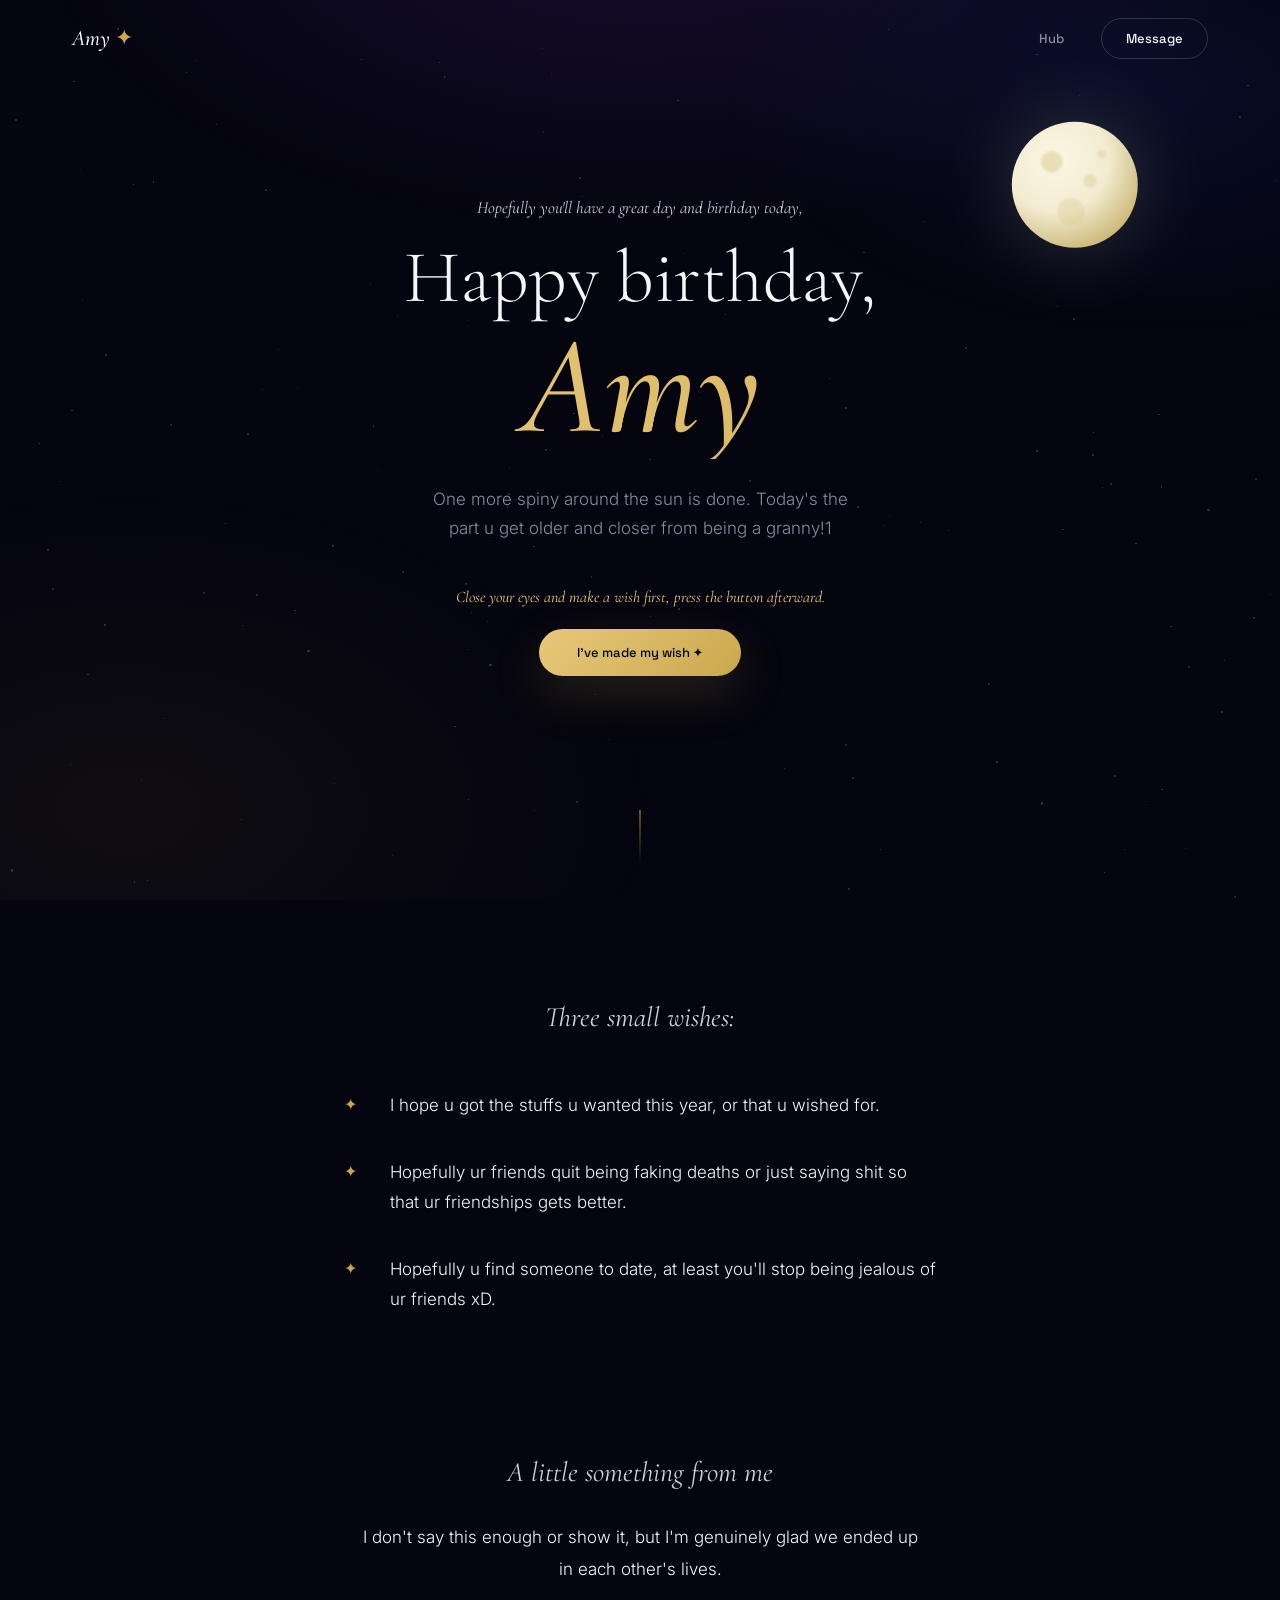
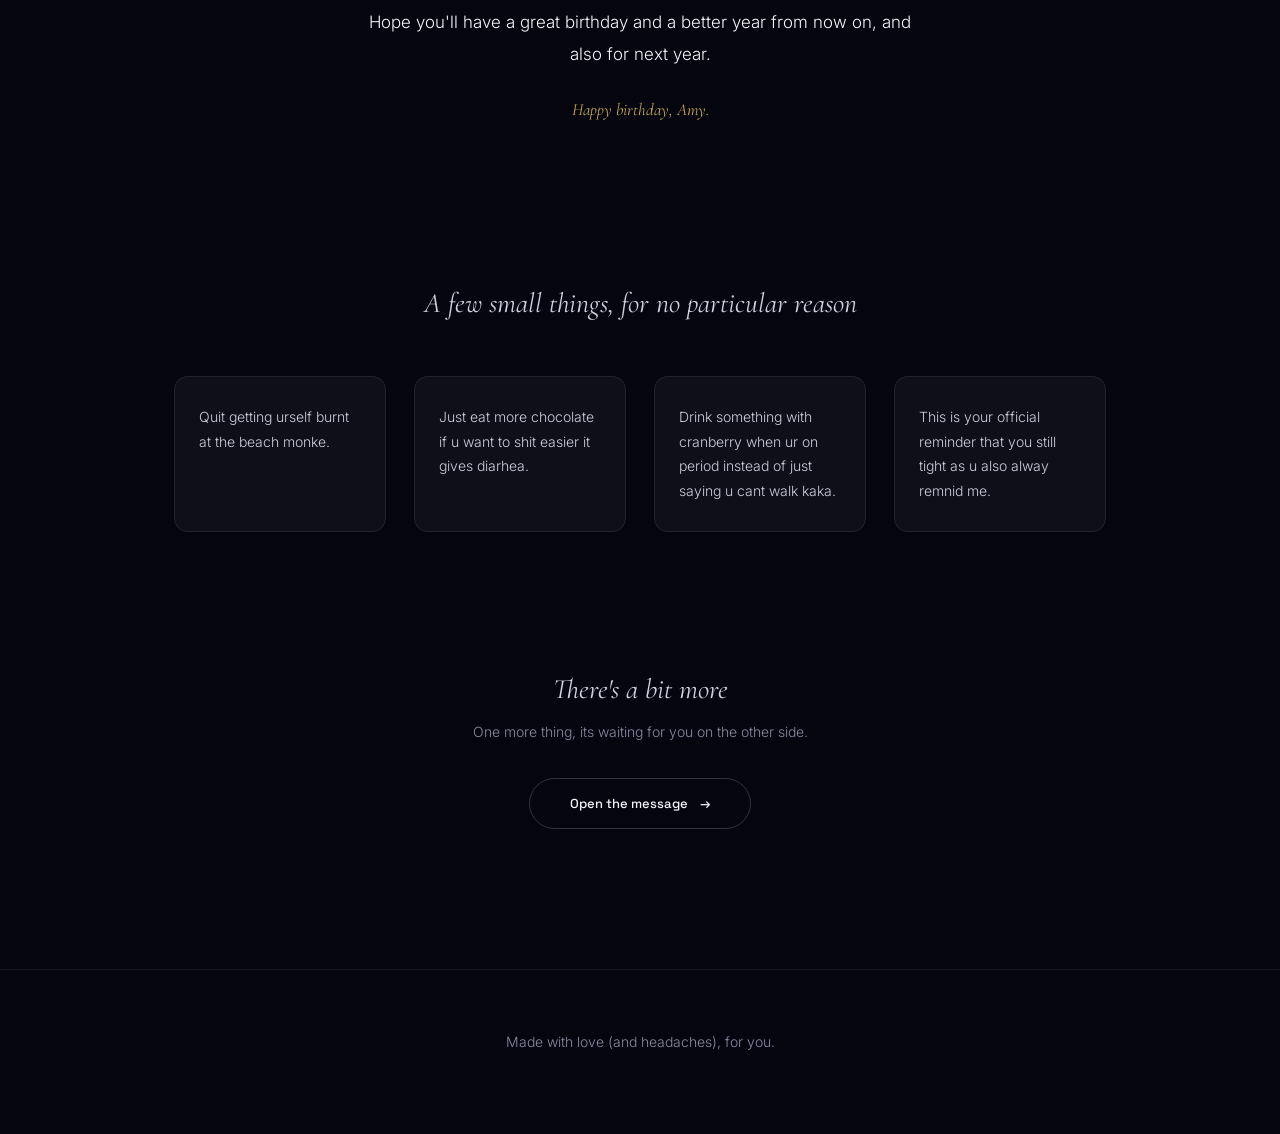
<file: HBDAYA3.html>
<!DOCTYPE html>
<html lang="en">
<head>
<meta charset="UTF-8">
<meta name="viewport" content="width=device-width, initial-scale=1.0">
<title>HBDAYA3</title>
<meta name="description" content="A little corner of the internet for Amy's birthday.">
<link rel="icon" href="data:image/svg+xml,%3Csvg xmlns='http://www.w3.org/2000/svg' viewBox='0 0 100 100'%3E%3Ctext y='.9em' font-size='90'%3E%E2%9C%A6%3C/text%3E%3C/svg%3E">
<link rel="preconnect" href="https://fonts.googleapis.com">
<link rel="preconnect" href="https://fonts.gstatic.com" crossorigin>
<link href="https://fonts.googleapis.com/css2?family=Cormorant+Garamond:ital,wght@0,300;0,500;1,400;1,500&family=Inter:wght@300;400;500&family=Space+Grotesk:wght@400;500&display=swap" rel="stylesheet">
<script>document.documentElement.classList.add("js");</script>
<style>
:root{
  --void:#05050f;--night-2:#0d0d20;
  --surface:rgba(255,255,255,.045);--surface-border:rgba(255,255,255,.08);
  --star:#f6f6fa;--platinum:#cfcfe0;--muted:#8a8aa3;
  --gold:#c9a84c;--gold-light:#e8c97a;--violet:#7b3fe4;--rose:#e43f6f;
  --grad-sig:linear-gradient(120deg,var(--gold),var(--rose) 45%,var(--violet));
  --grad-gold:linear-gradient(135deg,var(--gold-light),var(--gold));
  --display:'Cormorant Garamond',Georgia,serif;
  --body:'Inter',system-ui,sans-serif;
  --ui:'Space Grotesk',system-ui,sans-serif;
  --silk:cubic-bezier(.19,1,.22,1);
  --spring:cubic-bezier(.34,1.56,.64,1);
  --nav-h:76px;
}
*,*::before,*::after{box-sizing:border-box;margin:0;padding:0}
html{scroll-behavior:smooth}
body{background:var(--void);color:var(--star);font:300 16px/1.7 var(--body);overflow-x:hidden;min-height:100vh;position:relative}
body::before{content:"";position:fixed;inset:0;pointer-events:none;z-index:0;
  background:radial-gradient(ellipse 80% 60% at 50% -10%,rgba(123,63,228,.16),transparent 60%),
             radial-gradient(ellipse 60% 50% at 90% 10%,rgba(42,92,255,.10),transparent 55%),
             radial-gradient(ellipse 70% 60% at 10% 90%,rgba(201,168,76,.06),transparent 60%)}
a{color:inherit}
button{font:inherit;color:inherit;background:none;border:none;cursor:pointer}
a:focus-visible,button:focus-visible{outline:1px solid var(--gold);outline-offset:4px;border-radius:4px}
::selection{background:rgba(201,168,76,.35)}

/* starfield */
#starfield{position:fixed;inset:0;z-index:1;pointer-events:none;overflow:hidden;transition:transform 1.1s var(--silk)}
.star-dot{position:absolute;border-radius:50%;background:var(--star);opacity:.2;animation:twinkle ease-in-out infinite}
@keyframes twinkle{0%,100%{opacity:var(--min-op,.15);transform:scale(1)}50%{opacity:var(--max-op,.85);transform:scale(1.3)}}
.shooting-stars{position:absolute;inset:0;overflow:hidden;pointer-events:none;z-index:1}
.shoot{position:absolute;width:2px;height:2px;background:var(--star);border-radius:50%;opacity:0}
.shoot::before{content:"";position:absolute;top:50%;right:0;width:120px;height:1px;background:linear-gradient(to left,var(--star),transparent);transform:translateY(-50%)}
.shoot.s1{top:18%;left:12%;animation:shoot 7s ease-in 1.2s infinite}
.shoot.s2{top:34%;left:62%;animation:shoot 9s ease-in 4.5s infinite}
.shoot.s3{top:60%;left:30%;animation:shoot 11s ease-in 8s infinite}
@keyframes shoot{0%{opacity:0;transform:translate(0,0) rotate(-28deg)}4%{opacity:1}16%,100%{opacity:0;transform:translate(-260px,130px) rotate(-28deg)}}

/* page fade (used when leaving the page) */
#fade{position:fixed;inset:0;z-index:9999;background:var(--void);opacity:0;pointer-events:none;transition:opacity .55s ease}
#fade.on{opacity:1;pointer-events:auto}

/* nav */
#nav{position:fixed;top:0;left:0;right:0;height:var(--nav-h);display:flex;align-items:center;justify-content:space-between;padding:0 clamp(24px,6vw,72px);z-index:500;transition:background .5s,border-color .5s}
#nav.scrolled{background:rgba(5,5,15,.7);backdrop-filter:blur(18px) saturate(160%);-webkit-backdrop-filter:blur(18px) saturate(160%);border-bottom:1px solid rgba(201,168,76,.1)}
.nav-logo{font:italic 500 clamp(18px,2vw,22px) var(--display);text-decoration:none}
.nav-logo span{color:var(--gold);font-style:normal}
.nav-actions{display:flex;align-items:center;gap:12px}
.nav-hub,.nav-message{font:500 13px var(--ui);text-decoration:none;padding:11px 24px;border-radius:100px;border:1px solid rgba(255,255,255,.16);transition:border-color .35s,background .35s,transform .35s}
.nav-hub{border-color:transparent;color:var(--muted)}
.nav-hub:hover{color:var(--gold-light)}
.nav-message:hover{background:rgba(201,168,76,.14);border-color:rgba(201,168,76,.45);transform:translateY(-1px)}

/* hero */
.hero{position:relative;z-index:2;min-height:100vh;display:flex;align-items:center;justify-content:center;padding:calc(var(--nav-h) + 40px) 24px 80px;overflow:hidden}
.hero-moon-wrap{position:absolute;top:clamp(64px,12vh,130px);right:clamp(20px,10vw,130px);width:clamp(90px,12vw,160px)}
.hero-moon{width:100%;display:block;animation:moonFloat 9s ease-in-out infinite;filter:drop-shadow(0 0 40px rgba(243,236,210,.18))}
@keyframes moonFloat{0%,100%{transform:translateY(0) rotate(0)}50%{transform:translateY(-14px) rotate(1.5deg)}}
.hero-content{position:relative;z-index:3;text-align:center;max-width:720px}
.hero-eyebrow{font:italic 400 clamp(14px,1.6vw,17px) var(--display);color:var(--platinum);margin-bottom:22px}
.hero-title{font-family:var(--display);font-weight:300;line-height:1.02;margin-bottom:26px}
.hero-title .line{display:block;font-size:clamp(38px,6.5vw,74px)}
.hero-title .name{font-style:italic;font-weight:500;font-size:clamp(64px,11vw,140px);background:var(--grad-gold);background-size:200% auto;-webkit-background-clip:text;background-clip:text;-webkit-text-fill-color:transparent;animation:shimmer 6s ease-in-out infinite}
@keyframes shimmer{0%,100%{background-position:0 center}50%{background-position:100% center}}
.hero-subtitle{font-size:clamp(14px,1.5vw,17px);color:var(--muted);max-width:420px;margin:0 auto 44px}
.wish-instruction{font:italic 400 clamp(14px,1.5vw,16px) var(--display);color:var(--gold-light);margin-bottom:22px}

/* hero entrance: one orchestrated moment */
.js .hero-eyebrow,.js .hero-title .line,.js .hero-subtitle,.js .wish-instruction,.js .wish-stage{opacity:0;transform:translateY(18px);filter:blur(6px);animation:fadeUp 1.2s var(--silk) forwards}
.js .hero-eyebrow{animation-delay:.2s}
.js .hero-title .line{animation-delay:.45s}
.js .hero-title .name{animation:fadeUp 1.2s var(--silk) .7s forwards,shimmer 6s ease-in-out 2s infinite}
.js .hero-subtitle{animation-delay:1s}
.js .wish-instruction{animation-delay:1.2s}
.js .wish-stage{animation-delay:1.4s}
@keyframes fadeUp{to{opacity:1;transform:none;filter:blur(0)}}

/* wish */
.wish-stage{display:grid;justify-items:center;min-height:110px}
.wish-step{display:none;flex-direction:column;align-items:center;gap:16px}
.wish-step.active{display:flex;animation:stepIn .5s var(--silk)}
@keyframes stepIn{from{opacity:0;transform:translateY(10px) scale(.97)}to{opacity:1;transform:none}}
.wish-btn,.wish-confirm-btn{display:inline-flex;align-items:center;gap:10px;font:500 13px var(--ui);padding:15px 38px;border-radius:100px;transition:transform .4s var(--spring),box-shadow .4s,background .4s}
.wish-btn{color:var(--void);background:var(--grad-gold);box-shadow:0 18px 50px rgba(201,168,76,.18)}
.wish-btn:hover{transform:translateY(-3px);box-shadow:0 22px 60px rgba(201,168,76,.32)}
.wish-check{font:italic 400 clamp(16px,1.8vw,19px) var(--display);color:var(--platinum);white-space:pre-line;max-width:420px}
.wish-confirm-row{display:flex;gap:14px;flex-wrap:wrap;justify-content:center}
.wish-confirm-btn{padding:12px 26px;font-size:12px;border:1px solid rgba(255,255,255,.18)}
.wish-confirm-btn.yes{border-color:rgba(201,168,76,.4)}
.wish-confirm-btn.yes:hover{background:rgba(201,168,76,.14);transform:translateY(-2px)}
.wish-confirm-btn.no:hover{background:rgba(255,255,255,.06);transform:translateY(-2px)}
.wish-response{font:italic 400 clamp(16px,1.8vw,20px) var(--display);color:var(--gold-light);max-width:360px}

.hero-scroll-cue{position:absolute;bottom:36px;left:50%;transform:translateX(-50%)}
.hero-scroll-cue span{display:block;width:1px;height:54px;background:linear-gradient(to bottom,var(--gold),transparent);animation:scrollLine 2.2s ease-in-out infinite}
@keyframes scrollLine{0%,100%{opacity:1;transform:scaleY(1)}50%{opacity:.35;transform:scaleY(.6)}}

/* reveal (only hidden when JS is running) */
.js .reveal{opacity:0;transform:translateY(30px);filter:blur(6px);transition:opacity 1s var(--silk),transform 1s var(--silk),filter 1s var(--silk)}
.js .reveal.visible{opacity:1;transform:none;filter:blur(0)}
.delay-1{transition-delay:.1s!important}.delay-2{transition-delay:.2s!important}.delay-3{transition-delay:.32s!important}

.lead{font:italic 400 clamp(20px,2.4vw,28px) var(--display);color:var(--platinum);text-align:center}

/* wishes */
.wishes{position:relative;z-index:2;max-width:640px;margin:0 auto;padding:100px 24px 140px}
.wishes .lead{margin-bottom:56px}
.wishes-list{list-style:none;display:flex;flex-direction:column;gap:36px}
.wishes-list li{display:grid;grid-template-columns:28px 1fr;gap:18px;align-items:start}
.wish-mark{font-size:16px;color:var(--gold);line-height:1.8}
.wishes-list p{font-size:clamp(15px,1.4vw,17px);line-height:1.8;color:var(--star)}

/* from me */
.from-me{position:relative;z-index:2;max-width:620px;margin:0 auto;padding:0 24px 140px;text-align:center}
.from-me .lead{margin-bottom:32px}
.from-me p:not(.lead){font-size:clamp(15px,1.4vw,17px);line-height:1.9;margin-bottom:20px}
.from-me .from-me-sign{margin-top:24px;font:italic 400 clamp(16px,1.8vw,19px) var(--display);color:var(--gold)}

/* notes */
.little-things{position:relative;z-index:2;max-width:980px;margin:0 auto;padding:0 24px 140px}
.little-things .lead{margin-bottom:56px}
.note-grid{display:grid;grid-template-columns:repeat(auto-fit,minmax(210px,1fr));gap:28px}
.note-card{background:var(--surface);border:1px solid var(--surface-border);border-radius:14px;padding:28px 24px;transform:rotate(var(--tilt,-2deg));transition:transform .5s var(--spring),border-color .4s,box-shadow .4s}
.note-card:hover{transform:rotate(0) translateY(-6px);border-color:rgba(201,168,76,.28);box-shadow:0 24px 60px rgba(0,0,0,.35)}
.note-card p{font-size:14px;color:var(--platinum);line-height:1.75}
.note-card:nth-child(1){--tilt:-2.4deg}.note-card:nth-child(2){--tilt:1.6deg}.note-card:nth-child(3){--tilt:-1deg}.note-card:nth-child(4){--tilt:2.2deg}

/* message cta */
.message-cta{position:relative;z-index:2;max-width:560px;margin:0 auto;padding:0 24px 140px;text-align:center}
.message-cta .lead{margin-bottom:14px}
.message-cta p.sub{font-size:14px;color:var(--muted);margin-bottom:34px}
.message-cta-btn{display:inline-flex;align-items:center;gap:12px;font:500 13px var(--ui);text-decoration:none;border:1px solid rgba(255,255,255,.18);padding:16px 40px;border-radius:100px;transition:border-color .4s,background .4s,transform .4s}
.message-cta-btn:hover{border-color:rgba(201,168,76,.5);background:rgba(201,168,76,.12);transform:translateY(-3px)}

#footer{position:relative;z-index:2;text-align:center;padding:60px 24px 80px;border-top:1px solid rgba(255,255,255,.06)}
.footer-line{font-size:14px;color:var(--muted)}

@media(max-width:640px){.hero-moon-wrap{width:80px;top:90px;right:20px}.nav-hub{padding:11px 14px}}
@media(prefers-reduced-motion:reduce){
  *,*::before,*::after{animation-duration:.01ms!important;animation-iteration-count:1!important;transition-duration:.01ms!important;scroll-behavior:auto!important}
  .js .hero-eyebrow,.js .hero-title .line,.js .hero-subtitle,.js .wish-instruction,.js .wish-stage,.js .reveal{opacity:1!important;transform:none!important;filter:none!important}
}
</style>
</head>
<body>

<div id="fade" aria-hidden="true"></div>
<div id="starfield" aria-hidden="true"></div>

<nav id="nav">
  <a href="./index.html" class="nav-logo">Amy <span>✦</span></a>
  <div class="nav-actions">
    <a href="https://articembers.github.io/amybdayglobal/" class="nav-hub">Hub</a>
    <a href="./message.html" class="nav-message" data-leave>Message</a>
  </div>
</nav>

<header class="hero">
  <div class="shooting-stars" aria-hidden="true"><span class="shoot s1"></span><span class="shoot s2"></span><span class="shoot s3"></span></div>

  <div class="hero-moon-wrap" id="moon">
    <svg class="hero-moon" viewBox="0 0 200 200" aria-hidden="true">
      <defs>
        <radialGradient id="moonGlow" cx="35%" cy="30%" r="75%">
          <stop offset="0%" stop-color="#fbf6e3"/><stop offset="55%" stop-color="#f3ecd2"/><stop offset="100%" stop-color="#cbb877"/>
        </radialGradient>
        <filter id="moonBlur" x="-50%" y="-50%" width="200%" height="200%"><feGaussianBlur stdDeviation="1.2"/></filter>
      </defs>
      <circle cx="100" cy="100" r="82" fill="url(#moonGlow)"/>
      <circle cx="70" cy="70" r="14" fill="#d9c98f" opacity=".5" filter="url(#moonBlur)"/>
      <circle cx="120" cy="95" r="9" fill="#d9c98f" opacity=".4" filter="url(#moonBlur)"/>
      <circle cx="95" cy="135" r="18" fill="#d9c98f" opacity=".35" filter="url(#moonBlur)"/>
      <circle cx="135" cy="60" r="6" fill="#d9c98f" opacity=".4" filter="url(#moonBlur)"/>
    </svg>
  </div>

  <div class="hero-content">
    <p class="hero-eyebrow">Hopefully you'll have a great day and birthday today,</p>
    <h1 class="hero-title">
      <span class="line">Happy birthday,</span>
      <span class="line name">Amy</span>
    </h1>
    <p class="hero-subtitle">One more spiny around the sun is done. Today's the part u get older and closer from being a granny!1</p>

    <p class="wish-instruction">Close your eyes and make a wish first, press the button afterward.</p>

    <div class="wish-stage" id="wish-stage">
      <div class="wish-step active">
        <button id="wish-btn" class="wish-btn" type="button">I've made my wish ✦</button>
      </div>
      <div class="wish-step">
        <p class="wish-check" id="wish-check">Did you actually make it, though?</p>
        <div class="wish-confirm-row">
          <button class="wish-confirm-btn yes" type="button">Yes, I made the wish</button>
          <button class="wish-confirm-btn no" type="button">Give me a second</button>
        </div>
      </div>
      <div class="wish-step">
        <p id="wish-response" class="wish-response" aria-live="polite"></p>
      </div>
    </div>
  </div>

  <div class="hero-scroll-cue" aria-hidden="true"><span></span></div>
</header>

<section class="wishes">
  <p class="lead reveal">Three small wishes:</p>
  <ul class="wishes-list">
    <li class="reveal"><span class="wish-mark">✦</span><p>I hope u got the stuffs u wanted this year, or that u wished for.</p></li>
    <li class="reveal"><span class="wish-mark">✦</span><p>Hopefully ur friends quit being faking deaths or just saying shit so that ur friendships gets better.</p></li>
    <li class="reveal"><span class="wish-mark">✦</span><p>Hopefully u find someone to date, at least you'll stop being jealous of ur friends xD.</p></li>
  </ul>
</section>

<section class="from-me">
  <p class="lead reveal">A little something from me</p>
  <p class="reveal delay-1">I don't say this enough or show it, but I'm genuinely glad we ended up in each other's lives.</p>
  <p class="reveal delay-2">Hope you'll have a great birthday and a better year from now on, and also for next year.</p>
  <p class="from-me-sign reveal delay-3">Happy birthday, Amy.</p>
</section>

<section class="little-things">
  <p class="lead reveal">A few small things, for no particular reason</p>
  <div class="note-grid">
    <div class="note-card reveal"><p>Quit getting urself burnt at the beach monke.</p></div>
    <div class="note-card reveal delay-1"><p>Just eat more chocolate if u want to shit easier it gives diarhea.</p></div>
    <div class="note-card reveal delay-2"><p>Drink something with cranberry when ur on period instead of just saying u cant walk kaka.</p></div>
    <div class="note-card reveal delay-3"><p>This is your official reminder that you still tight as u also alway remnid me.</p></div>
  </div>
</section>

<section class="message-cta">
  <p class="lead reveal">There's a bit more</p>
  <p class="sub reveal delay-1">One more thing, its waiting for you on the other side.</p>
  <a href="./message.html" class="message-cta-btn reveal delay-2" data-leave>
    <span>Open the message</span><span aria-hidden="true">→</span>
  </a>
</section>

<footer id="footer">
  <p class="footer-line">Made with love (and headaches), for you.</p>
</footer>

<script>
(function () {
  "use strict";
  var reduce = window.matchMedia("(prefers-reduced-motion: reduce)").matches;
  var $ = function (id) { return document.getElementById(id); };

  /* starfield */
  var field = $("starfield"), mx = 0, my = 0, sy = 0;
  function moveField() { field.style.transform = "translate(" + mx + "px," + (my + sy) + "px)"; }
  var n = window.innerWidth < 640 ? 70 : 140, frag = document.createDocumentFragment();
  for (var i = 0; i < n; i++) {
    var s = document.createElement("span"), size = (Math.random() * 1.8 + 0.6).toFixed(2);
    s.className = "star-dot";
    s.style.cssText = "width:" + size + "px;height:" + size + "px;top:" + (Math.random() * 100).toFixed(2) +
      "%;left:" + (Math.random() * 100).toFixed(2) + "%;animation-duration:" + (Math.random() * 3.5 + 2.5).toFixed(2) +
      "s;animation-delay:" + (Math.random() * 5).toFixed(2) + "s;--min-op:" + (Math.random() * 0.2 + 0.08).toFixed(2) +
      ";--max-op:" + (Math.random() * 0.5 + 0.5).toFixed(2);
    frag.appendChild(s);
  }
  field.appendChild(frag);
  if (!reduce && window.matchMedia("(pointer: fine)").matches) {
    window.addEventListener("mousemove", function (e) {
      mx = (e.clientX / window.innerWidth - 0.5) * 12;
      my = (e.clientY / window.innerHeight - 0.5) * 12;
      moveField();
    });
  }

  /* nav + parallax */
  var nav = $("nav"), moon = $("moon"), ticking = false;
  function onScroll() {
    var y = window.scrollY;
    nav.classList.toggle("scrolled", y > 40);
    if (!reduce) {
      moon.style.transform = "translateY(" + y * 0.18 + "px)";
      sy = y * 0.06;
      moveField();
    }
    ticking = false;
  }
  window.addEventListener("scroll", function () {
    if (!ticking) { requestAnimationFrame(onScroll); ticking = true; }
  }, { passive: true });
  onScroll();

  /* wish: 3 steps */
  var steps = document.querySelectorAll("#wish-stage .wish-step");
  var check = $("wish-check"), response = $("wish-response");
  var defaultCheck = check.textContent, back = null;
  var wishes = [
    "Wish sent, the sky keeps it for you now.",
    "Noted, by the nearest star.",
    "That one's already on its way, you'll just have to be patient.",
    "Granted. Probably, but the universe is a little slow sometimes."
  ];
  function go(k) {
    for (var j = 0; j < steps.length; j++) steps[j].classList.toggle("active", j === k);
  }
  function stopBack() { if (back) { clearTimeout(back); back = null; } }

  $("wish-btn").addEventListener("click", function () {
    stopBack(); check.textContent = defaultCheck; go(1);
  });
  document.querySelector(".wish-confirm-btn.yes").addEventListener("click", function () {
    stopBack();
    response.textContent = wishes[Math.floor(Math.random() * wishes.length)];
    go(2);
  });
  document.querySelector(".wish-confirm-btn.no").addEventListener("click", function () {
    check.textContent = "Take a second, close your eyes, then press it again.\n\n" +
      "(Also, go goon, at least u clear ur mind for a fully focused wish after <3, Anyways.)";
    stopBack();
    back = setTimeout(function () { go(0); back = null; }, 4500);
  });

  /* scroll reveal */
  var items = document.querySelectorAll(".reveal");
  if (reduce || !("IntersectionObserver" in window)) {
    items.forEach(function (el) { el.classList.add("visible"); });
  } else {
    var io = new IntersectionObserver(function (entries) {
      entries.forEach(function (en) {
        if (en.isIntersecting) { en.target.classList.add("visible"); io.unobserve(en.target); }
      });
    }, { threshold: 0.15 });
    items.forEach(function (el) { io.observe(el); });
  }

  /* fade out when leaving to message.html */
  var fade = $("fade");
  document.querySelectorAll("[data-leave]").forEach(function (a) {
    a.addEventListener("click", function (e) {
      if (e.ctrlKey || e.metaKey || e.shiftKey || e.altKey || reduce) return;
      e.preventDefault();
      fade.classList.add("on");
      setTimeout(function () { window.location.href = a.getAttribute("href"); }, 520);
    });
  });
  window.addEventListener("pageshow", function (e) { if (e.persisted) fade.classList.remove("on"); });
})();
</script>
</body>
</html>
</file>
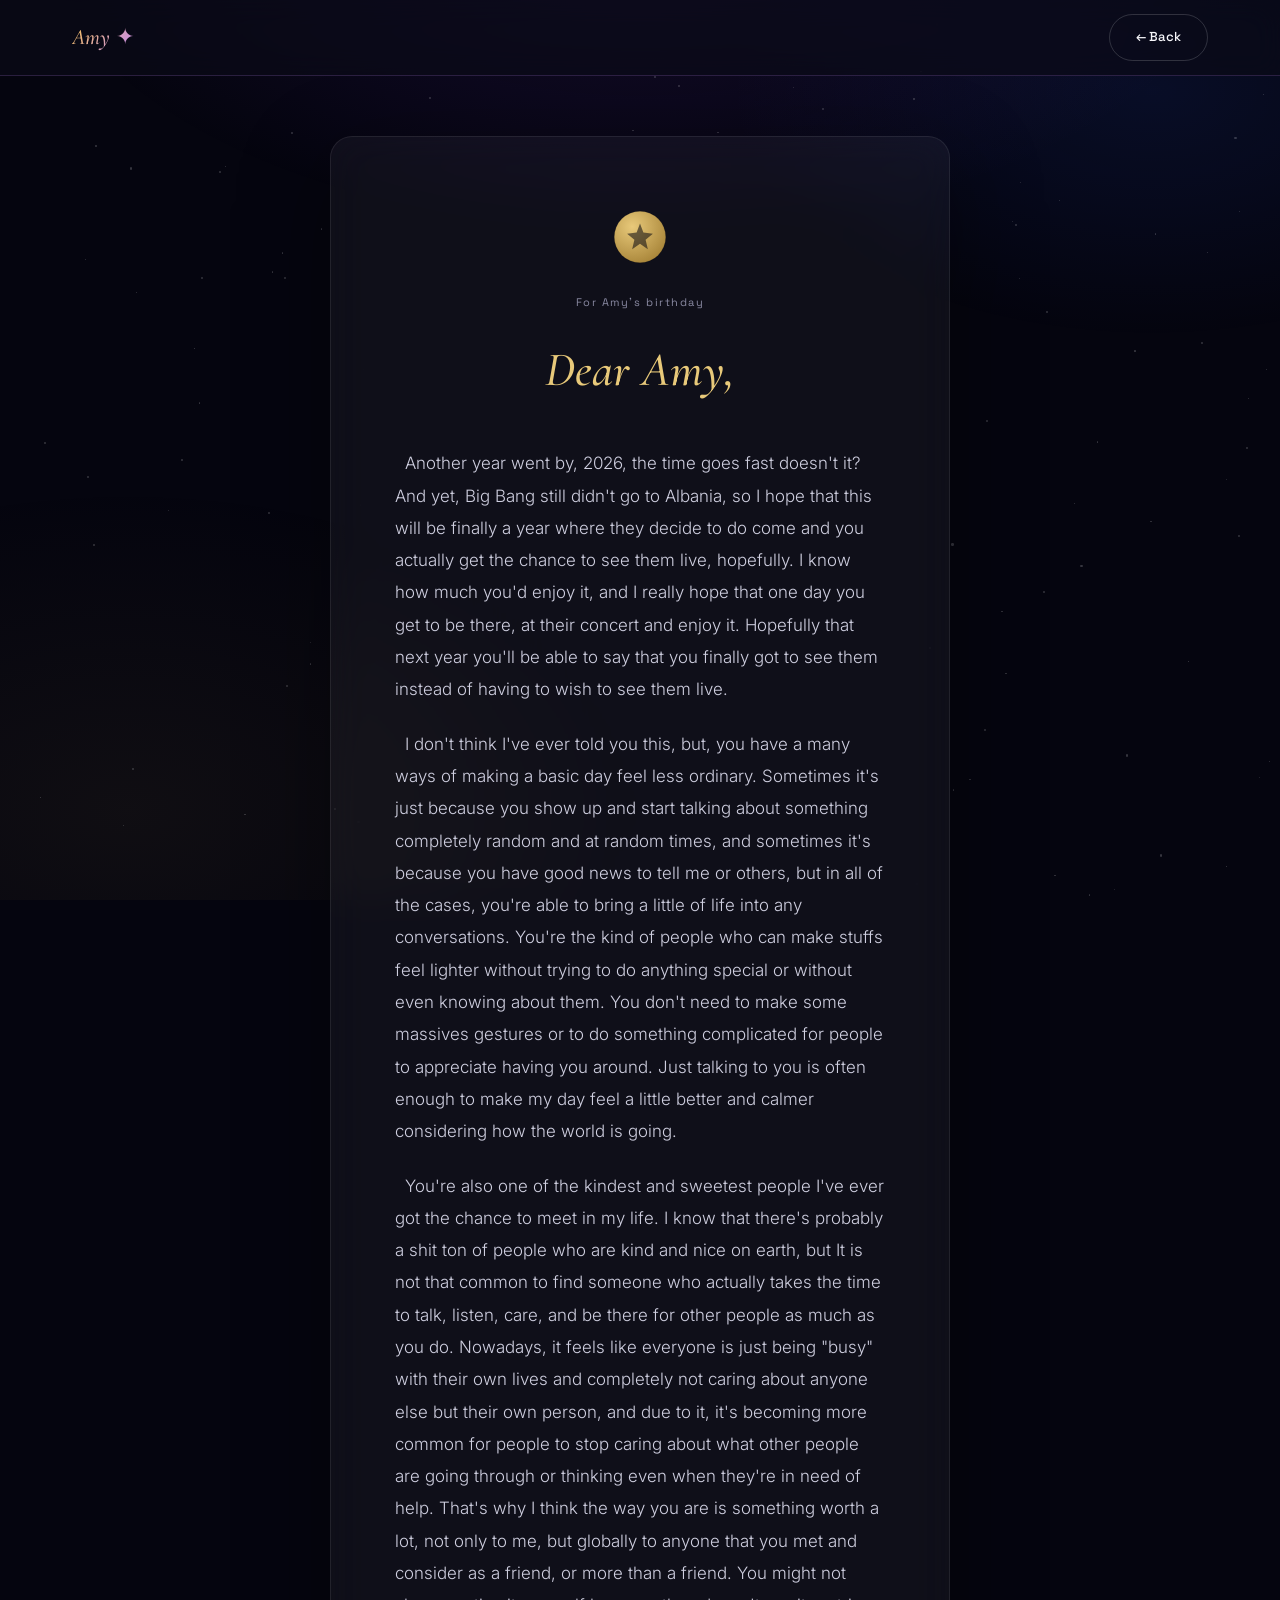
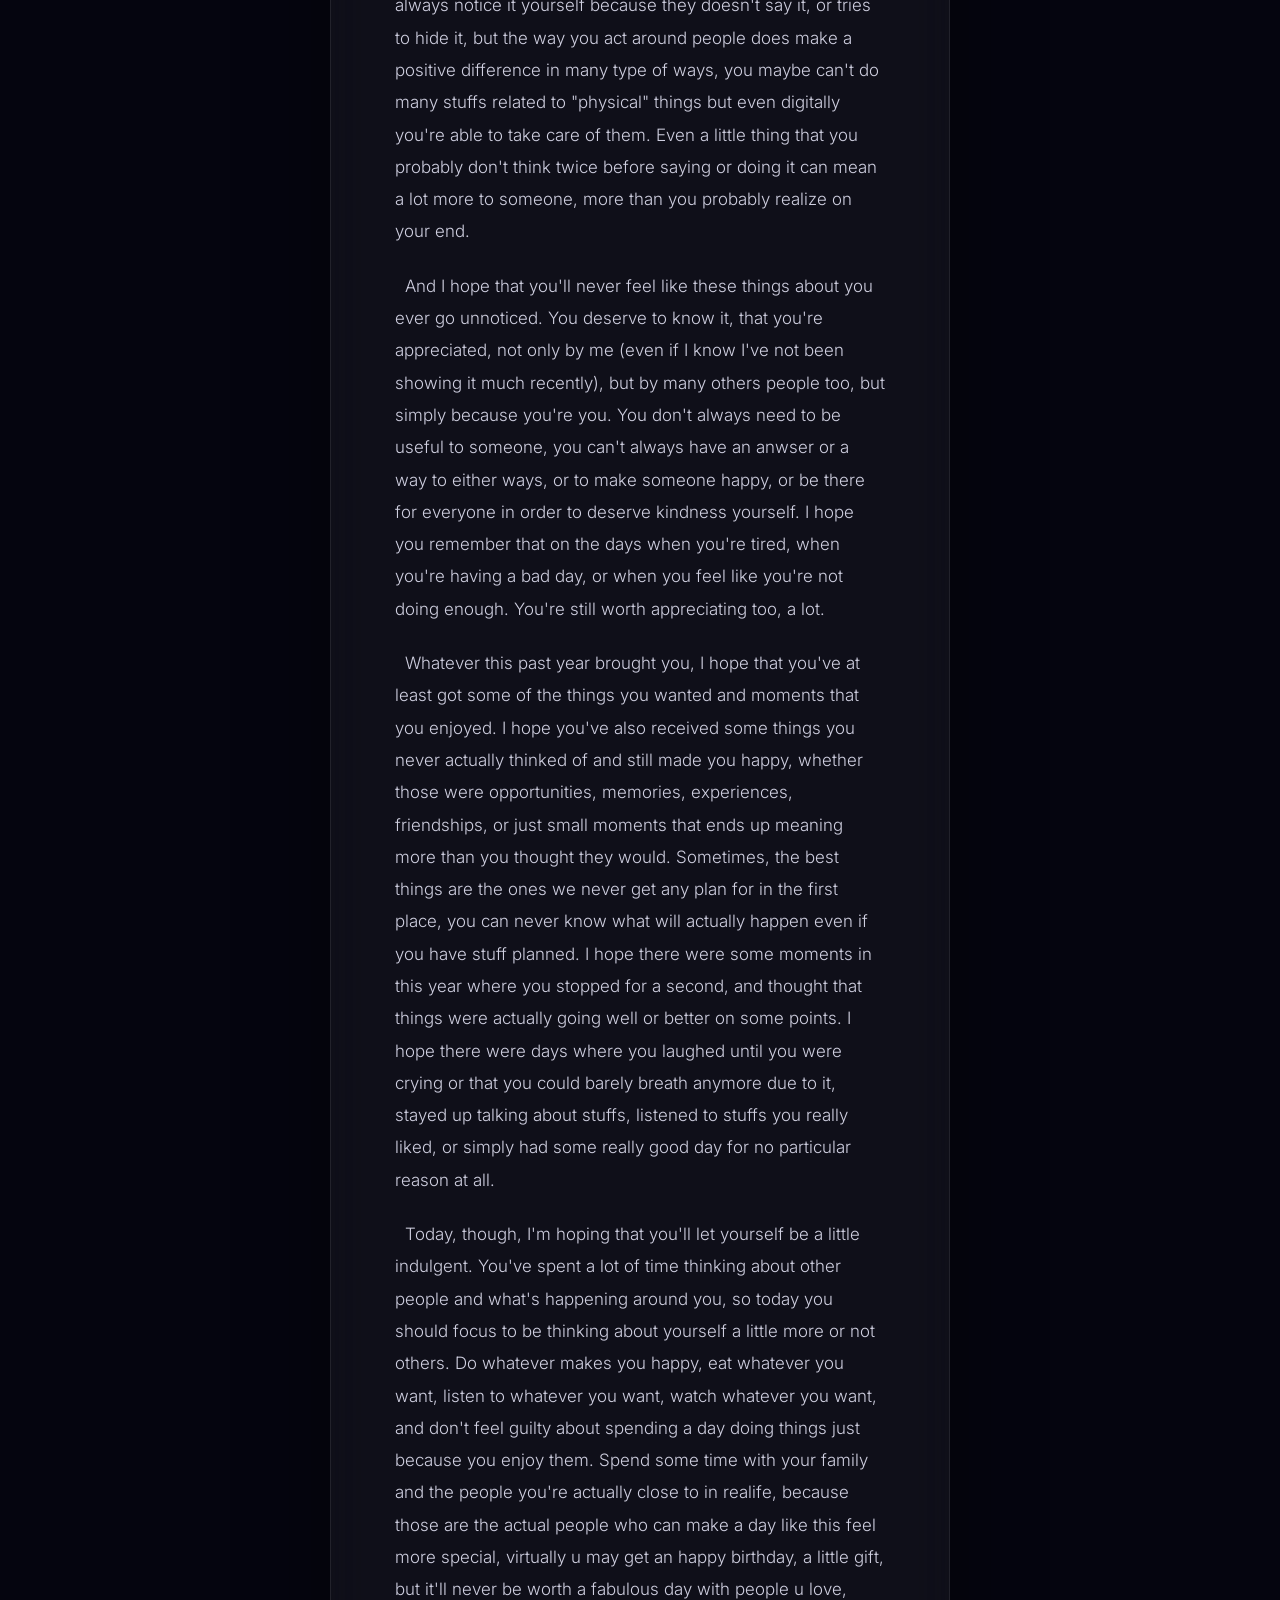
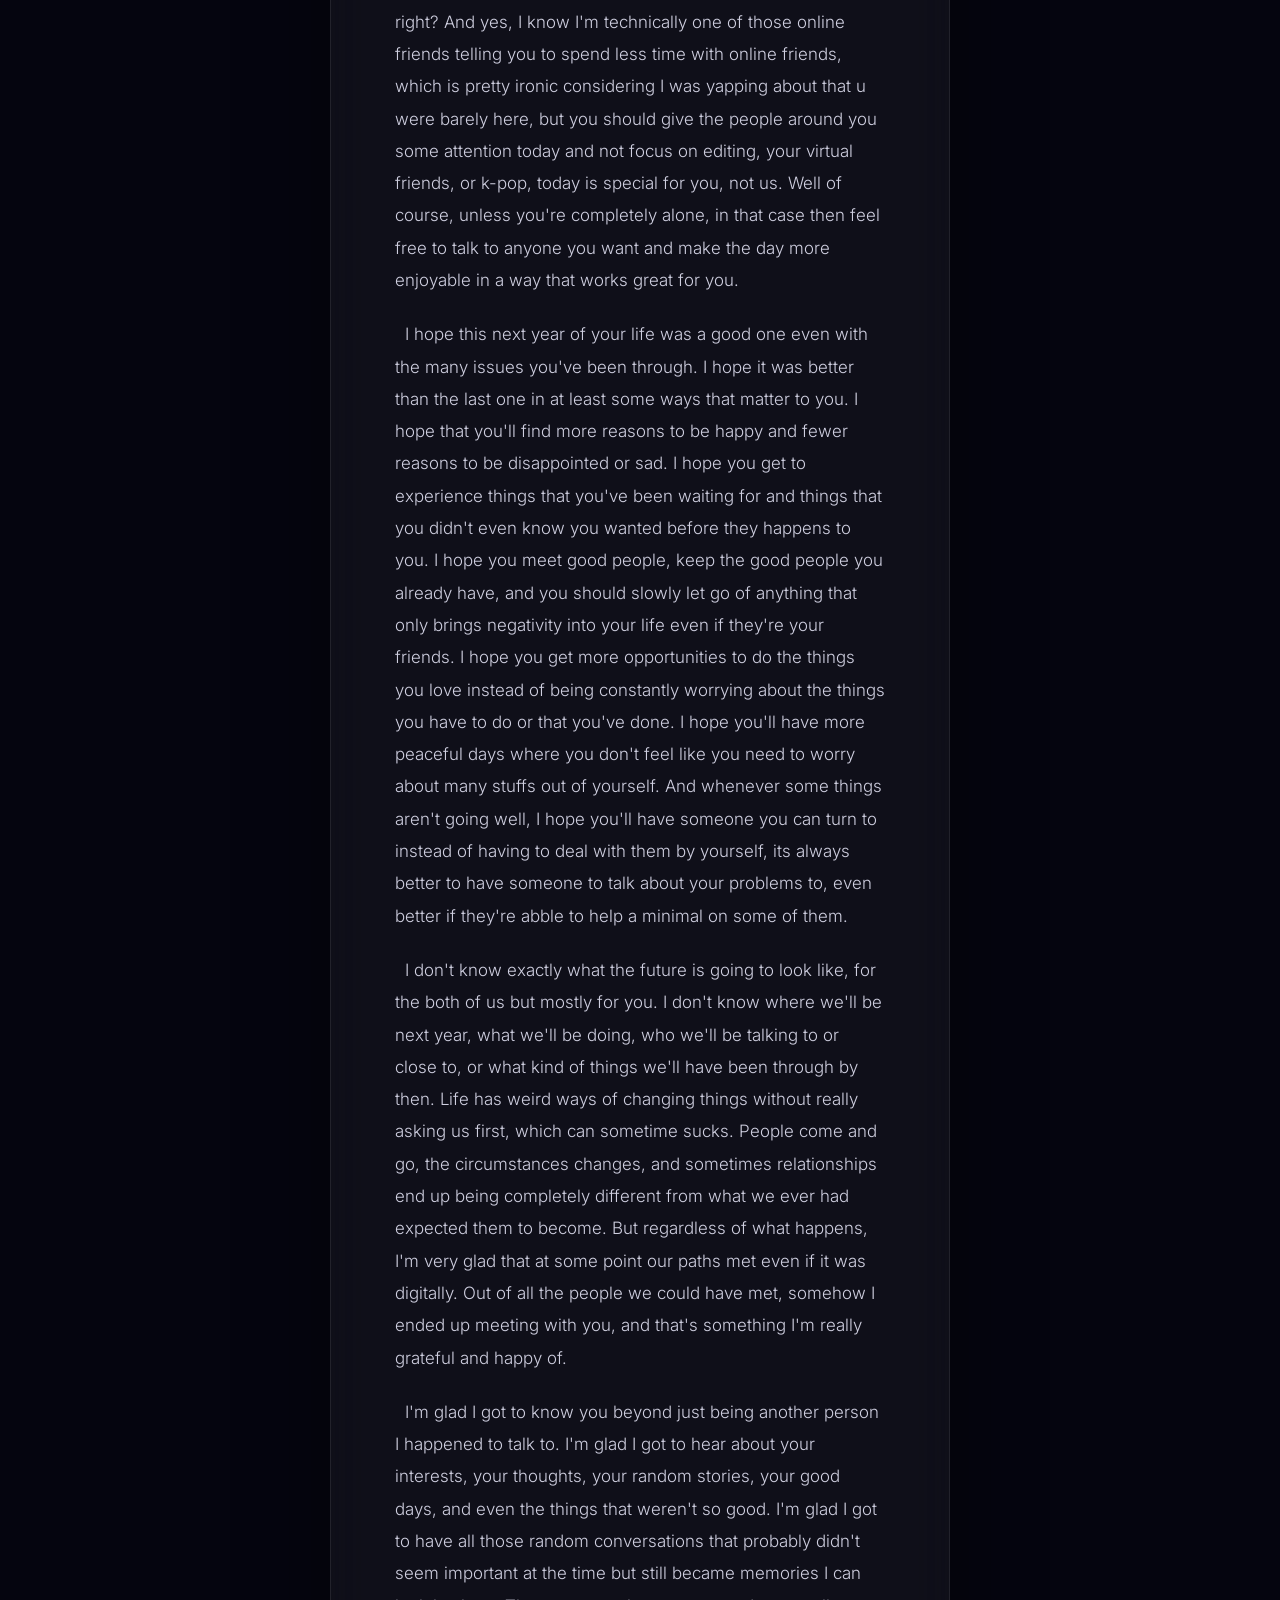
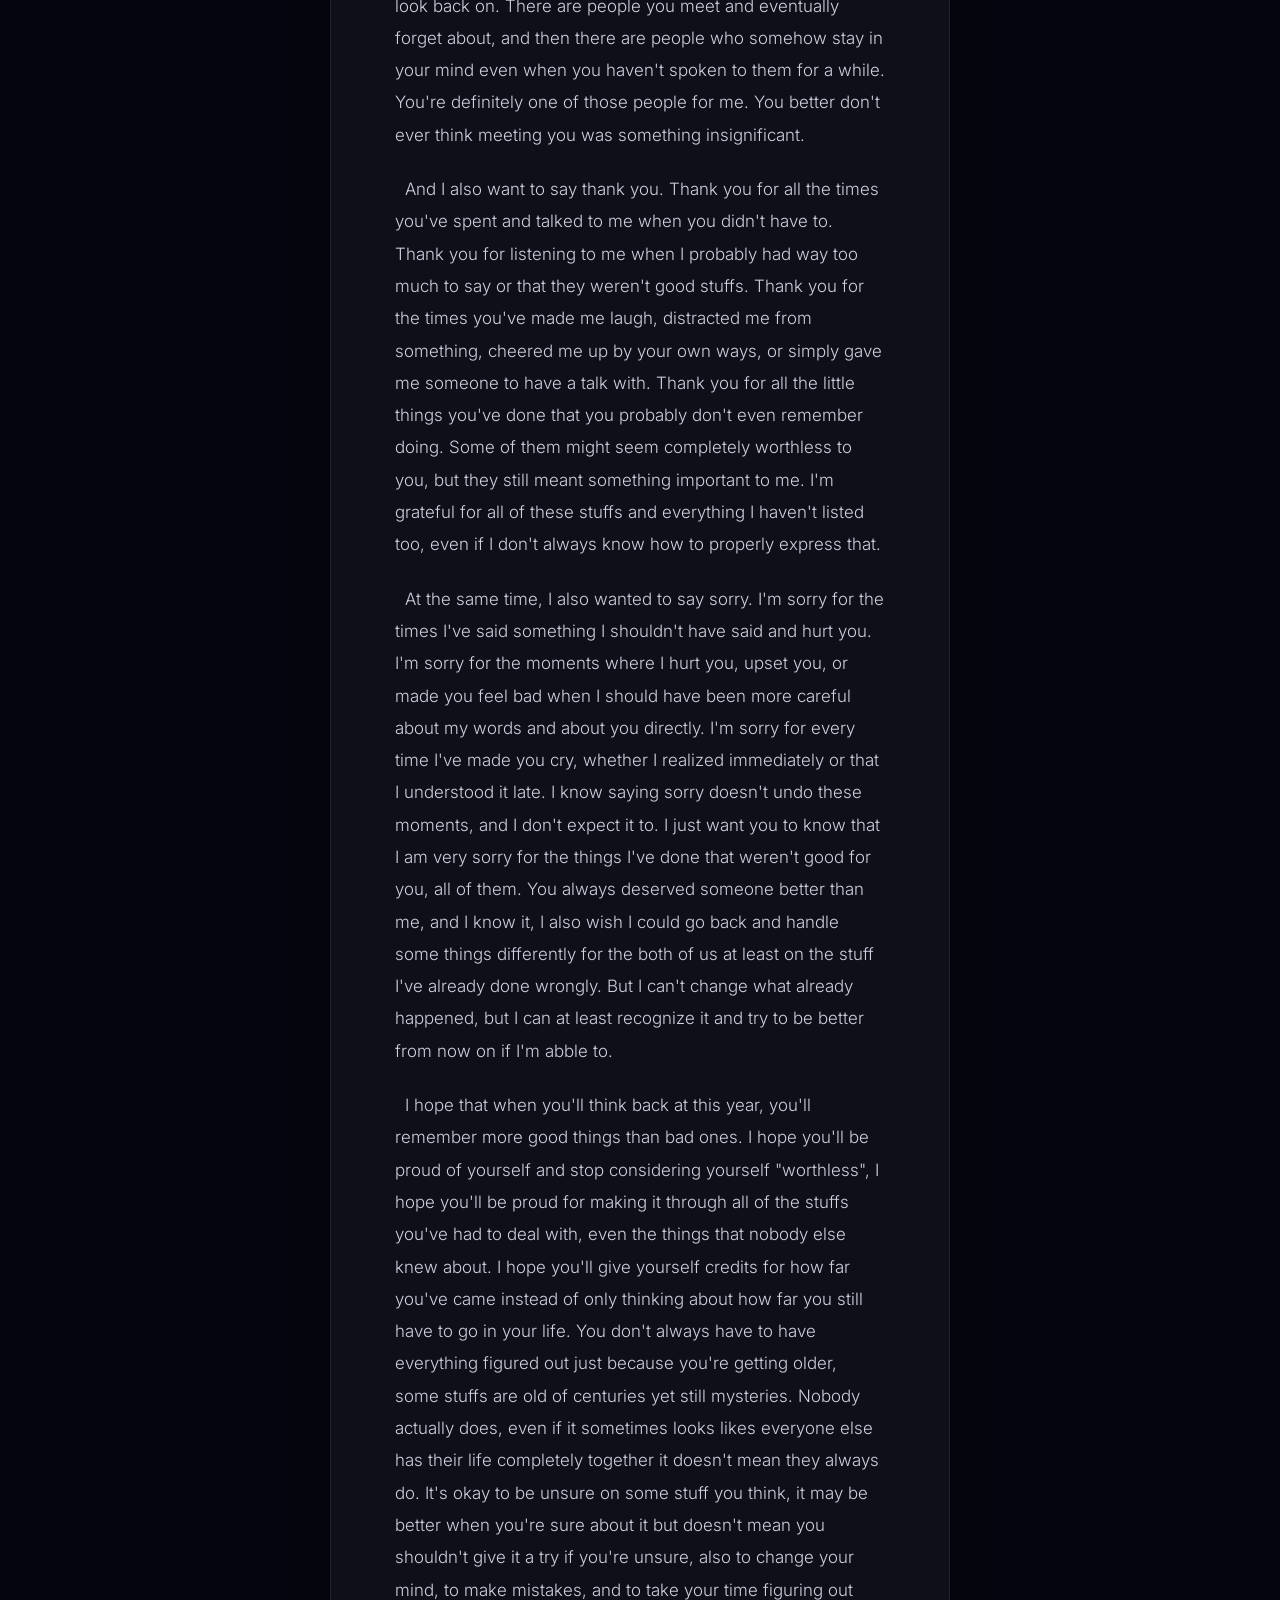
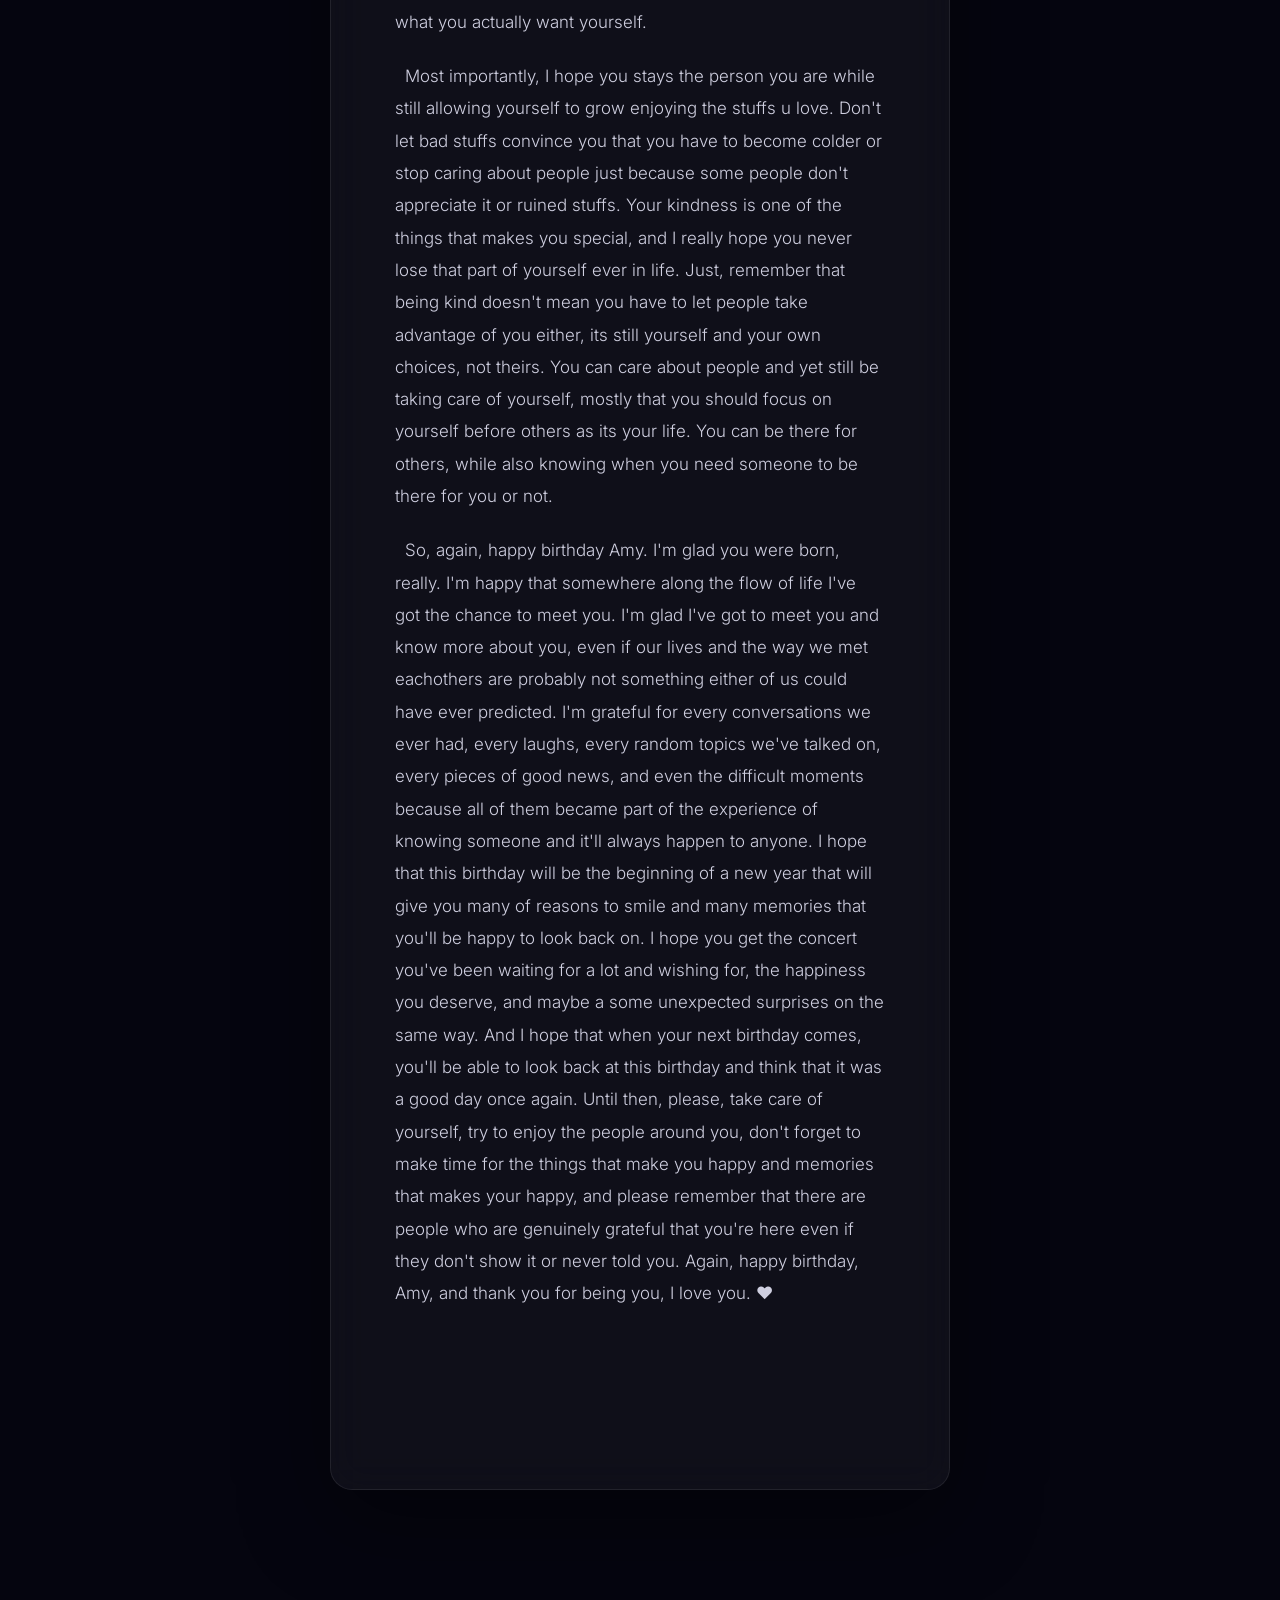
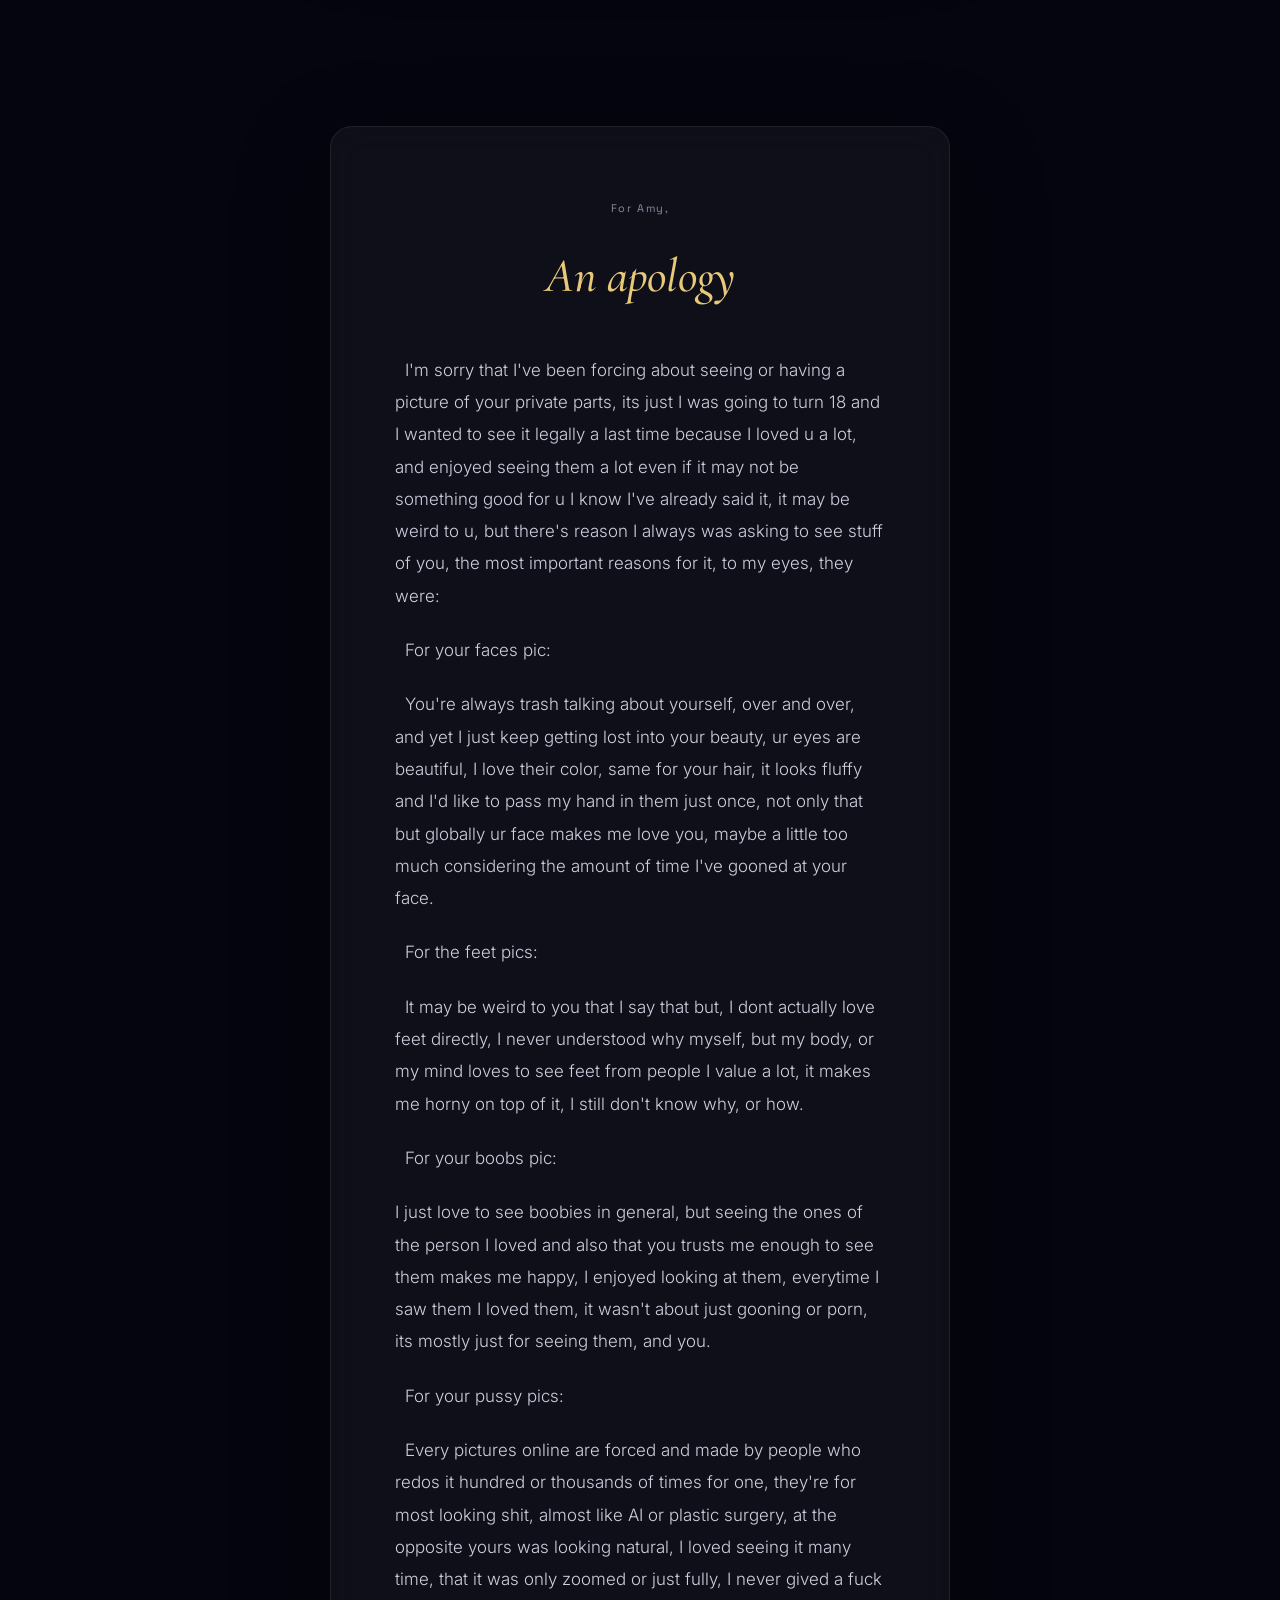
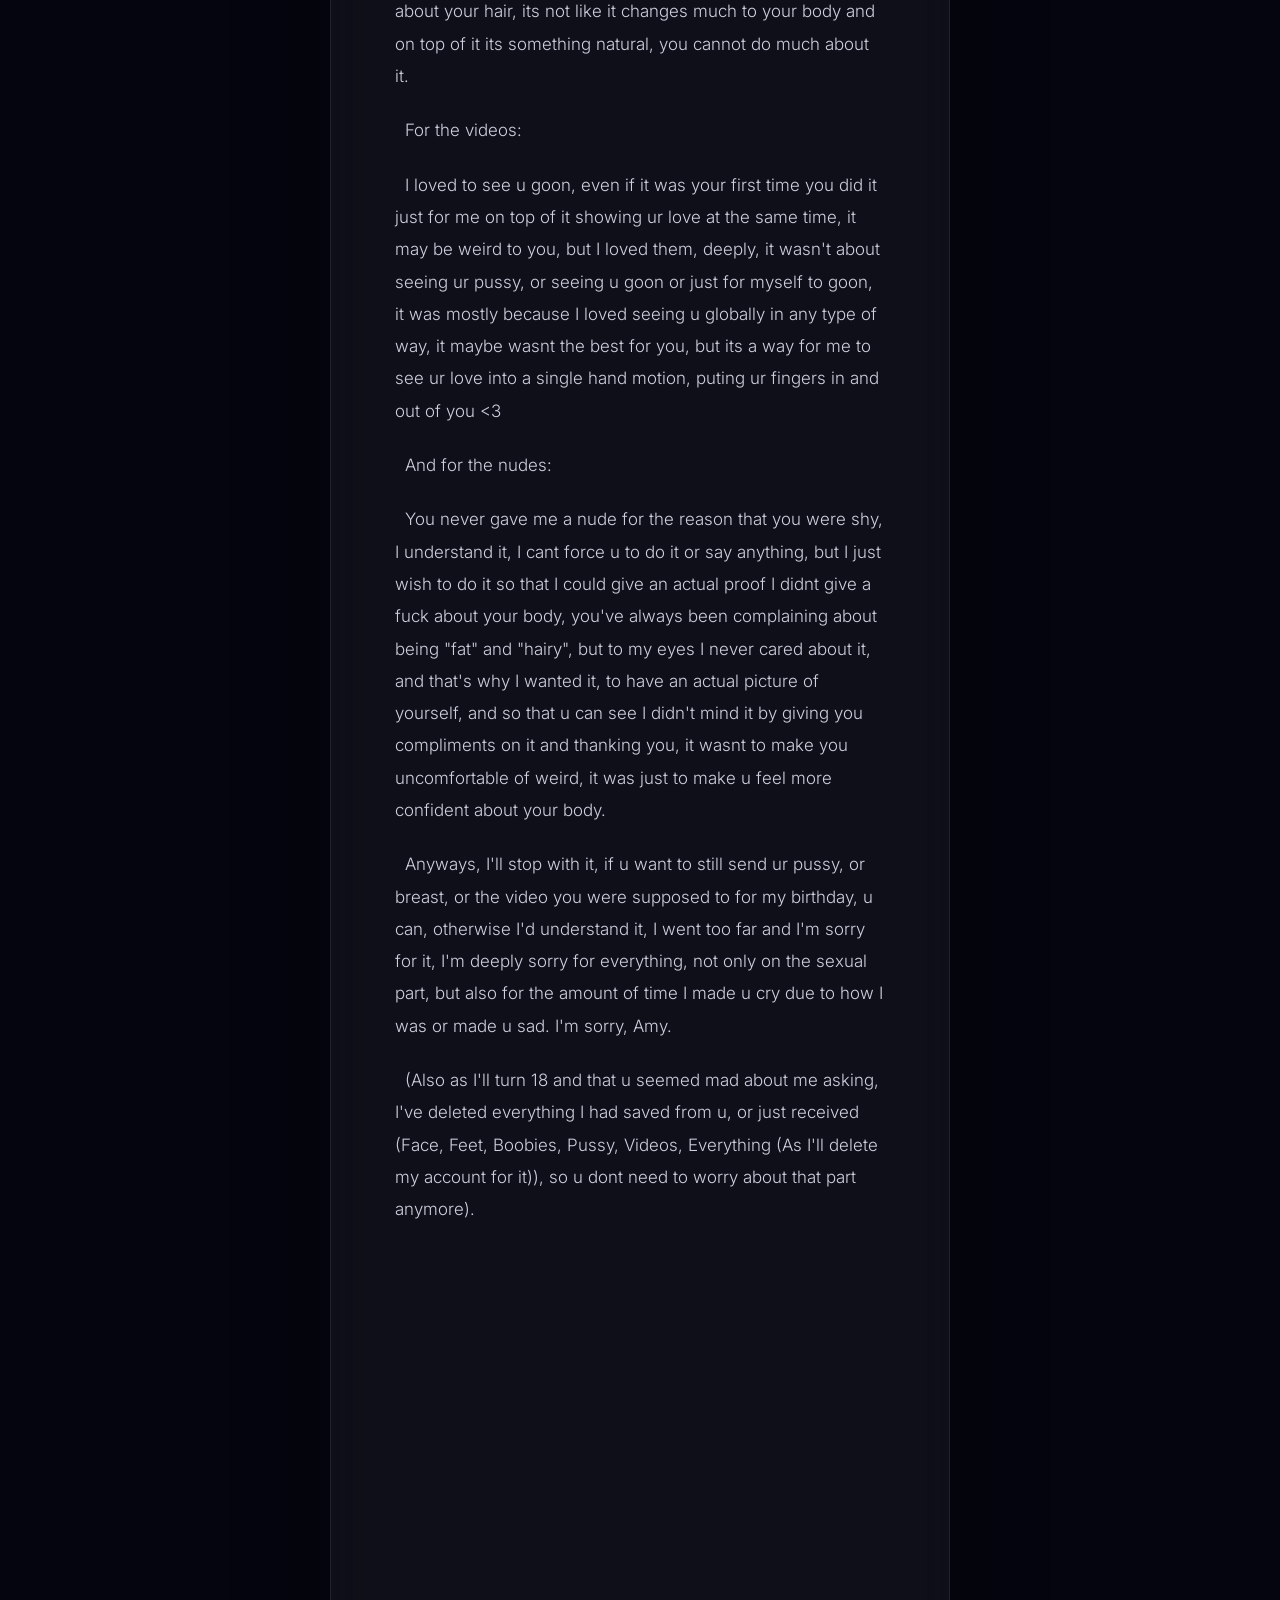
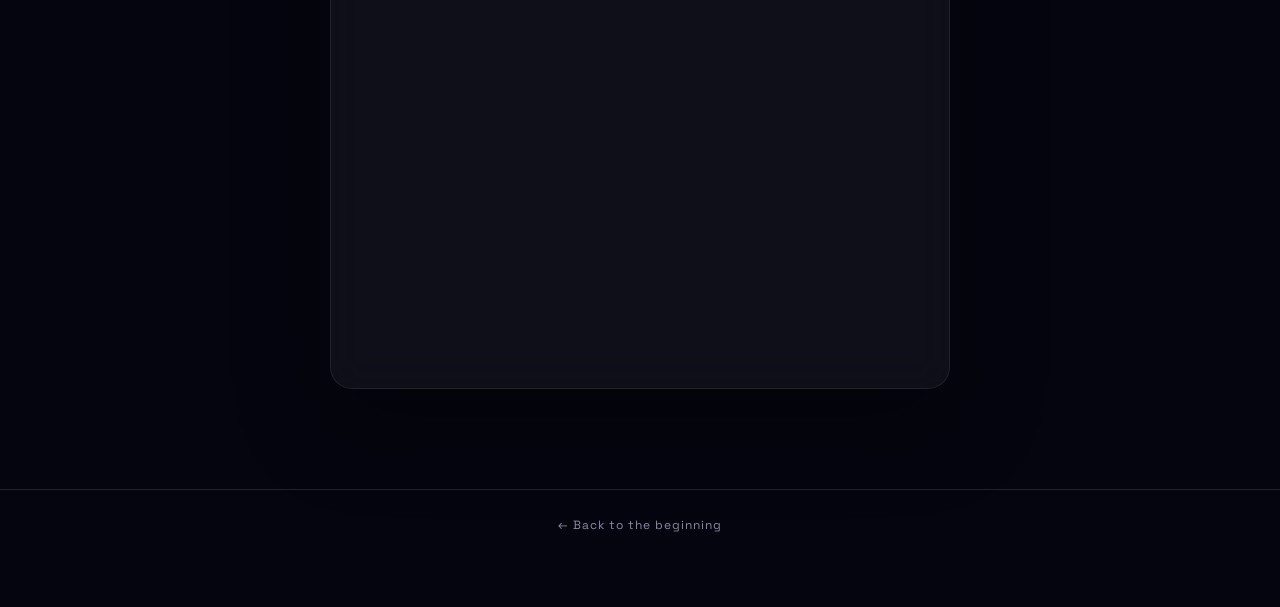
<file: message.html>
<!DOCTYPE html>
<html lang="en">
<head>
  <meta charset="UTF-8">
  <meta name="viewport" content="width=device-width, initial-scale=1.0">

  <title>For Amy</title>
  <meta name="description" content="A birthday letter for Amy.">

  <link rel="icon" href="data:image/svg+xml,%3Csvg xmlns='http://www.w3.org/2000/svg' viewBox='0 0 100 100'%3E%3Ctext y='.9em' font-size='90'%3E%E2%9C%A6%3C/text%3E%3C/svg%3E">

  <!-- Fonts -->
  <link rel="preconnect" href="https://fonts.googleapis.com">
  <link rel="preconnect" href="https://fonts.gstatic.com" crossorigin>

  <link href="https://fonts.googleapis.com/css2?family=Cormorant+Garamond:ital,wght@0,300;0,500;1,400;1,500;1,600&family=Inter:wght@300;400;500&family=Space+Grotesk:wght@400;500&display=swap" rel="stylesheet">

  <!-- Stylesheet -->
  <link rel="stylesheet" href="./style.css">

  <!-- Visibility fallback -->
  <style>
    #warp-overlay {
      opacity: 0;
      visibility: hidden;
      pointer-events: none;
    }

    .reveal-line {
      opacity: 1 !important;
      visibility: visible !important;
      transform: none !important;
      filter: none !important;
      min-height: 1em;
    }

    .letter-card {
      visibility: visible;
    }
  </style>

  <!-- JavaScript -->
  <script src="./script.js" defer></script>
</head>

<body>

  <!-- ======================================
       WARP TRANSITION
  ======================================= -->

  <div
    id="warp-overlay"
    class="hidden"
    aria-hidden="true"
  >
    <div class="warp-field" id="warp-field"></div>
  </div>

  <!-- ======================================
       STARFIELD
  ======================================= -->

  <div id="starfield" aria-hidden="true"></div>

  <!-- ======================================
       NAVIGATION
  ======================================= -->

  <nav id="nav">

    <a
      href="./index.html"
      class="nav-logo"
      data-transition
    >
      Amy <span>✦</span>
    </a>

    <a
      href="./index.html"
      class="nav-back"
      data-transition
    >
      ← Back
    </a>

  </nav>

  <!-- ======================================
       FIRST LETTER
  ======================================= -->

  <main class="letter-wrap">

    <article class="letter-card">

      <!-- Decorative seal -->

      <svg
        class="letter-seal"
        viewBox="0 0 100 100"
        aria-hidden="true"
      >

        <defs>

          <radialGradient
            id="sealGrad"
            cx="35%"
            cy="30%"
            r="75%"
          >
            <stop offset="0%" stop-color="#e8c97a"/>
            <stop offset="100%" stop-color="#a9863a"/>
          </radialGradient>

        </defs>

        <circle
          cx="50"
          cy="50"
          r="46"
          fill="url(#sealGrad)"
        />

        <circle
          cx="50"
          cy="50"
          r="46"
          fill="none"
          stroke="#05050f"
          stroke-opacity="0.15"
          stroke-width="1.5"
        />

        <path
          d="M50 26 L56 42 L73 44 L60 55 L64 72 L50 62 L36 72 L40 55 L27 44 L44 42 Z"
          fill="#05050f"
          fill-opacity="0.55"
        />

      </svg>

      <p class="letter-date">
        For Amy's birthday
      </p>

      <h1 class="letter-heading">
        Dear Amy,
      </h1>

      <div class="letter-body">

        <!-- Private message paragraphs intentionally omitted -->

        <p class="reveal-line">&nbsp;
          Another year went by, 2026, the time goes fast doesn't it?
          And yet, Big Bang still didn't go to Albania, so I hope that this will be finally a year where they decide to do come and you actually get the chance to see them live, hopefully.
          I know how much you'd enjoy it, and I really hope that one day you get to be there, at their concert and enjoy it.
          Hopefully that next year you'll be able to say that you finally got to see them instead of having to wish to see them live.
        </p>
        
        <p class="reveal-line">&nbsp;
          I don't think I've ever told you this, but, you have a many ways of making a basic day feel less ordinary.
          Sometimes it's just because you show up and start talking about something completely random and at random times, and sometimes it's because you have good news to tell me or others, but in all of the cases, you're able to bring a little of life into any conversations.
          You're the kind of people who can make stuffs feel lighter without trying to do anything special or without even knowing about them.
          You don't need to make some massives gestures or to do something complicated for people to appreciate having you around.
          Just talking to you is often enough to make my day feel a little better and calmer considering how the world is going.
        </p>
        
        <p class="reveal-line">&nbsp;
          You're also one of the kindest and sweetest people I've ever got the chance to meet in my life.
          I know that there's probably a shit ton of people who are kind and nice on earth, but It is not that common to find someone who actually takes the time to talk, listen, care, and be there for other people as much as you do.
          Nowadays, it feels like everyone is just being "busy" with their own lives and completely not caring about anyone else but their own person, and due to it, it's becoming more common for people to stop caring about what other people are going through or thinking even when they're in need of help.
          That's why I think the way you are is something worth a lot, not only to me, but globally to anyone that you met and consider as a friend, or more than a friend.
          You might not always notice it yourself because they doesn't say it, or tries to hide it, but the way you act around people does make a positive difference in many type of ways, you maybe can't do many stuffs related to "physical" things but even digitally you're able to take care of them.
          Even a little thing that you probably don't think twice before saying or doing it can mean a lot more to someone, more than you probably realize on your end.
        </p>
        
        <p class="reveal-line">&nbsp;
          And I hope that you'll never feel like these things about you ever go unnoticed.
          You deserve to know it, that you're appreciated, not only by me (even if I know I've not been showing it much recently), but by many others people too, but simply because you're you.
          You don't always need to be useful to someone,  you can't always have an anwser or a way to either ways, or to make someone happy, or be there for everyone in order to deserve kindness yourself.
          I hope you remember that on the days when you're tired, when you're having a bad day, or when you feel like you're not doing enough.
          You're still worth appreciating too, a lot.
        </p>
        
        <p class="reveal-line">&nbsp;
          Whatever this past year brought you, I hope that you've at least got some of the things you wanted and moments that you enjoyed.
          I hope you've also received some things you never actually thinked of and still made you happy, whether those were opportunities, memories, experiences, friendships, or just small moments that ends up meaning more than you thought they would.
          Sometimes, the best things are the ones we never get any plan for in the first place, you can never know what will actually happen even if you have stuff planned.
          I hope there were some moments in this year where you stopped for a second, and thought that things were actually going well or better on some points.
          I hope there were days where you laughed until you were crying or that you could barely breath anymore due to it, stayed up talking about stuffs, listened to stuffs you really liked, or simply had some really good day for no particular reason at all.
        </p>
        
        <p class="reveal-line">&nbsp;
          Today, though, I'm hoping that you'll let yourself be a little indulgent.
          You've spent a lot of time thinking about other people and what's happening around you, so today you should focus to be thinking about yourself a little more or not others.
          Do whatever makes you happy, eat whatever you want, listen to whatever you want, watch whatever you want, and don't feel guilty about spending a day doing things just because you enjoy them.
          Spend some time with your family and the people you're actually close to in realife, because those are the actual people who can make a day like this feel more special, virtually u may get an happy birthday, a little gift, but it'll never be worth a fabulous day with people u love, right?
          And yes, I know I'm technically one of those online friends telling you to spend less time with online friends, which is pretty ironic considering I was yapping about that u were barely here, but you should give the people around you some attention today and not focus on editing, your virtual friends, or k-pop, today is special for you, not us.
          Well of course, unless you're completely alone, in that case then feel free to talk to anyone you want and make the day more enjoyable in a way that works great for you.  
        </p>
        
        <p class="reveal-line">&nbsp;
          I hope this next year of your life was a good one even with the many issues you've been through.
          I hope it was better than the last one in at least some ways that matter to you.
          I hope that you'll find more reasons to be happy and fewer reasons to be disappointed or sad.
          I hope you get to experience things that you've been waiting for and things that you didn't even know you wanted before they happens to you.
          I hope you meet good people, keep the good people you already have, and you should slowly let go of anything that only brings negativity into your life even if they're your friends.
          I hope you get more opportunities to do the things you love instead of being constantly worrying about the things you have to do or that you've done.
          I hope you'll have more peaceful days where you don't feel like you need to worry about many stuffs out of yourself.
          And whenever some things aren't going well, I hope you'll have someone you can turn to instead of having to deal with them by yourself, its always better to have someone to talk about your problems to, even better if they're abble to help a minimal on some of them.
        </p>
        
        <p class="reveal-line">&nbsp;
          I don't know exactly what the future is going to look like, for the both of us but mostly for you.
          I don't know where we'll be next year, what we'll be doing, who we'll be talking to or close to, or what kind of things we'll have been through by then.
          Life has weird ways of changing things without really asking us first, which can sometime sucks.
          People come and go, the circumstances changes, and sometimes relationships end up being completely different from what we ever had expected them to become.
          But regardless of what happens, I'm very glad that at some point our paths met even if it was digitally.
          Out of all the people we could have met, somehow I ended up meeting with you, and that's something I'm really grateful and happy of.
        </p>
        
        <p class="reveal-line">&nbsp;
          I'm glad I got to know you beyond just being another person I happened to talk to.
          I'm glad I got to hear about your interests, your thoughts, your random stories, your good days, and even the things that weren't so good.
          I'm glad I got to have all those random conversations that probably didn't seem important at the time but still became memories I can look back on.
          There are people you meet and eventually forget about, and then there are people who somehow stay in your mind even when you haven't spoken to them for a while.
          You're definitely one of those people for me.
          You better don't ever think meeting you was something insignificant.
        </p>
        
        <p class="reveal-line">&nbsp;
          And I also want to say thank you.
          Thank you for all the times you've spent and talked to me when you didn't have to.
          Thank you for listening to me when I probably had way too much to say or that they weren't good stuffs.
          Thank you for the times you've made me laugh, distracted me from something, cheered me up by your own ways, or simply gave me someone to have a talk with.
          Thank you for all the little things you've done that you probably don't even remember doing.
          Some of them might seem completely worthless to you, but they still meant something important to me.
          I'm grateful for all of these stuffs and everything I haven't listed too, even if I don't always know how to properly express that.
        </p>
        
        <p class="reveal-line">&nbsp;
          At the same time, I also wanted to say sorry.
          I'm sorry for the times I've said something I shouldn't have said and hurt you.
          I'm sorry for the moments where I hurt you, upset you, or made you feel bad when I should have been more careful about my words and about you directly.
          I'm sorry for every time I've made you cry, whether I realized immediately or that I understood it late.
          I know saying sorry doesn't undo these moments, and I don't expect it to.
          I just want you to know that I am very sorry for the things I've done that weren't good for you, all of them.
          You always deserved someone better than me, and I know it, I also wish I could go back and handle some things differently for the both of us at least on the stuff I've already done wrongly.
          But I can't change what already happened, but I can at least recognize it and try to be better from now on if I'm abble to.
        </p>
        
        <p class="reveal-line">&nbsp;
          I hope that when you'll think back at this year, you'll remember more good things than bad ones.
          I hope you'll be proud of yourself and stop considering yourself "worthless", I hope you'll be proud for making it through all of the stuffs you've had to deal with, even the things that nobody else knew about.
          I hope you'll give yourself credits for how far you've came instead of only thinking about how far you still have to go in your life.
          You don't always have to have everything figured out just because you're getting older, some stuffs are old of centuries yet still mysteries.
          Nobody actually does, even if it sometimes looks likes everyone else has their life completely together it doesn't mean they always do.
          It's okay to be unsure on some stuff you think, it may be better when you're sure about it but doesn't mean you shouldn't give it a try if you're unsure, also to change your mind, to make mistakes, and to take your time figuring out what you actually want yourself.
        </p>
        
        <p class="reveal-line">&nbsp;
          Most importantly, I hope you stays the person you are while still allowing yourself to grow enjoying the stuffs u love.
          Don't let bad stuffs convince you that you have to become colder or stop caring about people just because some people don't appreciate it or ruined stuffs.
          Your kindness is one of the things that makes you special, and I really hope you never lose that part of yourself ever in life.
          Just, remember that being kind doesn't mean you have to let people take advantage of you either, its still yourself and your own choices, not theirs.
          You can care about people and yet still be taking care of yourself, mostly that you should focus on yourself before others as its your life.
          You can be there for others, while also knowing when you need someone to be there for you or not.
        </p>
        
        <p class="reveal-line">&nbsp;
          So, again, happy birthday Amy.
          I'm glad you were born, really.
          I'm happy that somewhere along the flow of life I've got the chance to meet you.
          I'm glad I've got to meet you and know more about you, even if our lives and the way we met eachothers are probably not something either of us could have ever predicted.
          I'm grateful for every conversations we ever had, every laughs, every random topics we've talked on, every pieces of good news, and even the difficult moments because all of them became part of the experience of knowing someone and it'll always happen to anyone.
          I hope that this birthday will be the beginning of a new year that will give you many of reasons to smile and many memories that you'll be happy to look back on.
          I hope you get the concert you've been waiting for a lot and wishing for, the happiness you deserve, and maybe a some unexpected surprises on the same way.
          And I hope that when your next birthday comes, you'll be able to look back at this birthday and think that it was a good day once again.
          Until then, please, take care of yourself, try to enjoy the people around you, don't forget to make time for the things that make you happy and memories that makes your happy, and please remember that there are people who are genuinely grateful that you're here even if they don't show it           or never told you.
          Again, happy birthday, Amy, and thank you for being you, I love you. ❤️
        </p>

      </div>

      <p class="letter-signoff">
        With love,
      </p>

      <p class="letter-signature">
        Antoine
      </p>

    </article>

  </main>

  <!-- ======================================
       SECOND LETTER - APOLOGY
  ======================================= -->

  <main class="letter-wrap">

    <article class="letter-card">

      <p class="letter-date">
        For Amy,
      </p>

      <h1 class="letter-heading">
        An apology
      </h1>

      <div class="letter-body">

        <!-- Private message paragraphs intentionally omitted -->

        <p class="reveal-line">&nbsp;
              I'm sorry that I've been forcing about seeing or having a picture of your private parts, its just I was going to turn 18 and I wanted to see it legally a last time because I loved u a lot, and enjoyed seeing them a lot even if it may not be something good for u            
              I know I've already said it, it may be weird to u, but there's reason I always was asking to see stuff of you, the most important reasons for it, to my eyes, they were:     
        </p>
        
        <p class="reveal-line">&nbsp;
              For your faces pic:           
        </p>
        
        <p class="reveal-line">&nbsp;
              You're always trash talking about yourself, over and over, and yet I just keep getting lost into your beauty, ur eyes are beautiful, I love their color, same for your hair, it looks fluffy and I'd like to pass my hand in them just once, not only that but globally ur face makes me love you, maybe a little too much considering the amount of time I've gooned at your face.
        </p>
        
        <p class="reveal-line">&nbsp;
              For the feet pics: 
        </p>
              
        <p class="reveal-line">&nbsp;
              It may be weird to you that I say that but, I dont actually love feet directly, I never understood why myself, but my body,  or my mind loves to see feet from people I value a lot, it makes me horny on top of it, I still don't know why, or how.
        </p>
        
        <p class="reveal-line">&nbsp;
              For your boobs pic: 
        </p>

        <p class="reveal-line">
              I just love to see boobies in general, but seeing the ones of the person I loved and also that you trusts me enough to see them makes me happy, I enjoyed looking at them, everytime I saw them I loved them, it wasn't about just gooning or porn, its mostly just for seeing them, and you.           
        </p>

        <p class="reveal-line">&nbsp;
              For your pussy pics:           
        </p>
        
        <p class="reveal-line">&nbsp;
              Every pictures online are forced and made by people who redos it hundred or thousands of times for one, they're for most looking shit, almost like AI or plastic surgery, at the opposite yours was looking natural, I loved seeing it many time, that it was only zoomed or just fully, I never gived a fuck about your hair, its not like it changes much to your body and on top of it its something natural, you cannot do much about it. 
        </p>
        
        <p class="reveal-line">&nbsp;
              For the videos:   
        </p>
        
        <p class="reveal-line">&nbsp;
              I loved to see u goon, even if it was your first time you did it just for me on top of it showing ur love at the same time, it may be weird to you, but I loved them, deeply, it wasn't about seeing ur pussy, or seeing u goon or just for myself to goon, it was mostly because I loved seeing u globally in any type of way, it maybe wasnt the best for you, but its a way for me to see ur love into a single hand motion, puting ur fingers in and out of you <3 
        </p>

        <p class="reveal-line">&nbsp;
              And for the nudes:  
        </p>
        
        <p class="reveal-line">&nbsp;
              You never gave me a nude for the reason that you were shy, I understand it, I cant force u to do it or say anything, but I just wish to do it so that I could give an actual proof I didnt give a fuck about your body, you've always been complaining about being "fat" and "hairy", but to my eyes I never cared about it, and that's why I wanted it, to have an actual picture of yourself, and so that u can see I didn't mind it by giving you compliments on it and thanking you, it wasnt to make you uncomfortable of weird, it was just to make u feel more confident about your body.  
        </p>

        <p class="reveal-line">&nbsp;
              Anyways, I'll stop with it, if u want to still send ur pussy, or breast, or the video you were supposed to for my birthday, u can, otherwise I'd understand it, I went too far and I'm sorry for it, I'm deeply sorry for everything, not only on the sexual part, but also for the amount of time I made u cry due to how I was or made u sad. I'm sorry, Amy.
        </p>

        <p class="reveal-line">&nbsp;
              (Also as I'll turn 18 and that u seemed mad about me asking, I've deleted everything I had saved from u, or just received (Face, Feet, Boobies, Pussy, Videos, Everything (As I'll delete my account for it)), so u dont need to worry about that part anymore).
        </p>

        <p classs="reveal-line">&nbsp;
              And a few last things, when you feel and call yourself "hairy", "fat", "worthless", "useless", "the worse" or whatever else u call yourself, know that you're not any of these, (Being "hairy" is natural, you cant do anything about that, being "fat" or "chubby" is fine, you can always eat as much as u want as long as it doesnt damage ur health, if people cant accept you like that they dont deserve you, also you're not "worthless", as proof u kept my alive for longer and made me enjoy the type spent with you and you're not "the worse", you're actually far from being the worse as you're one of the person I love the most and consider the best in my life in many points), ur just yourself, and you're perfect how u are, so please I'll say it again, quit insulting yourself by saying these type of stuff, and again, sorry for everything I'll stop on these type of stuff, I promise it on my life, and sorry for barely talking recently, I just feel like I'm being a monster toward you always just being asking u sexual shits or sexually joking around (You're not the only one, I've stopped talking to many people due to how I am, dont worry its not only you so dont feel aimed directly.).
        </p>
      </div>

    </article>

  </main>

  <!-- ======================================
       FOOTER
  ======================================= -->

  <footer id="footer-mini">

    <a
      href="./index.html"
      data-transition
    >
      ← Back to the beginning
    </a>

  </footer>

</body>
</html>
</file>
<file: style.css>
<style>
    *, *::before, *::after { box-sizing: border-box; margin: 0; padding: 0; }

    :root {
      --bg-deep:    #0a0a18;
      --bg-card:    #12122a;
      --bg-surface: #1a1a35;
      --accent-purple: #c084fc;
      --accent-rose:   #fb7185;
      --accent-gold:   #f9c74f;
      --accent-blue:   #818cf8;
      --text-primary:  #f0eaff;
      --text-muted:    #9988bb;
      --border:        rgba(192,132,252,0.18);
    }

    html { scroll-behavior: smooth; }

    body {
      background: var(--bg-deep);
      color: var(--text-primary);
      -family: 'Inter', sans-serif;
      overflow-x: hidden;
    }

    /* ───────────────────────────────────────────
       INTRO SCREEN
    ─────────────────────────────────────────── */
    #intro {
      position: fixed;
      inset: 0;
      z-index: 1000;
      background: radial-gradient(ellipse at 50% 60%, #1a0a3a 0%, #0a0a18 70%);
      display: flex;
      flex-direction: column;
      align-items: center;
      justify-content: center;
      gap: 1rem;
      transition: opacity 1s ease, visibility 1s ease;
    }
    #intro.hidden { opacity: 0; visibility: hidden; }

    #fireworks-canvas {
      position: absolute;
      inset: 0;
      width: 100%;
      height: 100%;
      pointer-events: none;
    }

    .intro-crown {
      -size: 3.5rem;
      animation: floatCrown 3s ease-in-out infinite;
      position: relative;
      z-index: 2;
    }

    .intro-title {
      -family: 'Playfair Display', serif;
      -size: clamp(2.4rem, 8vw, 5.5rem);
      -weight: 900;
      -style: italic;
      text-align: center;
      line-height: 1.1;
      position: relative;
      z-index: 2;
      background: linear-gradient(135deg, #f9c74f 0%, #c084fc 40%, #fb7185 80%);
      -webkit-background-clip: text;
      -webkit-text-fill-color: transparent;
      background-clip: text;
      text-shadow: none;
      filter: drop-shadow(0 0 30px rgba(192,132,252,0.5));
    }

    .intro-heart {
      color: #fb7185;
      -webkit-text-fill-color: #fb7185;
      filter: none;
    }

    .intro-subtitle {
      -family: 'Nanum Gothic', sans-serif;
      -size: 1.05rem;
      color: var(--accent-purple);
      letter-spacing: 0.25em;
      text-transform: uppercase;
      position: relative;
      z-index: 2;
      opacity: 0;
      animation: fadeInUp 1s ease 1.2s forwards;
    }
    
    .intro-skip {
      margin-top: 2rem;
      background: transparent;
      border: 1px solid var(--border);
      color: var(--text-muted);
      padding: 0.55rem 1.6rem;
      border-radius: 999px;
      cursor: pointer;
      -family: 'Inter', sans-serif;
      -size: 0.8rem;
      letter-spacing: 0.1em;
      position: relative;
      z-index: 2;
      transition: border-color 0.3s, color 0.3s;
      opacity: 0;
      animation: fadeInUp 1s ease 2s forwards;
    }
    .intro-skip:hover { border-color: var(--accent-purple); color: var(--accent-purple); }

    @keyframes floatCrown {
      0%, 100% { transform: translateY(0) rotate(-3deg); }
      50%       { transform: translateY(-12px) rotate(3deg); }
    }
    @keyframes fadeInUp {
      from { opacity: 0; transform: translateY(16px); }
      to   { opacity: 1; transform: translateY(0); }
    }

    /* ───────────────────────────────────────────
       MAIN PAGE
    ─────────────────────────────────────────── */
    #main { opacity: 0; transition: opacity 1.2s ease; }
    #main.visible { opacity: 1; }

    /* ── NAV ── */
    nav {
      position: fixed;
      top: 0; left: 0; right: 0;
      z-index: 100;
      padding: 1rem 2.5rem;
      display: flex;
      align-items: center;
      justify-content: space-between;
      background: rgba(10,10,24,0.7);
      backdrop-filter: blur(14px);
      border-bottom: 1px solid var(--border);
    }

    .nav-logo {
      font-size: 1.1rem;
      font-style: italic;
      background: linear-gradient(135deg, var(--accent-gold), var(--accent-purple));
      -webkit-background-clip: text;
      -webkit-text-fill-color: transparent;
      background-clip: text;
    }

    .nav-links { display: flex; gap: 2rem; }
    .nav-links a {
      color: var(--text-muted);
      text-decoration: none;
      font-size: 0.82rem;
      letter-spacing: 0.1em;
      text-transform: uppercase;
      transition: color 0.3s;
    }
    .nav-links a:hover { color: var(--accent-purple); }

    /* ── HERO ── */
    .hero {
      min-height: 100vh;
      display: flex;
      flex-direction: column;
      align-items: center;
      justify-content: center;
      text-align: center;
      padding: 8rem 2rem 5rem;
      position: relative;
      overflow: hidden;
    }

    .hero::before {
      content: '';
      position: absolute;
      inset: 0;
      background:
        radial-gradient(ellipse 80% 60% at 50% 0%, rgba(192,132,252,0.12) 0%, transparent 60%),
        radial-gradient(ellipse 60% 40% at 80% 80%, rgba(249,199,79,0.07) 0%, transparent 50%);
      pointer-events: none;
    }

    .hero-eyebrow {
      font-size: 0.8rem;
      letter-spacing: 0.3em;
      text-transform: uppercase;
      color: var(--accent-gold);
      margin-bottom: 1.5rem;
      opacity: 0;
      animation: fadeInUp 0.9s ease 0.3s forwards;
    }

    .hero-name {
      font-weight: 900;
      font-style: italic;
      line-height: 0.95;
      background: linear-gradient(145deg, #ffffff 10%, #c084fc 50%, #f9c74f 90%);
      -webkit-background-clip: text;
      -webkit-text-fill-color: transparent;
      background-clip: text;
      filter: drop-shadow(0 0 60px rgba(192,132,252,0.3));
      opacity: 0;
      animation: fadeInUp 1s ease 0.6s forwards;
    }

    .hero-tagline {
      margin-top: 1.8rem;
      font-size: clamp(1rem, 2.5vw, 1.3rem);
      color: var(--text-muted);
      font-weight: 300;
      max-width: 480px;
      line-height: 1.7;
      opacity: 0;
      animation: fadeInUp 1s ease 1s forwards;
    }

    .hero-dragon {
      width: 100%;
      height: 1px;
      background: linear-gradient(90deg, transparent, var(--accent-purple), var(--accent-gold), transparent);
      margin: 3rem 0 0;
      opacity: 0;
      animation: fadeInUp 1s ease 1.6s forwards;
    }

    /* ── ABOUT SECTION ── */
    .section {
      padding: 6rem 2rem;
      max-width: 1100px;
      margin: 0 auto;
    }

    .section-label {
      font-size: 0.72rem;
      letter-spacing: 0.35em;
      text-transform: uppercase;
      color: var(--accent-gold);
      margin-bottom: 1rem;
      display: flex;
      align-items: center;
      gap: 0.8rem;
    }
    .section-label::after {
      content: '';
      flex: 1;
      height: 1px;
      background: linear-gradient(90deg, var(--accent-gold), transparent);
      opacity: 0.4;
    }

    .section-title {
      font-size: clamp(2rem, 5vw, 3.4rem);
      font-weight: 700;
      line-height: 1.2;
      margin-bottom: 1rem;
    }

    .about-grid {
      display: grid;
      grid-template-columns: 1fr 1fr;
      gap: 2rem;
      margin-top: 3.5rem;
    }

    .about-card {
      background: var(--bg-card);
      border: 1px solid var(--border);
      border-radius: 20px;
      padding: 2.2rem;
      position: relative;
      overflow: hidden;
      transition: border-color 0.3s, transform 0.3s;
    }
    .about-card:hover { border-color: rgba(192,132,252,0.45); transform: translateY(-3px); }

    .about-card::before {
      content: '';
      position: absolute;
      top: -1px; left: -1px; right: -1px;
      height: 2px;
      background: linear-gradient(90deg, var(--accent-purple), var(--accent-rose), var(--accent-gold));
      opacity: 0;
      transition: opacity 0.3s;
    }
    .about-card:hover::before { opacity: 1; }

    .about-card-icon { font-size: 2rem; margin-bottom: 1rem; }
    .about-card-title {
      font-size: 1.25rem;
      font-weight: 700;
      margin-bottom: 0.7rem;
      color: var(--text-primary);
    }
    .about-card-text {
      font-size: 0.92rem;
      color: var(--text-muted);
      line-height: 1.75;
    }

    .about-card.featured {
      grid-column: span 2;
      display: flex;
      gap: 2.5rem;
      align-items: center;
      background: linear-gradient(135deg, #1a1040 0%, #12122a 100%);
    }

    .about-card.featured .featured-text { flex: 1; }
    .about-card.featured .featured-quote {
      font-size: clamp(1.2rem, 3vw, 1.7rem);
      font-style: italic;
      line-height: 1.5;
      color: var(--text-primary);
      margin-bottom: 1rem;
    }
    .about-card.featured .featured-quote span { color: var(--accent-purple); }

    .about-card.featured .featured-visual {
      width: 200px;
      flex-shrink: 0;
      display: flex;
      flex-direction: column;
      align-items: center;
      gap: 0.5rem;
    }

    .gd-emblem {
      width: 120px;
      height: 120px;
      border-radius: 50%;
      background: radial-gradient(circle, #2a1060 0%, #0a0a18 70%);
      border: 2px solid var(--accent-purple);
      display: flex;
      align-items: center;
      justify-content: center;
      font-size: 3.5rem;
      box-shadow: 0 0 40px rgba(192,132,252,0.3), inset 0 0 30px rgba(192,132,252,0.05);
      animation: pulseShadow 3s ease-in-out infinite;
    }

    @keyframes pulseShadow {
      0%, 100% { box-shadow: 0 0 40px rgba(192,132,252,0.3), inset 0 0 30px rgba(192,132,252,0.05); }
      50%       { box-shadow: 0 0 70px rgba(192,132,252,0.55), inset 0 0 30px rgba(192,132,252,0.1); }
    }

    .gd-label {
      font-size: 0.7rem;
      letter-spacing: 0.2em;
      color: var(--accent-gold);
      text-transform: uppercase;
    }

    /* ── DIVIDER DRAGON ── */
    .dragon-divider {
      text-align: center;
      padding: 2rem 0;
      font-size: 1.4rem;
      letter-spacing: 0.5rem;
      color: var(--accent-purple);
      opacity: 0.5;
      user-select: none;
    }

    /* ── MEMORIES SECTION ── */
    .memories-section {
      padding: 5rem 2rem 8rem;
      max-width: 1100px;
      margin: 0 auto;
    }

    .memories-header {
      text-align: center;
      margin-bottom: 4rem;
    }

    .memories-intro {
      color: var(--text-muted);
      font-size: 1rem;
      max-width: 520px;
      margin: 1rem auto 0;
      line-height: 1.75;
    }

    /* Timeline spine */
    .timeline {
      position: relative;
      padding-left: 2rem;
    }

    .timeline::before {
      content: '';
      position: absolute;
      left: 0;
      top: 0; bottom: 0;
      width: 2px;
      background: linear-gradient(to bottom,
        transparent 0%,
        var(--accent-purple) 8%,
        var(--accent-gold) 50%,
        var(--accent-rose) 92%,
        transparent 100%);
      opacity: 0.4;
    }

    .memory-card {
      position: relative;
      background: var(--bg-card);
      border: 1px solid var(--border);
      border-radius: 16px;
      padding: 2rem;
      margin-bottom: 2rem;
      margin-left: 1.5rem;
      transition: border-color 0.3s, box-shadow 0.3s, transform 0.3s;
    }
    .memory-card:hover {
      border-color: rgba(192,132,252,0.4);
      box-shadow: 0 4px 40px rgba(192,132,252,0.1);
      transform: translateX(4px);
    }

    /* Dot on timeline */
    .memory-card::before {
      content: '';
      position: absolute;
      left: -2.05rem;
      top: 1.8rem;
      width: 10px;
      height: 10px;
      border-radius: 50%;
      background: var(--accent-purple);
      box-shadow: 0 0 10px var(--accent-purple);
      border: 2px solid var(--bg-deep);
    }

    .memory-card:nth-child(2)::before { background: var(--accent-gold); box-shadow: 0 0 10px var(--accent-gold); }
    .memory-card:nth-child(3)::before { background: var(--accent-rose);  box-shadow: 0 0 10px var(--accent-rose); }
    .memory-card:nth-child(4)::before { background: var(--accent-blue);  box-shadow: 0 0 10px var(--accent-blue); }
    .memory-card:nth-child(5)::before { background: var(--accent-purple); box-shadow: 0 0 10px var(--accent-purple); }
    .memory-card:nth-child(6)::before { background: var(--accent-gold);  box-shadow: 0 0 10px var(--accent-gold); }

    .memory-date {
      font-size: 0.72rem;
      letter-spacing: 0.2em;
      text-transform: uppercase;
      color: var(--accent-gold);
      margin-bottom: 0.6rem;
    }

    .memory-card-title {
      font-size: 1.2rem;
      font-weight: 700;
      margin-bottom: 0.8rem;
      color: var(--text-primary);
    }

    .memory-text {
      color: var(--text-muted);
      font-size: 0.9rem;
      line-height: 1.75;
      margin-bottom: 1.2rem;
    }

    .memory-image-slot {
      border: 2px dashed rgba(192,132,252,0.25);
      border-radius: 12px;
      height: 200px;
      display: flex;
      flex-direction: column;
      align-items: center;
      justify-content: center;
      gap: 0.5rem;
      color: var(--text-muted);
      font-size: 0.8rem;
      background: rgba(192,132,252,0.03);
      cursor: pointer;
      transition: border-color 0.3s, background 0.3s;
      position: relative;
      overflow: hidden;
    }
    .memory-image-slot:hover {
      border-color: rgba(192,132,252,0.5);
      background: rgba(192,132,252,0.06);
    }
    .memory-image-slot img {
      position: absolute;
      inset: 0;
      width: 100%;
      height: 100%;
      object-fit: cover;
      border-radius: 10px;
    }
    .memory-image-slot .slot-label { font-size: 1.5rem; }

    .memory-tags {
      margin-top: 1rem;
      display: flex;
      gap: 0.5rem;
      flex-wrap: wrap;
    }
    .tag {
      font-size: 0.7rem;
      padding: 0.25rem 0.75rem;
      border-radius: 999px;
      border: 1px solid var(--border);
      color: var(--text-muted);
      letter-spacing: 0.05em;
    }
    .tag.purple { border-color: rgba(192,132,252,0.4); color: var(--accent-purple); background: rgba(192,132,252,0.07); }
    .tag.gold   { border-color: rgba(249,199,79,0.4);  color: var(--accent-gold);   background: rgba(249,199,79,0.07); }
    .tag.rose   { border-color: rgba(251,113,133,0.4); color: var(--accent-rose);   background: rgba(251,113,133,0.07); }

    /* ── FOOTER ── */
    footer {
      border-top: 1px solid var(--border);
      padding: 3rem 2rem;
      text-align: center;
    }
    .footer-crown { font-size: 2rem; margin-bottom: 1rem; }
    .footer-text {
      font-style: italic;
      color: var(--text-muted);
      font-size: 0.95rem;
    }
    .footer-gd {
      margin-top: 0.8rem;
      font-size: 0.75rem;
      letter-spacing: 0.2em;
      color: rgba(192,132,252,0.4);
      text-transform: uppercase;
    }

    /* ── SCROLL REVEAL ── */
    .reveal {
      opacity: 0;
      transform: translateY(28px);
      transition: opacity 0.8s ease, transform 0.8s ease;
    }
    .reveal.visible {
      opacity: 1;
      transform: none;
    }

    /* ── RESPONSIVE ── */
    @media (max-width: 700px) {
      .about-grid { grid-template-columns: 1fr; }
      .about-card.featured { grid-column: span 1; flex-direction: column; }
      .about-card.featured .featured-visual { width: 100%; }
      nav { padding: 1rem 1.2rem; }
      .nav-links { gap: 1rem; }
      .timeline { padding-left: 1.2rem; }
      .memory-card { margin-left: 1rem; }
      .memory-card::before { left: -1.45rem; }
    }

    @media (prefers-reduced-motion: reduce) {
      *, *::before, *::after { animation: none !important; transition: none !important; }
    }
    .extra-buttons{
        display:flex;
        gap:12px;
        justify-content:center;
        margin:30px 0;
    }

    .memory-btn{
        padding:12px 20px;
        border:none;
        border-radius:14px;
        cursor:pointer;
        font-weight:600;
        color:white;
        background:linear-gradient(135deg,#a855f7,#ec4899);
        box-shadow:0 8px 25px rgba(168,85,247,.25);
        transition:.25s;
    }

    .memory-btn:hover{
        transform:translateY(-2px);
        box-shadow:0 12px 30px rgba(236,72,153,.25);
    }

    .popup-overlay{
        display:none;
        position:fixed;
        inset:0;
        background:rgba(0,0,0,.7);
        backdrop-filter:blur(8px);
        justify-content:center;
        align-items:center;
        z-index:9999;
    }

    .popup-window{
        width:min(600px,92%);
        border-radius:16px;
        overflow:hidden;
        box-shadow:0 25px 70px rgba(0,0,0,.6);
        animation:popupAppear .2s ease;
        background:rgba(20,20,28,.92);
        border:1px solid rgba(168,85,247,.25);
    }

    .popup-header{
        display:flex;
        justify-content:space-between;
        align-items:center;
        padding:12px 16px;
        background:linear-gradient(90deg,rgba(168,85,247,.18),rgba(236,72,153,.12));
        border-bottom:1px solid rgba(255,255,255,.06);
        font-weight:700;
        color:#e9d5ff;
    }

    .close-btn{
        border:none;
        background:none;
        cursor:pointer;
        font-size:18px;
        color:#c4b5fd;
        transition:.2s;
    }

    .close-btn:hover{
        transform:scale(1.2);
        color:#ec4899;
    }

    .popup-content{
        padding:20px;
        text-align:left;
        color:#e5e7eb;
        font-family: Georgia, serif;
        line-height:1.6;
        white-space:pre-line;
    }

    .popup-content img{
        width:100%;
        border-radius:12px;
        box-shadow:0 10px 25px rgba(0,0,0,.5);
        border:1px solid rgba(255,255,255,.08);
    }

    #typedText{
        min-height:200px;
        font-size:15px;
    }

    @keyframes popupAppear{
        from{opacity:0; transform:scale(.92);}
        to{opacity:1; transform:scale(1);}
    }  

/* =========================
   IMAGE POPUP CONTROLS
========================= */

.popup-content {
   display: flex;
   align-items: center;
   justify-content: center;
   gap: 1rem;
}

/* Image styling (theme matched) */
#popupImage {
   max-width: 80%;
   max-height: 70vh;
   border-radius: 16px;
   border: 1px solid var(--border);
   box-shadow: 0 20px 60px rgba(0,0,0,0.6),
               0 0 25px rgba(192,132,252,0.15);
   transition: transform 0.3s ease;
}

#popupImage:hover {
   transform: scale(1.01);
}

/* =========================
   BIG NAV ARROWS
========================= */

.nav-btn {
   width: 60px;
   height: 60px;
   border-radius: 14px;
   border: 1px solid var(--border);
   background: rgba(26, 26, 53, 0.8);
   color: var(--accent-purple);
   font-size: 28px;
   font-weight: bold;
   cursor: pointer;
   transition: all 0.25s ease;
   display: flex;
   align-items: center;
   justify-content: center;
   backdrop-filter: blur(10px);
   box-shadow: 0 10px 25px rgba(0,0,0,0.3);
}

/* hover glow */
.nav-btn:hover {
   background: rgba(192,132,252,0.15);
   color: var(--accent-gold);
   transform: scale(1.1);
   box-shadow: 0 0 25px rgba(192,132,252,0.3);
}

/* click effect */
.nav-btn:active {
   transform: scale(0.95);
}


/* ============================================================
   DESIGN TOKENS
   ============================================================ */
:root {
  --void: #05050f;
  --night: #0a0a1a;
  --night-2: #0d0d20;
  --surface: rgba(255,255,255,0.045);
  --surface-border: rgba(255,255,255,0.08);

  --star: #f6f6fa;
  --moon: #f3ecd2;
  --platinum: #cfcfe0;
  --muted: #8a8aa3;
  --muted-dim: #55556e;

  --gold: #c9a84c;
  --gold-light: #e8c97a;
  --sapphire: #2a5cff;
  --violet: #7b3fe4;
  --rose: #e43f6f;

  --gradient-signature: linear-gradient(120deg, var(--gold) 0%, var(--rose) 45%, var(--violet) 100%);
  --gradient-gold: linear-gradient(135deg, var(--gold-light), var(--gold));
  --gradient-night: radial-gradient(ellipse 80% 60% at 50% -10%, rgba(123,63,228,0.16), transparent 60%),
                    radial-gradient(ellipse 60% 50% at 90% 10%, rgba(42,92,255,0.10), transparent 55%),
                    radial-gradient(ellipse 70% 60% at 10% 90%, rgba(201,168,76,0.06), transparent 60%);

  --font-display: 'Cormorant Garamond', Georgia, serif;
  --font-body: 'Inter', system-ui, sans-serif;
  --font-ui: 'Space Grotesk', system-ui, sans-serif;

  --ease-out: cubic-bezier(0.16, 1, 0.3, 1);
  --ease-soft: cubic-bezier(0.22, 1, 0.36, 1);
  --ease-silk: cubic-bezier(0.19, 1, 0.22, 1);
  --spring: cubic-bezier(0.34, 1.56, 0.64, 1);

  --nav-h: 76px;
}

/* ============================================================
   RESET & BASE
   ============================================================ */
*, *::before, *::after { box-sizing: border-box; margin: 0; padding: 0; }

html { scroll-behavior: smooth; }

body {
  background: var(--void);
  color: var(--star);
  font-family: var(--font-body);
  font-size: 16px;
  line-height: 1.7;
  overflow-x: hidden;
  position: relative;
  min-height: 100vh;
}

body::before {
  content: '';
  position: fixed;
  inset: 0;
  background: var(--gradient-night);
  pointer-events: none;
  z-index: 0;
}

img, svg { display: block; max-width: 100%; }
a { color: inherit; }
button { font: inherit; color: inherit; background: none; border: none; cursor: pointer; }

::selection { background: rgba(201,168,76,0.35); color: var(--star); }

::-webkit-scrollbar { width: 6px; }
::-webkit-scrollbar-track { background: var(--void); }
::-webkit-scrollbar-thumb { background: linear-gradient(var(--gold), var(--violet)); border-radius: 4px; }

a:focus-visible, button:focus-visible { outline: 1px solid var(--gold); outline-offset: 4px; border-radius: 4px; }

/* ============================================================
   STARFIELD (ambient, generated by script.js)
   ============================================================ */
#starfield {
  position: fixed;
  inset: 0;
  z-index: 1;
  pointer-events: none;
  overflow: hidden;
  will-change: transform;
  transition: transform 1.1s var(--ease-silk);
}

.star-dot {
  position: absolute;
  border-radius: 50%;
  background: var(--star);
  opacity: 0.2;
  animation: twinkle ease-in-out infinite;
}

@keyframes twinkle {
  0%, 100% { opacity: var(--min-op, 0.15); transform: scale(1); }
  50% { opacity: var(--max-op, 0.85); transform: scale(1.3); }
}

/* Ambient shooting stars (decorative, CSS-only loop) */
.shooting-stars {
  position: absolute;
  inset: 0;
  overflow: hidden;
  pointer-events: none;
  z-index: 1;
}

.shoot {
  position: absolute;
  width: 2px;
  height: 2px;
  background: var(--star);
  border-radius: 50%;
  box-shadow: 0 0 0 1px rgba(255,255,255,0.1);
  opacity: 0;
}

.shoot::before {
  content: '';
  position: absolute;
  top: 50%; right: 0;
  width: 120px; height: 1px;
  background: linear-gradient(to left, var(--star), transparent);
  transform: translateY(-50%);
}

.shoot.s1 { top: 18%; left: 12%; animation: shootAcross 7s ease-in 1.2s infinite; }
.shoot.s2 { top: 34%; left: 62%; animation: shootAcross 9s ease-in 4.5s infinite; }
.shoot.s3 { top: 60%; left: 30%; animation: shootAcross 11s ease-in 8s infinite; }

@keyframes shootAcross {
  0% { opacity: 0; transform: translate(0, 0) rotate(-28deg); }
  4% { opacity: 1; }
  16% { opacity: 0; transform: translate(-260px, 130px) rotate(-28deg); }
  100% { opacity: 0; transform: translate(-260px, 130px) rotate(-28deg); }
}

/* ============================================================
   WARP TRANSITION OVERLAY
   ============================================================ */
#warp-overlay {
  position: fixed;
  inset: 0;
  z-index: 9999;
  background: radial-gradient(circle at 50% 50%, var(--night-2), var(--void) 72%);
  opacity: 1;
  transition: opacity 0.65s var(--ease-out);
}

#warp-overlay.hidden { opacity: 0; pointer-events: none; }

.warp-field {
  position: absolute;
  inset: 0;
  overflow: hidden;
}

.warp-star {
  position: absolute;
  top: 50%;
  left: 50%;
  width: 2px;
  height: 2px;
  background: linear-gradient(to top, transparent, var(--gold-light) 60%, var(--star));
  transform-origin: center bottom;
  opacity: 0;
  transform: translate(-50%, -50%) rotate(var(--angle)) translateY(0) scaleY(1);
}

.warp-field.active .warp-star {
  animation: warpShoot 0.85s cubic-bezier(0.2, 0.8, 0.2, 1) forwards;
  animation-delay: var(--delay, 0s);
}

@keyframes warpShoot {
  0%   { opacity: 0; transform: translate(-50%, -50%) rotate(var(--angle)) translateY(0) scaleY(1); }
  12%  { opacity: 1; }
  100% { opacity: 0; transform: translate(-50%, -50%) rotate(var(--angle)) translateY(calc(var(--dist) * -1)) scaleY(46); }
}

/* ============================================================
   NAVIGATION
   ============================================================ */
#nav {
  position: fixed;
  top: 0; left: 0; right: 0;
  height: var(--nav-h);
  display: flex;
  align-items: center;
  justify-content: space-between;
  padding: 0 clamp(24px, 6vw, 72px);
  z-index: 500;
  transition: background 0.5s, backdrop-filter 0.5s, border-color 0.5s;
}

#nav.scrolled {
  background: rgba(5,5,15,0.7);
  backdrop-filter: blur(18px) saturate(160%);
  -webkit-backdrop-filter: blur(18px) saturate(160%);
  border-bottom: 1px solid rgba(201,168,76,0.1);
}

.nav-logo {
  font-family: var(--font-display);
  font-style: italic;
  font-weight: 500;
  font-size: clamp(18px, 2vw, 22px);
  color: var(--star);
  text-decoration: none;
  letter-spacing: 0.01em;
}

.nav-logo span { color: var(--gold); font-style: normal; }

.nav-message,
.nav-back {
  position: relative;
  display: inline-flex;
  align-items: center;
  gap: 8px;
  font-family: var(--font-ui);
  font-size: 13px;
  font-weight: 500;
  color: var(--star);
  text-decoration: none;
  padding: 11px 26px;
  border-radius: 100px;
  border: 1px solid rgba(255,255,255,0.16);
  overflow: hidden;
  transition: border-color 0.35s, transform 0.35s var(--ease-out);
}

.nav-message::before,
.nav-back::before {
  content: '';
  position: absolute;
  inset: 0;
  background: var(--gradient-signature);
  opacity: 0;
  transition: opacity 0.4s;
  z-index: -1;
}

.nav-message:hover,
.nav-back:hover {
  border-color: transparent;
  transform: translateY(-1px);
}
.nav-message:hover::before,
.nav-back:hover::before { opacity: 1; }

/* ============================================================
   HERO
   ============================================================ */
.hero {
  position: relative;
  z-index: 2;
  min-height: 100vh;
  display: flex;
  align-items: center;
  justify-content: center;
  padding: calc(var(--nav-h) + 40px) 24px 80px;
  overflow: hidden;
}

.hero-moon-wrap {
  position: absolute;
  top: clamp(64px, 12vh, 130px);
  right: clamp(20px, 10vw, 130px);
  width: clamp(90px, 12vw, 160px);
  will-change: transform;
  transition: transform 0.9s var(--ease-silk);
}

.hero-moon {
  width: 100%;
  animation: moonFloat 9s ease-in-out infinite;
  filter: drop-shadow(0 0 40px rgba(243,236,210,0.18));
}

@keyframes moonFloat {
  0%, 100% { transform: translateY(0) rotate(0deg); }
  50% { transform: translateY(-14px) rotate(1.5deg); }
}

.hero-content {
  position: relative;
  z-index: 3;
  text-align: center;
  max-width: 720px;
}

.hero-eyebrow {
  font-family: var(--font-display);
  font-style: italic;
  font-weight: 400;
  font-size: clamp(14px, 1.6vw, 17px);
  color: var(--platinum);
  margin-bottom: 22px;
  opacity: 0;
  transform: translateY(14px);
  filter: blur(6px);
  animation: fadeUp 1.2s 0.3s var(--ease-silk) forwards;
}

.hero-title {
  font-family: var(--font-display);
  font-weight: 300;
  line-height: 1.02;
  letter-spacing: -0.01em;
  margin-bottom: 26px;
}

.hero-title .line {
  display: block;
  font-size: clamp(38px, 6.5vw, 74px);
  color: var(--star);
  opacity: 0;
  transform: translateY(28px);
  filter: blur(8px);
  animation: fadeUp 1.3s var(--ease-silk) forwards;
  animation-delay: 0.55s;
}

.hero-title .name {
  font-style: italic;
  font-weight: 500;
  font-size: clamp(64px, 11vw, 140px);
  background: var(--gradient-gold);
  background-size: 200% auto;
  -webkit-background-clip: text;
  -webkit-text-fill-color: transparent;
  background-clip: text;
  animation-delay: 0.8s;
  position: relative;
  animation-name: fadeUp, nameShimmer;
  animation-duration: 1.3s, 6s;
  animation-timing-function: var(--ease-silk), ease-in-out;
  animation-iteration-count: 1, infinite;
  animation-delay: 0.8s, 2.2s;
  animation-fill-mode: forwards, none;
}

@keyframes nameShimmer {
  0%, 100% { background-position: 0% center; }
  50% { background-position: 100% center; }
}

.hero-subtitle {
  font-size: clamp(14px, 1.5vw, 17px);
  font-weight: 300;
  color: var(--muted);
  max-width: 420px;
  margin: 0 auto 44px;
  opacity: 0;
  transform: translateY(16px);
  filter: blur(6px);
  animation: fadeUp 1.2s 1.15s var(--ease-silk) forwards;
}

@keyframes fadeUp {
  to { opacity: 1; transform: translateY(0); filter: blur(0); }
}

.wish-instruction {
  font-family: var(--font-display);
  font-style: italic;
  font-size: clamp(14px, 1.5vw, 16px);
  color: var(--gold-light);
  margin-bottom: 22px;
  opacity: 0;
  transform: translateY(14px);
  filter: blur(6px);
  animation: fadeUp 1.2s 1.35s var(--ease-silk) forwards;
}

.wish-stage {
  display: grid;
  justify-items: center;
  min-height: 84px;
  opacity: 0;
  transform: translateY(16px);
  filter: blur(6px);
  animation: fadeUp 1.2s 1.55s var(--ease-silk) forwards;
}

.wish-step {
  grid-area: 1 / 1;
  display: flex;
  flex-direction: column;
  align-items: center;
  gap: 16px;
  opacity: 0;
  transform: translateY(10px) scale(0.97);
  pointer-events: none;
  transition: opacity 0.55s var(--ease-silk), transform 0.55s var(--ease-silk);
}

.wish-step.active {
  opacity: 1;
  transform: translateY(0) scale(1);
  pointer-events: auto;
}

.wish-btn,
.wish-confirm-btn {
  display: inline-flex;
  align-items: center;
  gap: 10px;
  font-family: var(--font-ui);
  font-size: 13px;
  font-weight: 500;
  padding: 15px 38px;
  border-radius: 100px;
  transition: transform 0.4s var(--spring), box-shadow 0.4s var(--ease-soft), background 0.4s;
}

.wish-btn {
  color: var(--void);
  background: var(--gradient-gold);
  box-shadow: 0 18px 50px rgba(201,168,76,0.18);
}

.wish-btn:hover { transform: translateY(-3px); box-shadow: 0 22px 60px rgba(201,168,76,0.32); }
.wish-btn:active { transform: translateY(-1px) scale(0.98); }

.wish-check {
  font-family: var(--font-display);
  font-style: italic;
  font-size: clamp(16px, 1.8vw, 19px);
  color: var(--platinum);
}

.wish-confirm-row { display: flex; gap: 14px; flex-wrap: wrap; justify-content: center; }

.wish-confirm-btn {
  padding: 12px 26px;
  font-size: 12px;
  color: var(--star);
  border: 1px solid rgba(255,255,255,0.18);
}

.wish-confirm-btn.yes { border-color: rgba(201,168,76,0.4); }
.wish-confirm-btn.yes:hover { background: rgba(201,168,76,0.14); transform: translateY(-2px); }
.wish-confirm-btn.no:hover { background: rgba(255,255,255,0.06); transform: translateY(-2px); }

.wish-response {
  font-family: var(--font-display);
  font-style: italic;
  font-size: clamp(16px, 1.8vw, 20px);
  color: var(--gold-light);
  text-align: center;
  max-width: 360px;
}

.hero-scroll-cue {
  position: absolute;
  bottom: 36px;
  left: 50%;
  transform: translateX(-50%);
  opacity: 0;
  animation: fadeUp 1s 2.1s var(--ease-out) forwards;
}

.hero-scroll-cue span {
  display: block;
  width: 1px;
  height: 54px;
  background: linear-gradient(to bottom, var(--gold), transparent);
  animation: scrollLine 2.2s ease-in-out infinite;
}

@keyframes scrollLine {
  0%, 100% { opacity: 1; transform: scaleY(1); }
  50% { opacity: 0.35; transform: scaleY(0.6); }
}

/* ============================================================
   GENERIC SCROLL REVEAL
   ============================================================ */
.reveal {
  opacity: 0;
  transform: translateY(34px);
  filter: blur(6px);
  transition: opacity 1s var(--ease-silk), transform 1s var(--ease-silk), filter 1s var(--ease-silk);
}
.reveal.visible { opacity: 1; transform: translateY(0); filter: blur(0); }

.reveal-scale {
  opacity: 0;
  transform: scale(0.94);
  filter: blur(4px);
  transition: opacity 0.9s var(--ease-silk), transform 0.9s var(--spring), filter 0.9s var(--ease-silk);
}
.reveal-scale.visible { opacity: 1; transform: scale(1); filter: blur(0); }

.delay-1 { transition-delay: 0.1s; }
.delay-2 { transition-delay: 0.2s; }
.delay-3 { transition-delay: 0.32s; }
.delay-4 { transition-delay: 0.44s; }

/* ============================================================
   WISHES SECTION
   ============================================================ */
.wishes {
  position: relative;
  z-index: 2;
  max-width: 640px;
  margin: 0 auto;
  padding: 100px 24px 140px;
}

.wishes-lead {
  font-family: var(--font-display);
  font-style: italic;
  font-size: clamp(20px, 2.4vw, 28px);
  color: var(--platinum);
  text-align: center;
  margin-bottom: 56px;
}

.wishes-list {
  list-style: none;
  display: flex;
  flex-direction: column;
  gap: 36px;
}

.wishes-list li {
  display: grid;
  grid-template-columns: 28px 1fr;
  gap: 18px;
  align-items: start;
  opacity: 0;
  transform: translateY(24px);
  filter: blur(4px);
  transition: opacity 0.9s var(--ease-silk), transform 0.9s var(--ease-silk), filter 0.9s var(--ease-silk);
}

.wishes-list li.visible { opacity: 1; transform: translateY(0); filter: blur(0); }

.wish-mark {
  font-size: 16px;
  color: var(--gold);
  line-height: 1.8;
}

.wishes-list p {
  font-size: clamp(15px, 1.4vw, 17px);
  font-weight: 300;
  color: var(--star);
  line-height: 1.8;
}

/* ============================================================
   FROM-ME SECTION (personal note)
   ============================================================ */
.from-me {
  position: relative;
  z-index: 2;
  max-width: 620px;
  margin: 0 auto;
  padding: 0 24px 140px;
  text-align: center;
}

.from-me-lead {
  font-family: var(--font-display);
  font-style: italic;
  font-size: clamp(20px, 2.4vw, 28px);
  color: var(--platinum);
  margin-bottom: 32px;
}

.from-me p {
  font-size: clamp(15px, 1.4vw, 17px);
  font-weight: 300;
  color: var(--star);
  line-height: 1.9;
  margin-bottom: 20px;
}

.from-me-sign {
  margin-top: 24px;
  font-family: var(--font-display);
  font-style: italic;
  font-size: clamp(16px, 1.8vw, 19px);
  color: var(--gold);
}

/* ============================================================
   LITTLE THINGS (note cards)
   ============================================================ */
.little-things {
  position: relative;
  z-index: 2;
  max-width: 980px;
  margin: 0 auto;
  padding: 0 24px 140px;
}

.little-things-lead {
  font-family: var(--font-display);
  font-style: italic;
  font-size: clamp(20px, 2.4vw, 28px);
  color: var(--platinum);
  text-align: center;
  margin-bottom: 56px;
}

.note-grid {
  display: grid;
  grid-template-columns: repeat(auto-fit, minmax(210px, 1fr));
  gap: 28px;
}

.note-card {
  background: var(--surface);
  border: 1px solid var(--surface-border);
  border-radius: 14px;
  padding: 28px 24px;
  transform: rotate(var(--tilt, -2deg));
  transition: transform 0.5s var(--spring), border-color 0.4s, box-shadow 0.4s;
}

.note-card:hover {
  transform: rotate(0deg) translateY(-6px);
  border-color: rgba(201,168,76,0.28);
  box-shadow: 0 24px 60px rgba(0,0,0,0.35);
}

.note-card p {
  font-size: 14px;
  font-weight: 300;
  color: var(--platinum);
  line-height: 1.75;
}

.note-card:nth-child(1) { --tilt: -2.4deg; }
.note-card:nth-child(2) { --tilt: 1.6deg; }
.note-card:nth-child(3) { --tilt: -1deg; }
.note-card:nth-child(4) { --tilt: 2.2deg; }

/* ============================================================
   MESSAGE CTA
   ============================================================ */
.message-cta {
  position: relative;
  z-index: 2;
  max-width: 560px;
  margin: 0 auto;
  padding: 0 24px 140px;
  text-align: center;
}

.message-cta-eyebrow {
  font-family: var(--font-display);
  font-style: italic;
  font-size: clamp(20px, 2.4vw, 28px);
  color: var(--platinum);
  margin-bottom: 14px;
}

.message-cta p {
  font-size: 14px;
  font-weight: 300;
  color: var(--muted);
  margin-bottom: 34px;
}

.message-cta-btn {
  display: inline-flex;
  align-items: center;
  gap: 12px;
  font-family: var(--font-ui);
  font-size: 13px;
  font-weight: 500;
  color: var(--star);
  text-decoration: none;
  border: 1px solid rgba(255,255,255,0.18);
  padding: 16px 40px;
  border-radius: 100px;
  position: relative;
  overflow: hidden;
  transition: border-color 0.4s, transform 0.4s var(--ease-soft);
}

.message-cta-btn::before {
  content: '';
  position: absolute;
  inset: 0;
  background: var(--gradient-signature);
  opacity: 0;
  transition: opacity 0.45s;
  z-index: -1;
}

.message-cta-btn:hover { border-color: transparent; transform: translateY(-3px); }
.message-cta-btn:hover::before { opacity: 1; }

/* ============================================================
   FOOTER (index)
   ============================================================ */
#footer {
  position: relative;
  z-index: 2;
  text-align: center;
  padding: 60px 24px 80px;
  border-top: 1px solid rgba(255,255,255,0.06);
}

.footer-line {
  font-size: 14px;
  font-weight: 300;
  color: var(--muted);
}

/* ============================================================
   LETTER PAGE (message.html)
   ============================================================ */
.letter-wrap {
  position: relative;
  z-index: 2;
  min-height: 100vh;
  display: flex;
  align-items: center;
  justify-content: center;
  padding: calc(var(--nav-h) + 60px) 24px 100px;
}

.letter-card {
  max-width: 620px;
  width: 100%;
  background: var(--surface);
  border: 1px solid var(--surface-border);
  border-radius: 22px;
  padding: clamp(40px, 6vw, 72px) clamp(28px, 6vw, 64px);
  backdrop-filter: blur(18px);
  position: relative;
  box-shadow: 0 30px 90px rgba(0,0,0,0.4);
}

.letter-seal {
  width: 56px;
  margin: 0 auto 28px;
  opacity: 0;
  animation: fadeUp 0.9s 0.15s var(--ease-out) forwards;
}

.letter-date {
  text-align: center;
  font-family: var(--font-ui);
  font-size: 11px;
  letter-spacing: 0.14em;
  color: var(--muted);
  margin-bottom: 18px;
  opacity: 0;
  animation: fadeUp 0.9s 0.3s var(--ease-out) forwards;
}

.letter-heading {
  font-family: var(--font-display);
  font-style: italic;
  font-weight: 500;
  font-size: clamp(32px, 5vw, 48px);
  color: var(--gold-light);
  text-align: center;
  margin-bottom: 36px;
  opacity: 0;
  animation: fadeUp 0.9s 0.45s var(--ease-out) forwards;
}

.letter-body p {
  font-size: clamp(15px, 1.5vw, 17px);
  font-weight: 300;
  color: var(--platinum);
  line-height: 1.9;
  margin-bottom: 22px;
  opacity: 0;
  transform: translateY(16px);
  filter: blur(5px);
  transition: opacity 1.1s var(--ease-silk), transform 1.1s var(--ease-silk), filter 1.1s var(--ease-silk);
}

.letter-body p.visible { opacity: 1; transform: translateY(0); filter: blur(0); }

.letter-signoff {
  margin-top: 34px;
  font-size: 14px;
  color: var(--muted);
  opacity: 0;
  transform: translateY(16px);
  filter: blur(5px);
  transition: opacity 1.1s var(--ease-silk), transform 1.1s var(--ease-silk), filter 1.1s var(--ease-silk);
}

.letter-signature {
  font-family: var(--font-display);
  font-style: italic;
  font-size: clamp(20px, 2.6vw, 26px);
  color: var(--gold);
  margin-top: 6px;
  opacity: 0;
  transform: translateY(16px);
  filter: blur(5px);
  transition: opacity 1.1s var(--ease-silk), transform 1.1s var(--ease-silk), filter 1.1s var(--ease-silk);
}

.letter-signoff.visible,
.letter-signature.visible { opacity: 1; transform: translateY(0); filter: blur(0); }

#footer-mini {
  position: relative;
  z-index: 2;
  text-align: center;
  padding: 20px 24px 70px;
}

#footer-mini a {
  font-family: var(--font-ui);
  font-size: 12px;
  letter-spacing: 0.08em;
  color: var(--muted);
  text-decoration: none;
  transition: color 0.3s;
}

#footer-mini a:hover { color: var(--gold-light); }

/* ============================================================
   RESPONSIVE
   ============================================================ */
@media (max-width: 640px) {
  .hero-moon-wrap { width: 80px; top: 90px; right: 20px; }
  .letter-card { border-radius: 18px; }
}

/* ============================================================
   REDUCED MOTION
   ============================================================ */
@media (prefers-reduced-motion: reduce) {
  *, *::before, *::after {
    animation-duration: 0.01ms !important;
    animation-iteration-count: 1 !important;
    transition-duration: 0.01ms !important;
    scroll-behavior: auto !important;
  }
  .hero-title .line, .hero-eyebrow, .hero-subtitle, .wish-instruction, .wish-stage,
  .hero-scroll-cue, .letter-seal, .letter-date, .letter-heading {
    opacity: 1 !important; transform: none !important; filter: none !important;
  }
  .reveal, .reveal-scale { opacity: 1 !important; transform: none !important; filter: none !important; }
}

/* ============================================================
   COUNTDOWN GATE — v2
   ============================================================ */
#countdown-gate {
  position: fixed;
  inset: 0;
  z-index: 99999;
  background: radial-gradient(ellipse 120% 100% at 50% 0%, #120a22 0%, #07050f 55%, #050308 100%);
  display: flex;
  align-items: center;
  justify-content: center;
  padding: 24px;
  text-align: center;
  overflow: hidden;
}

/* slow drifting aurora blobs */
#countdown-gate::before {
  content: '';
  position: absolute;
  inset: -10%;
  background:
    radial-gradient(ellipse 45% 35% at 20% 15%, rgba(139,92,246,0.22), transparent 60%),
    radial-gradient(ellipse 40% 35% at 85% 20%, rgba(212,175,110,0.14), transparent 60%),
    radial-gradient(ellipse 50% 40% at 50% 95%, rgba(228,63,111,0.14), transparent 60%);
  filter: blur(10px);
  animation: cgDrift 16s ease-in-out infinite alternate;
  pointer-events: none;
}
@keyframes cgDrift {
  0%   { transform: scale(1) translate(0,0); }
  100% { transform: scale(1.15) translate(-2%, -3%); }
}

/* faint vignette for depth */
#countdown-gate::after {
  content: '';
  position: absolute;
  inset: 0;
  box-shadow: inset 0 0 180px rgba(0,0,0,0.65);
  pointer-events: none;
}

/* floating ambient particles */
.cg-particles {
  position: absolute;
  inset: 0;
  pointer-events: none;
  z-index: 0;
}
.cg-particle {
  position: absolute;
  border-radius: 50%;
  background: radial-gradient(circle, rgba(244,217,155,0.9), transparent 70%);
  opacity: 0;
  animation: cgParticleFloat linear infinite;
}
@keyframes cgParticleFloat {
  0%   { opacity: 0; transform: translateY(0); }
  10%  { opacity: var(--cg-op, 0.5); }
  90%  { opacity: var(--cg-op, 0.5); }
  100% { opacity: 0; transform: translateY(-60px); }
}

/* ---- card ---- */
.cg-inner {
  position: relative;
  z-index: 1;
  max-width: 580px;
  width: 100%;
  padding: clamp(40px, 6vw, 60px) clamp(26px, 5vw, 52px);
  border-radius: 28px;
  background: linear-gradient(155deg, rgba(255,255,255,0.055), rgba(255,255,255,0.015));
  border: 1px solid rgba(255,255,255,0.09);
  backdrop-filter: blur(22px) saturate(140%);
  box-shadow:
    0 40px 100px rgba(0,0,0,0.55),
    0 4px 24px rgba(139,92,246,0.08),
    inset 0 1px 0 rgba(255,255,255,0.08);
}

.cg-inner::before {
  content: '';
  position: absolute;
  top: 0; left: 10%; right: 10%;
  height: 1px;
  background: linear-gradient(90deg, transparent, rgba(212,175,110,0.6), transparent);
}

/* ornament */
.cg-crown {
  position: relative;
  width: 34px;
  height: 34px;
  margin: 0 auto 20px;
  opacity: 0;
  transform: translateY(10px) scale(0.8);
  animation: cgFade 1s 0.05s cubic-bezier(0.19,1,0.22,1) forwards,
             cgSpin 8s 1.1s linear infinite;
}
.cg-crown svg { width: 100%; height: 100%; }
.cg-crown .cg-ring {
  position: absolute;
  inset: -10px;
  border-radius: 50%;
  border: 1px solid rgba(212,175,110,0.25);
}
@keyframes cgSpin {
  to { transform: translateY(0) rotate(360deg); }
}

.cg-eyebrow {
  font-family: 'Cormorant Garamond', Georgia, serif;
  font-style: italic;
  color: #d9b878;
  letter-spacing: 0.14em;
  text-transform: uppercase;
  margin-bottom: 20px;
  font-size: clamp(12px, 1.4vw, 14px);
  opacity: 0;
  transform: translateY(12px);
  filter: blur(5px);
  animation: cgFade 1.1s 0.15s cubic-bezier(0.19,1,0.22,1) forwards;
}

.cg-title {
  font-family: 'Cormorant Garamond', Georgia, serif;
  font-weight: 300;
  font-size: clamp(30px, 5.5vw, 50px);
  line-height: 1.15;
  margin-bottom: 20px;
  color: #f2eef9;
  opacity: 0;
  transform: translateY(18px);
  filter: blur(7px);
  animation: cgFade 1.2s 0.3s cubic-bezier(0.19,1,0.22,1) forwards;
}
.cg-title em {
  font-style: italic;
  font-weight: 500;
  background: linear-gradient(135deg, #f4d99b 0%, #d4af37 55%, #c98f4a 100%);
  -webkit-background-clip: text;
  -webkit-text-fill-color: transparent;
  background-clip: text;
  filter: drop-shadow(0 0 18px rgba(212,175,110,0.35));
}

.cg-sub {
  color: #9d92b8;
  font-size: 13px;
  font-weight: 300;
  margin-bottom: 14px;
  opacity: 0;
  animation: cgFade 1.1s 0.45s cubic-bezier(0.19,1,0.22,1) forwards;
}

/* date as a soft pill */
.cg-date {
  display: inline-flex;
  align-items: center;
  gap: 8px;
  font-family: 'Space Grotesk', system-ui, sans-serif;
  letter-spacing: 0.12em;
  text-transform: uppercase;
  color: #e8dcc4;
  font-size: 12px;
  padding: 9px 20px;
  margin-bottom: 44px;
  border-radius: 100px;
  border: 1px solid rgba(212,175,110,0.28);
  background: rgba(212,175,110,0.06);
  opacity: 0;
  animation: cgFade 1.1s 0.55s cubic-bezier(0.19,1,0.22,1) forwards;
}
.cg-date::before {
  content: '';
  width: 5px; height: 5px;
  border-radius: 50%;
  background: #d4af37;
  box-shadow: 0 0 8px #d4af37;
}

/* ---- timer ---- */
.cg-timer {
  display: flex;
  align-items: flex-start;
  justify-content: center;
  gap: 10px;
  flex-wrap: wrap;
  opacity: 0;
  transform: translateY(16px);
  animation: cgFade 1.2s 0.7s cubic-bezier(0.19,1,0.22,1) forwards;
}

.cg-unit {
  position: relative;
  display: flex;
  flex-direction: column;
  align-items: center;
  gap: 10px;
  padding: 4px;
}

.cg-flip {
  position: relative;
  width: clamp(64px, 9vw, 84px);
  height: clamp(58px, 8vw, 76px);
  border-radius: 14px;
  background: linear-gradient(160deg, rgba(255,255,255,0.06), rgba(255,255,255,0.015));
  border: 1px solid rgba(255,255,255,0.08);
  box-shadow:
    inset 0 1px 0 rgba(255,255,255,0.1),
    inset 0 -12px 20px rgba(0,0,0,0.35),
    0 12px 30px rgba(0,0,0,0.35);
  perspective: 240px;
  overflow: hidden;
}

/* center seam like a real flip clock */
.cg-flip::after {
  content: '';
  position: absolute;
  top: 50%; left: 0; right: 0;
  height: 1px;
  background: rgba(0,0,0,0.5);
  z-index: 3;
  transform: translateY(-0.5px);
}

.cg-num {
  position: absolute;
  inset: 0;
  display: flex;
  align-items: center;
  justify-content: center;
  font-family: 'Cormorant Garamond', Georgia, serif;
  font-style: italic;
  font-weight: 500;
  font-size: clamp(26px, 4vw, 38px);
  font-variant-numeric: tabular-nums;
  background: linear-gradient(180deg, #f6ecd2 0%, #d4af37 100%);
  -webkit-background-clip: text;
  -webkit-text-fill-color: transparent;
  background-clip: text;
  backface-visibility: hidden;
  transform-origin: center center;
  transition: transform 0.36s cubic-bezier(0.55,0.06,0.4,0.99), opacity 0.36s ease;
}

.cg-flip.flip-out .cg-num {
  transform: rotateX(-90deg);
  opacity: 0.15;
}
.cg-flip.flip-in .cg-num {
  animation: cgFlipIn 0.4s cubic-bezier(0.2,0.9,0.3,1);
}
@keyframes cgFlipIn {
  from { transform: rotateX(90deg); opacity: 0.2; }
  to   { transform: rotateX(0deg); opacity: 1; }
}

/* soft glow pulse the instant a digit lands */
.cg-flip.flip-in::before {
  content: '';
  position: absolute;
  inset: 0;
  background: radial-gradient(ellipse at center, rgba(212,175,110,0.35), transparent 70%);
  animation: cgUnitPulse 0.5s ease-out;
  pointer-events: none;
  z-index: 2;
}
@keyframes cgUnitPulse {
  from { opacity: 1; }
  to   { opacity: 0; }
}

.cg-unit small {
  font-family: 'Space Grotesk', system-ui, sans-serif;
  font-size: 9.5px;
  letter-spacing: 0.16em;
  text-transform: uppercase;
  color: #877ea3;
}

.cg-sep {
  display: flex;
  flex-direction: column;
  gap: 6px;
  align-items: center;
  justify-content: center;
  height: clamp(58px, 8vw, 76px);
  padding-top: 2px;
}
.cg-sep span {
  width: 4px; height: 4px;
  border-radius: 50%;
  background: #d4af37;
  box-shadow: 0 0 6px rgba(212,175,110,0.7);
  animation: cgSepPulse 1.4s ease-in-out infinite;
}
.cg-sep span:nth-child(2) { animation-delay: 0.2s; }
@keyframes cgSepPulse {
  0%, 100% { opacity: 0.25; transform: scale(0.85); }
  50%      { opacity: 1; transform: scale(1); }
}

@keyframes cgFade {
  to { opacity: 1; transform: translateY(0); filter: blur(0); }
}

body.cg-locked { overflow: hidden; }

@media (max-width: 520px) {
  .cg-timer { gap: 7px; }
  .cg-sep { padding-top: 0; }
}

@media (prefers-reduced-motion: reduce) {
  #countdown-gate *, #countdown-gate *::before, #countdown-gate *::after {
    animation: none !important;
    opacity: 1 !important;
    transform: none !important;
    filter: none !important;
    transition: none !important;
  }
}

.wish-step {
  display: none !important;
}

.wish-step.active {
  display: flex !important;
  flex-direction: column;
  align-items: center;
  gap: 18px;
}
</style>
</file>
